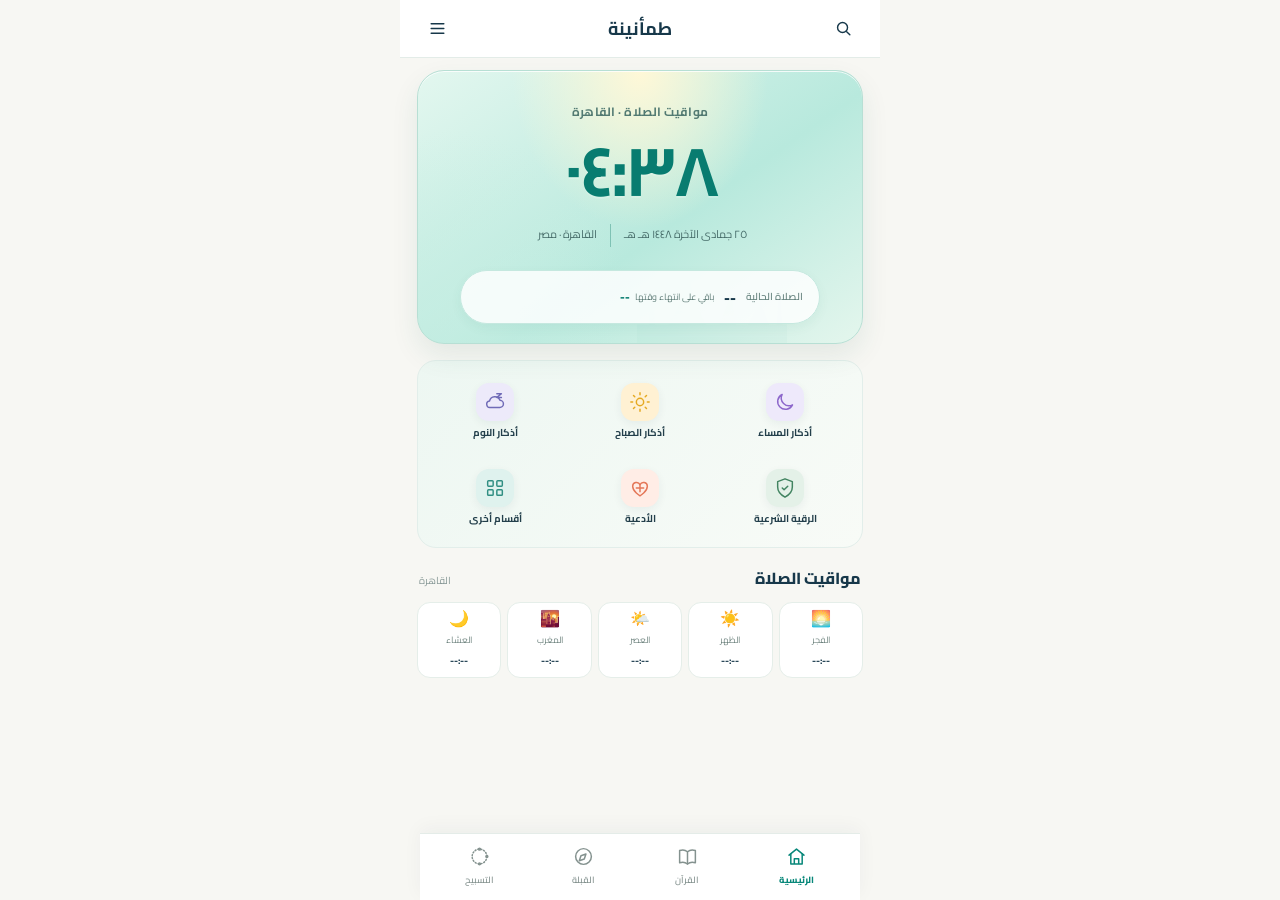
<file: index.html>
<!doctype html>
<html lang="ar" dir="rtl">
<head>
<meta charset="utf-8">
<meta name="viewport" content="width=device-width,initial-scale=1,viewport-fit=cover">
<meta name="theme-color" content="#f7f7f3">
<title>طمأنينة | الرئيسية</title>
<link rel="stylesheet" href="style.css?v=45">
<link rel="manifest" href="manifest.webmanifest">
<link rel="icon" href="app-icon.svg">
</head>
<body class="app-body home-screen">
<header class="app-top home-app-header">
  <a class="top-action app-menu" href="more.html" aria-label="القائمة"><svg viewBox="0 0 24 24" aria-hidden="true"><path d="M4 6h16M4 12h16M4 18h16"/></svg></a>
  <a class="app-brand" href="index.html" aria-label="الرئيسية"><b>طمأنينة</b></a>
  <a class="top-action app-search" href="duas.html" aria-label="بحث"><svg viewBox="0 0 24 24" aria-hidden="true"><circle cx="10.8" cy="10.8" r="6.3"/><path d="m16 16 4 4"/></svg></a>
</header>
<main class="app-main">
  <div class="home-kicker"><span>◆</span> رفيقك اليومي في الطاعة والذكر <span>◆</span></div>
  <section class="prayer-hero">
    <svg class="hero-mosque-art" style="position:absolute;left:0;right:0;bottom:0;display:block;width:100%;height:132px;color:#b4935a;opacity:.22;pointer-events:none;z-index:0" viewBox="0 0 440 150" preserveAspectRatio="xMidYMax slice" aria-hidden="true"><g fill="#b4935a"><path d="M0 137h440v13H0z"/><path d="M23 137V74h8V55h3V40h3v15h4v19h8v63zm-3-63h33v6H20zM29 54h17v5H29zM32 39h10v4H32zM35 17h4v22h-4zM34 17l3-10 3 10z"/><path d="M383 137V74h8V55h3V40h3v15h4v19h8v63zm-3-63h33v6h-33zM389 54h17v5h-17zM392 39h10v4h-10zM395 17h4v22h-4zM394 17l3-10 3 10z"/><path d="M116 137V108h10V93h4v-8h4v8h4v15h9v29zM106 108h46v6h-46zM116 93h26v5h-26z"/><path d="M163 137v-25c0-26 19-43 57-58 38 15 57 32 57 58v25z"/><path d="M207 69V44h5V31h4V15h4v16h4v13h5v25z"/><path d="M266 137v-24c0-18 13-31 37-42 24 11 37 24 37 42v24z"/><path d="M286 85V67h4V56h3V43h4v13h3v11h4v18z"/></g><path d="M216 14c5 3 8 8 8 14-4-4-9-5-14-4 1-5 3-8 6-10Z" fill="#d4b66d"/></svg>
    <div class="hero-label">مواقيت الصلاة · القاهرة</div>
    <div class="hero-clock" id="live-clock">--:--</div>
    <div class="hero-meta"><span id="hijri-date">التاريخ الهجري</span><span class="meta-divider"></span><span>القاهرة · مصر</span></div>
    <div class="next-prayer-card"><span class="next-prayer-pill" id="prayer-state-label">الصلاة الحالية</span><div class="next-prayer-copy"><b id="next-name">--</b><span class="countdown-text"><span id="prayer-remaining-label">باقي على انتهاء وقتها</span><strong id="countdown">--</strong></span></div><span class="next-prayer-mark">۞</span></div>
    </section>
  <div class="section-heading"><h2>الأذكار والأدعية</h2><span>اختر ما يناسب وقتك</span></div>
  <section class="home-categories" aria-label="الأقسام الرئيسية">
    <a class="home-category evening-category" href="adhkar.html?type=evening"><span class="category-icon"><svg fill="none" stroke="#7859a8" stroke-width="1.75" stroke-linecap="round" stroke-linejoin="round" viewBox="0 0 24 24" aria-hidden="true"><path d="M20.2 15.1A8.4 8.4 0 0 1 8.9 3.8 8.5 8.5 0 1 0 20.2 15.1Z"/></svg></span><b>أذكار المساء</b></a>
    <a class="home-category morning-category" href="adhkar.html?type=morning"><span class="category-icon"><svg fill="none" stroke="#df9a1a" stroke-width="1.75" stroke-linecap="round" stroke-linejoin="round" viewBox="0 0 24 24" aria-hidden="true"><circle cx="12" cy="12" r="4"/><path d="M12 2v2m0 16v2M4.9 4.9l1.4 1.4m11.4 11.4 1.4 1.4M2 12h2m16 0h2M4.9 19.1l1.4-1.4M17.7 6.3l1.4-1.4"/></svg></span><b>أذكار الصباح</b></a>
    <a class="home-category sleep-category" href="adhkar.html?type=sleep"><span class="category-icon"><svg fill="none" stroke="#71669b" stroke-width="1.75" stroke-linecap="round" stroke-linejoin="round" viewBox="0 0 24 24" aria-hidden="true"><path d="M7 18h10a4 4 0 0 0 .4-8A6 6 0 0 0 6 11a3.5 3.5 0 0 0 1 7Z"/><path d="M14 3h5l-5 4h5"/></svg></span><b>أذكار النوم</b></a>
    <a class="home-category ruqyah-category" href="ruqyah.html"><span class="category-icon"><svg fill="none" stroke="#43805e" stroke-width="1.75" stroke-linecap="round" stroke-linejoin="round" viewBox="0 0 24 24" aria-hidden="true"><path d="M12 2 20 5v6c0 5-3.4 8.6-8 11-4.6-2.4-8-6-8-11V5l8-3Z"/><path d="m9 12 2 2 4-4"/></svg></span><b>الرقية الشرعية</b></a>
    <a class="home-category dua-category" href="duas.html"><span class="category-icon"><svg fill="none" stroke="#bf7730" stroke-width="1.75" stroke-linecap="round" stroke-linejoin="round" viewBox="0 0 24 24" aria-hidden="true"><path d="M12 20.5S4 16 4 10.2A4.2 4.2 0 0 1 12 8.4a4.2 4.2 0 0 1 8 1.8c0 5.8-8 10.3-8 10.3Z"/><path d="M8 12h8m-4-4v8"/></svg></span><b>الأدعية</b></a>
    <a class="home-category other-category" href="more.html"><span class="category-icon"><svg fill="none" stroke="#148176" stroke-width="1.75" stroke-linecap="round" stroke-linejoin="round" viewBox="0 0 24 24" aria-hidden="true"><rect x="4" y="4" width="6" height="6" rx="1"/><rect x="14" y="4" width="6" height="6" rx="1"/><rect x="4" y="14" width="6" height="6" rx="1"/><rect x="14" y="14" width="6" height="6" rx="1"/></svg></span><b>أقسام أخرى</b></a>
  </section>

  <section class="prayer-schedule" aria-label="مواقيت الصلاة">
    <div class="section-heading schedule-heading"><h2>مواقيت الصلاة</h2><span>القاهرة</span></div>
    <div class="prayer-times" id="prayer-times">
      <div class="prayer-time"><i>🌅</i><span>الفجر</span><b>--:--</b></div><div class="prayer-time"><i>☀️</i><span>الظهر</span><b>--:--</b></div><div class="prayer-time"><i>🌤️</i><span>العصر</span><b>--:--</b></div><div class="prayer-time"><i>🌇</i><span>المغرب</span><b>--:--</b></div><div class="prayer-time"><i>🌙</i><span>العشاء</span><b>--:--</b></div>
    </div>
  </section>
</main>
<nav class="bottom-nav" aria-label="التنقل الرئيسي">
  <a class="active" href="index.html"><span><svg viewBox="0 0 24 24" aria-hidden="true"><path d="m3.5 10.5 8.5-7 8.5 7"/><path d="M5.5 9.5v11h13v-11M9.5 20.5v-6h5v6"/></svg></span>الرئيسية</a>
  <a href="quran.html"><span><svg viewBox="0 0 24 24" aria-hidden="true"><path d="M3 5.2c3.5-1.3 6.6-.7 9 1.4 2.4-2.1 5.5-2.7 9-1.4v14c-3.5-1.3-6.6-.7-9 1.4-2.4-2.1-5.5-2.7-9-1.4z"/><path d="M12 6.6v14"/></svg></span>القرآن</a>
  <a href="qibla.html"><span><svg viewBox="0 0 24 24" aria-hidden="true"><circle cx="12" cy="12" r="9"/><path d="m14.8 9.2-1.9 5.7-5.7 1.9 1.9-5.7z"/></svg></span>القبلة</a>
  <a href="tasbeeh.html"><span><svg viewBox="0 0 24 24" aria-hidden="true"><circle cx="12" cy="12" r="8.4" stroke-dasharray="1.2 2.2"/><circle cx="12" cy="3.6" r="1.1"/><circle cx="20.4" cy="12" r="1.1"/><circle cx="12" cy="20.4" r="1.1"/></svg></span>التسبيح</a>
</nav>
<script>
(()=>{const $=id=>document.getElementById(id),fmt=n=>Number(n).toLocaleString('ar-EG'),names={Fajr:'الفجر',Dhuhr:'الظهر',Asr:'العصر',Maghrib:'المغرب',Isha:'العشاء'},keys=Object.keys(names);
const parts=()=>Object.fromEntries(new Intl.DateTimeFormat('en-GB',{timeZone:'Africa/Cairo',hour:'2-digit',minute:'2-digit',hourCycle:'h23'}).formatToParts(new Date()).map(p=>[p.type,p.value]));
function cairoMinutes(){const p=parts();return Number(p.hour)*60+Number(p.minute)}
function clock(){const p=parts();$('live-clock').textContent=Number(p.hour).toLocaleString('ar-EG',{minimumIntegerDigits:2,useGrouping:false})+':'+Number(p.minute).toLocaleString('ar-EG',{minimumIntegerDigits:2,useGrouping:false})}
function minutes(value){const m=String(value||'').match(/(\d{1,2}):(\d{2})/);return m?Number(m[1])*60+Number(m[2]):null}
function tick(){const t=window.prayerData;if(!t)return;const now=cairoMinutes(),times=Object.fromEntries([...keys,'Sunrise','Midnight'].map(k=>[k,minutes(t[k])]));if(keys.some(k=>times[k]===null)||times.Sunrise===null)return;
let active=null,upcoming=null,target=null;
if(now<times.Fajr){upcoming='Fajr';target=times.Fajr}
else if(now<times.Sunrise){active='Fajr';target=times.Sunrise}
else if(now<times.Dhuhr){upcoming='Dhuhr';target=times.Dhuhr}
else if(now<times.Asr){active='Dhuhr';target=times.Asr}
else if(now<times.Maghrib){active='Asr';target=times.Maghrib}
else if(now<times.Isha){active='Maghrib';target=times.Isha}
else {let islamicMidnight=times.Midnight;if(islamicMidnight===null)islamicMidnight=times.Maghrib+((times.Fajr+1440-times.Maghrib)/2);if(now<islamicMidnight){active='Isha';target=islamicMidnight}else{upcoming='Fajr';target=times.Fajr+1440}}
let left=target-now;if(left<0)left+=1440;const h=Math.floor(left/60),m=left%60;
$('prayer-state-label').textContent=active?'الصلاة الحالية':'الصلاة القادمة';
$('prayer-remaining-label').textContent=active?'باقي على انتهاء وقتها':'متبقي على دخولها';
$('next-name').textContent=names[active||upcoming];
$('countdown').textContent=(h?fmt(h)+' س ':'')+fmt(m)+' د';
document.querySelectorAll('#prayer-times .prayer-time').forEach((el,i)=>{el.classList.remove('current','next');const k=keys[i];if(k===active)el.classList.add('current');else if(!active&&k===upcoming)el.classList.add('next')})
}
clock();setInterval(clock,1000);
const now=new Date(),dateParts=new Intl.DateTimeFormat('en-GB',{timeZone:'Africa/Cairo',day:'2-digit',month:'2-digit',year:'numeric'}).formatToParts(now),date=[dateParts.find(p=>p.type==='day').value,dateParts.find(p=>p.type==='month').value,dateParts.find(p=>p.type==='year').value].join('-');
fetch('https://api.aladhan.com/v1/timingsByCity/'+date+'?city=Cairo&country=Egypt&method=5').then(r=>r.json()).then(j=>{const data=j.data;if(!data?.timings)throw 0;window.prayerData=data.timings;document.querySelectorAll('#prayer-times .prayer-time').forEach((el,i)=>{const v=minutes(data.timings[keys[i]]);el.querySelector('b').textContent=v===null?'--':Math.floor(v/60).toLocaleString('ar-EG',{minimumIntegerDigits:2,useGrouping:false})+':'+(v%60).toLocaleString('ar-EG',{minimumIntegerDigits:2,useGrouping:false})});const h=data.date.hijri;$('hijri-date').textContent=h.weekday.ar+'، '+h.day+' '+h.month.ar+' '+h.year+' هـ';tick();setInterval(tick,15000)}).catch(()=>{$('hijri-date').textContent=new Intl.DateTimeFormat('ar-EG-u-ca-islamic-umalqura',{timeZone:'Africa/Cairo',day:'numeric',month:'long',year:'numeric'}).format(new Date())+' هـ'});
})();
if('serviceWorker'in navigator)addEventListener('load',()=>navigator.serviceWorker.register('./sw.js',{updateViaCache:'none'}).catch(()=>{}));
</script>
</body>
</html>
</file>
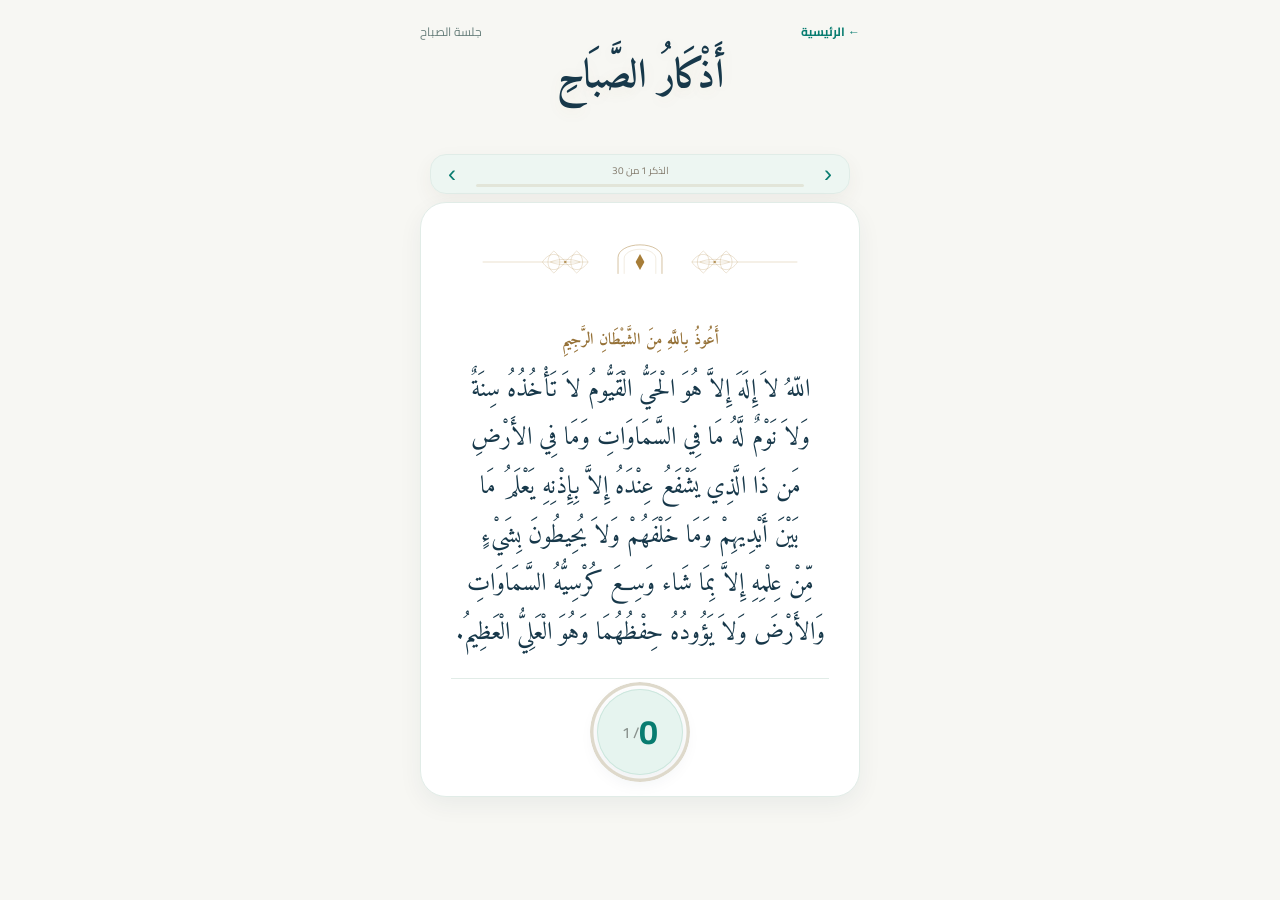
<file: adhkar.html>
<!doctype html>
<html lang="ar" dir="rtl">
<head>
<meta charset="utf-8">
<meta name="viewport" content="width=device-width,initial-scale=1">
<title>الأذكار</title>
<link rel="stylesheet" href="style.css?v=44">
<style>
.adhkar-page{min-height:100svh;padding:12px 14px 20px;background:#e9e1cf;color:#173c31;position:relative;overflow:hidden;display:flex;align-items:flex-start}
.adhkar-page::before{content:"";position:absolute;inset:0;opacity:.22;background-image:radial-gradient(circle at center,transparent 0 42px,rgba(151,113,48,.18) 43px 44px,transparent 45px),radial-gradient(circle at center,transparent 0 20px,rgba(151,113,48,.12) 21px 22px,transparent 23px);background-size:84px 84px;transform:rotate(45deg);pointer-events:none}
.reader{width:min(720px,100%);margin:8px auto 0;position:relative;z-index:1}
.top{display:flex;justify-content:space-between;align-items:center;color:#74817a;font-size:12px;margin-bottom:13px}.back{color:#9d7939;font-weight:700}
.header{text-align:center;margin-bottom:10px;min-height:88px;display:flex;flex-direction:column;justify-content:flex-start;align-items:center}.header .icon{display:block;width:58px;height:58px;border-radius:18px;overflow:hidden;margin:2px auto 6px;box-shadow:0 6px 16px rgba(60,57,42,.08);background-size:190px 199px!important;background-repeat:no-repeat}.header .icon.icon-evening{background-position:-25px 5px!important}.header .icon.icon-morning{background-position:-110px 5px!important}.header .icon.icon-sleep{background-position:-26px -59px!important}.mosque-icon{display:none}.header h1{font-family:Amiri,serif;font-size:40px;line-height:1.05;margin:0;color:#173c31;font-weight:700}
.adhkar-nav{display:flex;align-items:center;gap:7px;margin:0 auto 8px;padding:4px 6px;background:rgba(247,241,226,.38);border:1px solid rgba(151,113,48,.12);border-radius:14px;max-width:420px}.nav-center{flex:1;min-width:0}.counter{text-align:center;color:#7c8781;font-size:10px;margin:0 0 4px}.progress-wrap{background:rgba(23,60,49,.10);border-radius:99px;height:3px;overflow:hidden;margin:0 2px}.progress{height:100%;width:0;background:#92703a;transition:.35s ease}.nav-arrow{width:30px;height:30px;border:0;border-radius:50%;background:transparent;color:#967238;font-size:24px;line-height:1;display:grid;place-items:center;cursor:pointer;transition:.15s ease}.nav-arrow:active{transform:scale(.92)}.nav-arrow:disabled{opacity:.25;cursor:default}.nav-arrow:focus{outline:none}
.card{position:relative;background:#f7f1e2;border:2px solid rgba(151,113,48,.42);border-radius:120px 120px 24px 24px;padding:42px 30px 24px;box-shadow:0 18px 45px rgba(60,57,42,.13);text-align:center;overflow:hidden;height:calc(100svh - 305px);min-height:560px;display:grid;grid-template-rows:minmax(0,1fr) 108px;align-items:center}
.card .zikr{position:absolute;top:120px;left:30px;right:30px;width:auto;height:calc(100% - 250px);min-height:0;display:flex;align-items:flex-start;justify-content:center;overflow:auto;padding:0}
.card .zikr:not(.quran){top:100px}.fadhl-note{z-index:3;position:absolute;left:38px;right:38px;bottom:130px;height:42px;display:flex;align-items:center;justify-content:center;text-align:center;font-family:Cairo,Arial,sans-serif;font-size:10px;line-height:1.7;color:#8a918c;font-weight:400;opacity:.9;pointer-events:none}.counter-area{position:absolute;left:30px;right:30px;bottom:36px;height:82px;border-top:1px solid rgba(151,113,48,.18);padding-top:10px;display:flex;justify-content:center;align-items:flex-start}
.counter-area .count-number{flex:none;order:unset;margin:0}
@media(max-width:650px){.fadhl-note{left:20px;right:20px;bottom:122px;height:40px;font-size:9px}}
.card::before,.card::after{display:none}
.upper-ornament{position:absolute;top:27px;left:52px;right:52px;height:64px;display:flex;align-items:center;justify-content:center;pointer-events:none;z-index:0}
.top-ornament-svg{display:block;width:100%;height:64px}
.orn-line{fill:none;stroke:rgba(167,125,56,.55);stroke-width:1}
.orn-knot path{fill:none;stroke:rgba(167,125,56,.42);stroke-width:1.15}
.orn-knot circle{fill:#a77d38;opacity:.72}
.orn-arch{fill:none;stroke:rgba(167,125,56,.72);stroke-width:1.45}
.orn-arch-soft{fill:none;stroke:rgba(167,125,56,.35);stroke-width:1}
.orn-diamond{fill:#a77d38;stroke:none}
@media(max-width:650px){.upper-ornament{top:27px;left:30px;right:30px;height:58px}.top-ornament-svg{height:58px}}
.card.fade-out{opacity:0;transform:translateY(8px)}.card.fade-in{animation:cardIn .3s ease}
@keyframes cardIn{from{opacity:0;transform:translateY(-8px)}to{opacity:1;transform:translateY(0)}}
.zikr{font-family:Amiri,serif;font-size:clamp(24px,3.6vw,34px);line-height:1.85;color:#173c31;max-width:680px;margin:0 auto;text-wrap:balance;overflow-wrap:normal;word-break:normal}.zikr.quran{flex-direction:column;justify-content:flex-start;padding-top:6px}.zikr.quran .istiadhah{font-size:.62em;color:#967238;margin-bottom:14px;font-weight:700;display:block;width:100%;text-align:center}.zikr.quran .quran-text{font-size:.96em;line-height:1.95;text-wrap:balance}.zikr.quran{max-width:690px}.zikr.long{font-size:clamp(21px,3.1vw,29px);line-height:1.8;text-wrap:balance}.zikr.very-long{font-size:clamp(19px,2.8vw,26px);line-height:1.75;text-wrap:balance}
.progress-label{font-size:11px;color:#7e8983;margin-top:14px}.count-number{position:relative;border:0;background:#f7f1e2;font:700 34px Cairo;color:#173c31;cursor:pointer;display:flex;align-items:center;justify-content:center;width:86px;height:86px;padding:5px;margin:18px auto 8px;line-height:1;border-radius:50%;box-shadow:0 8px 20px rgba(60,57,42,.09),inset 0 0 0 1px rgba(151,113,48,.3);transition:transform .12s ease,box-shadow .12s ease}.count-number::before{content:"";position:absolute;inset:-7px;border-radius:50%;background:conic-gradient(#a77d38 var(--progress,0%),#dfe3d9 0);-webkit-mask:radial-gradient(farthest-side,transparent calc(100% - 4px),#000 calc(100% - 3px));mask:radial-gradient(farthest-side,transparent calc(100% - 4px),#000 calc(100% - 3px));transition:background .2s ease}.count-number:active,.count-number.is-pressed{transform:scale(.94);outline:none;-webkit-tap-highlight-color:transparent}.count-number:focus{outline:none}.count-number:focus-visible{outline:none}.count-number span{font-size:15px;color:#89918d;font-weight:600}.count-number .counter-value{font-size:34px;color:#173c31;font-weight:700}

.fadhl{margin:18px auto 0;padding-top:13px;border-top:1px solid rgba(151,113,48,.18);max-width:620px}.fadhl-title{font-size:12px;color:#967238;font-weight:700;margin-bottom:4px}.fadhl-text{font-size:11px;line-height:1.8;color:#7a857f}

.done{display:none;text-align:center;padding:30px 20px}.done.show{display:block}.done h2{font-family:Amiri;font-size:38px;color:#173c31;margin:8px}.done p{color:#738079}.restart{display:inline-block;margin-top:8px;color:#967238;font-weight:700}
@media(prefers-reduced-motion:reduce){.card{transition:none}.card.fade-in,.count-number.is-pressed{animation:none}}
@media(max-width:650px){.adhkar-page{padding:10px 11px 18px}.top{margin-bottom:11px}.header{margin-bottom:8px}.header h1{font-size:36px}.card{padding:38px 17px 21px;border-radius:90px 90px 20px 20px;height:calc(100svh - 265px);min-height:500px}.card .zikr{top:105px;left:17px;right:17px;height:calc(100% - 220px)}.counter-area{left:17px;right:17px;bottom:42px;height:78px}.zikr{font-size:25px;line-height:1.85}.count-number{font-size:34px}.adhkar-nav{margin-bottom:7px;padding:3px 5px}.nav-arrow{width:28px;height:28px;font-size:22px}}
</style>
<style id="readerDarkFix">body.dark .adhkar-page,body.dark .duas-page,body.dark .ruqyah-page,body.dark .tasbeeh-page{background:#101914!important;color:#e9eee9!important}body.dark .adhkar-page .card,body.dark .ruqyah-page .card,body.dark .duas-page .dua-card,body.dark .tasbeeh-page .tasbeeh-card{background:#1b2923!important;color:#edf1eb!important}body.dark .adhkar-page .zikr,body.dark .ruqyah-page .zikr,body.dark .duas-page .dua-text,body.dark .tasbeeh-page .zikr-name{color:#edf1eb!important}body.dark .adhkar-page .header h1,body.dark .ruqyah-page .header h1,body.dark .duas-page .duas-header h1,body.dark .tasbeeh-page .tasbeeh-header h1{color:#eef1eb!important}body.dark .adhkar-page .fadhl-note,body.dark .ruqyah-page .fadhl-text,body.dark .tasbeeh-page .fadhl-text{color:#aebbb4!important}</style>
<style id="morning-polish-v1">
/* Morning reader visual polish */
.adhkar-page:has(.reader.theme-morning){
  background:
    radial-gradient(circle at 50% -5%,rgba(255,250,232,.98) 0%,rgba(247,237,211,.9) 28%,transparent 55%),
    radial-gradient(circle at 8% 100%,rgba(205,220,207,.28),transparent 34%),
    linear-gradient(180deg,#f8f0df 0%,#eee3cb 58%,#e5d8bd 100%)!important;
}
.adhkar-page:has(.reader.theme-morning)::before{opacity:.11}
.adhkar-page:has(.reader.theme-morning) .top{color:#7d867e}
.adhkar-page:has(.reader.theme-morning) .back{color:#997334}
.adhkar-page:has(.reader.theme-morning) .header{margin-bottom:13px}
.adhkar-page:has(.reader.theme-morning) .header .icon{
  width:64px;height:64px;border-radius:20px;margin-bottom:8px;
  box-shadow:0 9px 22px rgba(105,83,42,.13),0 0 0 1px rgba(167,125,56,.12);
}
.adhkar-page:has(.reader.theme-morning) .header h1{
  font-size:42px;color:#6e542c!important;
  text-shadow:0 3px 16px rgba(151,113,48,.08);
}
.adhkar-page:has(.reader.theme-morning) .adhkar-nav{
  background:rgba(255,250,238,.66);
  border-color:rgba(151,113,48,.16);
  box-shadow:0 7px 20px rgba(82,69,43,.06);
  backdrop-filter:blur(7px);
  border-radius:16px;
}
.adhkar-page:has(.reader.theme-morning) .counter{color:#837b6d}
.adhkar-page:has(.reader.theme-morning) .progress-wrap{background:rgba(151,113,48,.13)}
.adhkar-page:has(.reader.theme-morning) .progress{background:linear-gradient(90deg,#a17b38,#c49b53)!important}
.adhkar-page:has(.reader.theme-morning) .nav-arrow{color:#9a7437}
.adhkar-page:has(.reader.theme-morning) .card{
  background:rgba(250,245,232,.94)!important;
  border:1px solid rgba(151,113,48,.27);
  border-radius:82px 82px 26px 26px;
  box-shadow:0 22px 52px rgba(77,67,46,.13),0 3px 10px rgba(151,113,48,.05);
}
.adhkar-page:has(.reader.theme-morning) .card::before{border-color:rgba(151,113,48,.42)}
.adhkar-page:has(.reader.theme-morning) .card::after{background:#faf5e8;color:#a77d38}
.adhkar-page:has(.reader.theme-morning) .zikr{color:#23483c}
.adhkar-page:has(.reader.theme-morning) .fadhl-note{color:#8b877e}
.adhkar-page:has(.reader.theme-morning) .counter-area{border-top-color:rgba(151,113,48,.15)}
.adhkar-page:has(.reader.theme-morning) .count-number{
  background:#faf5e8;color:#23483c;
  box-shadow:0 9px 22px rgba(77,67,46,.09),inset 0 0 0 1px rgba(151,113,48,.26);
}
.adhkar-page:has(.reader.theme-morning) .count-number::before{background:conic-gradient(#a77d38 var(--progress,0%),#ded9cb 0)}
@media(max-width:650px){
  .adhkar-page:has(.reader.theme-morning) .header h1{font-size:38px}
  .adhkar-page:has(.reader.theme-morning) .header .icon{width:58px;height:58px;border-radius:18px}
  .adhkar-page:has(.reader.theme-morning) .card{border-radius:66px 66px 20px 20px}
}
</style>
<style id="morning-icon-fix-v2">
/* Restore a visible morning icon and pull the title back up */
.adhkar-page:has(.reader.theme-morning) .header{
  margin-bottom:9px!important;
}
.adhkar-page:has(.reader.theme-morning) .header .icon.icon-morning{
  width:56px!important;
  height:56px!important;
  margin:0 auto 3px!important;
  border-radius:18px;
  position:relative;
  overflow:hidden;
  background:
    radial-gradient(circle at 50% 47%,#f7d98a 0 11px,transparent 12px),
    linear-gradient(180deg,#fff4d5 0%,#f4e5bf 100%)!important;
  box-shadow:0 8px 20px rgba(105,83,42,.12),0 0 0 1px rgba(167,125,56,.14);
}
.adhkar-page:has(.reader.theme-morning) .header .icon.icon-morning::before{
  content:"";
  position:absolute;
  left:10px;
  right:10px;
  bottom:11px;
  height:2px;
  border-radius:99px;
  background:linear-gradient(90deg,transparent,#a77d38 18%,#a77d38 82%,transparent);
  opacity:.7;
}
.adhkar-page:has(.reader.theme-morning) .header .icon.icon-morning::after{
  content:"☀";
  position:absolute;
  inset:0;
  display:grid;
  place-items:center;
  padding-bottom:1px;
  font-size:25px;
  line-height:1;
  color:#b7832d;
  text-shadow:0 2px 7px rgba(167,125,56,.16);
}
.adhkar-page:has(.reader.theme-morning) .header h1{
  margin-top:0!important;
}
@media(max-width:650px){
  .adhkar-page:has(.reader.theme-morning) .header .icon.icon-morning{
    width:52px!important;
    height:52px!important;
    border-radius:16px;
  }
  .adhkar-page:has(.reader.theme-morning) .header .icon.icon-morning::after{font-size:23px}
}
</style>
<style id="morning-icon-fix-v3">
/* Remove the added morning icon and move the title upward */
.adhkar-page:has(.reader.theme-morning) .header .icon.icon-morning{
  display:none!important;
}
.adhkar-page:has(.reader.theme-morning) .header{
  min-height:0!important;
  margin-bottom:7px!important;
}
.adhkar-page:has(.reader.theme-morning) .header h1{
  margin-top:0!important;
  transform:translateY(-9px);
}
</style>
<style id="morning-match-evening-v1">
/* Keep morning content geometry identical to evening */
.adhkar-page:has(.reader.theme-morning) .header{
  margin-bottom:10px!important;
  min-height:88px!important;
}
.adhkar-page:has(.reader.theme-morning) .header h1{
  font-size:40px!important;
  line-height:1.05!important;
  transform:none!important;
  margin:0!important;
}
.adhkar-page:has(.reader.theme-morning) .card{
  border-radius:120px 120px 24px 24px!important;
}
@media(max-width:650px){
  .adhkar-page:has(.reader.theme-morning) .header{
    margin-bottom:8px!important;
    min-height:88px!important;
  }
  .adhkar-page:has(.reader.theme-morning) .header h1{
    font-size:36px!important;
  }
  .adhkar-page:has(.reader.theme-morning) .card{
    border-radius:90px 90px 20px 20px!important;
  }
}
.zikr.quran .bismillah{font-size:.62em;color:#967238;margin-bottom:14px;font-weight:700;display:block;width:100%;text-align:center;line-height:1.4}.zikr.quran .istiadhah{font-size:.62em;color:#967238;margin-bottom:14px;font-weight:700;display:block;width:100%;text-align:center;line-height:1.4}
</style><style>

.adhkar-page:not(#ui-root){background:#f7f7f3!important;background-image:none!important;color:#17384a!important}
.adhkar-page:not(#ui-root)::before{display:none!important}
.adhkar-page:not(#ui-root) .reader{width:min(100%,440px)!important;margin:8px auto 0!important}
.adhkar-page:not(#ui-root) .top{color:#687f7b!important}
.adhkar-page:not(#ui-root) .back{color:#087c70!important}
.adhkar-page:not(#ui-root) .header h1{color:#17384a!important}
.adhkar-page:not(#ui-root) .adhkar-nav{background:#edf6f2!important;border:1px solid #e0ece7!important;border-radius:16px!important}
.adhkar-page:not(#ui-root) .nav-arrow{color:#087c70!important}
.adhkar-page:not(#ui-root) .card,
.adhkar-page:not(#ui-root):has(.reader) .card{background:#fff!important;border:1px solid #e1ece7!important;border-radius:26px!important;box-shadow:0 8px 24px rgba(23,56,74,.06)!important}
.adhkar-page:not(#ui-root) .card::before,.adhkar-page:not(#ui-root) .card::after{display:none!important}
.adhkar-page:not(#ui-root) .zikr{color:#17384a!important}
.adhkar-page:not(#ui-root) .counter-area{border-color:#e1ece7!important}
.adhkar-page:not(#ui-root) .count-number{background:#e6f4ef!important;color:#087c70!important;box-shadow:0 6px 18px rgba(23,56,74,.08),inset 0 0 0 1px #cde7de!important}
.adhkar-page:not(#ui-root) .count-number .counter-value{color:#087c70!important}
.adhkar-page:not(#ui-root) .progress{background:#0a8b7d!important}
.adhkar-page:not(#ui-root) .fadhl-title{color:#087c70!important}

</style></head>
<body>
<main class="adhkar-page"><div class="reader theme-morning">
<div class="top"><a class="back" href="index.html">← الرئيسية</a><span id="session"></span></div>
<div class="header"><h1 id="title">أذكار الصباح</h1></div>
<div class="adhkar-nav" aria-label="التنقل بين الأذكار">
<button class="nav-arrow" id="prevBtn" type="button" aria-label="الذكر السابق">‹</button>
<div class="nav-center">
<div class="counter" id="counter"></div>
<div class="progress-wrap"><div class="progress" id="progress"></div></div>
</div>
<button class="nav-arrow" id="nextBtn" type="button" aria-label="الذكر التالي">›</button>
</div>
<article class="card" id="card">
<div class="upper-ornament" aria-hidden="true">
<svg class="top-ornament-svg" viewBox="0 0 760 90" preserveAspectRatio="xMidYMid meet">
<path class="orn-line" d="M22 45 H158" />
<path class="orn-line" d="M602 45 H738" />
<g class="orn-knot" transform="translate(158 15)">
<path d="M0 30 C15 7 36 7 52 30 C36 53 15 53 0 30Z"/>
<path d="M52 30 C68 7 89 7 104 30 C89 53 68 53 52 30Z"/>
<path d="M26 5 C44 18 44 42 26 55 C8 42 8 18 26 5Z"/>
<path d="M78 5 C96 18 96 42 78 55 C60 42 60 18 78 5Z"/>
<path d="M0 30 H104"/>
<path d="M18 30 C35 22 69 22 86 30 C69 38 35 38 18 30Z"/>
<circle cx="52" cy="30" r="3"/>
</g>
<g class="orn-knot" transform="translate(498 15)">
<path d="M0 30 C15 7 36 7 52 30 C36 53 15 53 0 30Z"/>
<path d="M52 30 C68 7 89 7 104 30 C89 53 68 53 52 30Z"/>
<path d="M26 5 C44 18 44 42 26 55 C8 42 8 18 26 5Z"/>
<path d="M78 5 C96 18 96 42 78 55 C60 42 60 18 78 5Z"/>
<path d="M0 30 H104"/>
<path d="M18 30 C35 22 69 22 86 30 C69 38 35 38 18 30Z"/>
<circle cx="52" cy="30" r="3"/>
</g>
<path class="orn-arch" d="M330 72 V35 C330 19 351 6 380 6 C409 6 430 19 430 35 V72"/>
<path class="orn-arch-soft" d="M344 72 V37 C344 26 359 16 380 16 C401 16 416 26 416 37 V72"/>
<path class="orn-diamond" d="M380 27 L390 45 L380 63 L370 45 Z"/>
</svg></div>
<div class="zikr" id="zikr"></div>
<div class="fadhl-note" id="fadhlNote"></div>
<div class="counter-area"><button class="count-number" id="countNumber" type="button" aria-label="تسجيل الذكر"><span class="counter-value">0</span> <span>/ 3</span></button></div>
</article>
<section class="done" id="done"><div style="font-size:48px">🤍</div><h2>أحسنت</h2><p>أتممت أذكارك. تقبّل الله منك، وجعل يومك مليئًا بالسكينة.</p><a class="restart" href="index.html">العودة للرئيسية</a></section>
</div></main>
<script>
const morning=[
["اللّهُ لاَ إِلَهَ إِلاَّ هُوَ الْحَيُّ الْقَيُّومُ لاَ تَأْخُذُهُ سِنَةٌ وَلاَ نَوْمٌ لَّهُ مَا فِي السَّمَاوَاتِ وَمَا فِي الأَرْضِ مَن ذَا الَّذِي يَشْفَعُ عِنْدَهُ إِلاَّ بِإِذْنِهِ يَعْلَمُ مَا بَيْنَ أَيْدِيهِمْ وَمَا خَلْفَهُمْ وَلاَ يُحِيطُونَ بِشَيْءٍ مِّنْ عِلْمِهِ إِلاَّ بِمَا شَاء وَسِعَ كُرْسِيُّهُ السَّمَاوَاتِ وَالأَرْضَ وَلاَ يَؤُودُهُ حِفْظُهُمَا وَهُوَ الْعَلِيُّ الْعَظِيمُ.",1],
["بِسْمِ اللهِ الرَّحْمنِ الرَّحِيم\nقُلۡ هُوَ ٱللَّهُ أَحَدٌ ﴿١﴾ ٱللَّهُ ٱلصَّمَدُ ﴿٢﴾ لَمۡ يَلِدۡ وَلَمۡ يُولَدۡ ﴿٣﴾ وَلَمۡ يَكُن لَّهُۥ كُفُوًا أَحَدُۢ ﴿٤﴾",3],
["بِسْمِ اللهِ الرَّحْمنِ الرَّحِيم\nقُلۡ أَعُوذُ بِرَبِّ ٱلۡفَلَقِ ﴿١﴾ مِن شَرِّ مَا خَلَقَ ﴿٢﴾ وَمِن شَرِّ غَاسِقٍ إِذَا وَقَبَ ﴿٣﴾ وَمِن شَرِّ ٱلنَّفَّٰثَٰتِ فِي ٱلۡعُقَدِ ﴿٤﴾ وَمِن شَرِّ حَاسِدٍ إِذَا حَسَدَ ﴿٥﴾",3],
["بِسْمِ اللهِ الرَّحْمنِ الرَّحِيم\nقُلۡ أَعُوذُ بِرَبِّ ٱلنَّاسِ ﴿١﴾ مَلِكِ ٱلنَّاسِ ﴿٢﴾ إِلَٰهِ ٱلنَّاسِ ﴿٣﴾ مِن شَرِّ ٱلۡوَسۡوَاسِ ٱلۡخَنَّاسِ ﴿٤﴾ ٱلَّذِي يُوَسۡوِسُ فِي صُدُورِ ٱلنَّاسِ ﴿٥﴾ مِنَ ٱلۡجِنَّةِ وَٱلنَّاسِ ﴿٦﴾",3],
["أَصْبَحْنا وَأَصْبَحَ المُلْكُ لله وَالحَمدُ لله ، لا إلهَ إلاّ اللّهُ وَحدَهُ لا شَريكَ لهُ، لهُ المُلكُ ولهُ الحَمْد، وهُوَ على كلّ شَيءٍ قدير ، رَبِّ أسْأَلُكَ خَيرَ ما في هذا اليوم وَخَيرَ ما بَعْدَه ، وَأَعوذُ بِكَ مِنْ شَرِّ ما في هذا اليوم وَشَرِّ ما بَعْدَه، رَبِّ أَعوذُبِكَ مِنَ الْكَسَلِ وَسوءِ الْكِبَر ، رَبِّ أَعوذُ بِكَ مِنْ عَذابٍ في النّارِ وَعَذابٍ في القَبْر.",1],
["اللّهمَّ أَنْتَ رَبِّي لا إلهَ إلاّ أَنْتَ ، خَلَقْتَني وَأَنا عَبْدُك ، وَأَنا عَلى عَهْدِكَ وَوَعْدِكَ ما اسْتَطَعْت ، أَعوذُبِكَ مِنْ شَرِّ ما صَنَعْت ، أَبوءُ لَكَ بِنِعْمَتِكَ عَلَيَّ وَأَبوءُ بِذَنْبي فَاغْفِرْ لي فَإِنَّهُ لا يَغْفِرُ الذُّنوبَ إِلاّ أَنْتَ.",1],
["اللّهُمَّ إِنِّي أَصْبَحْتُ أُشْهِدُك ، وَأُشْهِدُ حَمَلَةَ عَرْشِك ، وَمَلَائِكَتَكَ ، وَجَميعَ خَلْقِك ، أَنَّكَ أَنْتَ اللهُ لا إلهَ إلاّ أَنْتَ وَحْدَكَ لا شَريكَ لَك ، وَأَنَّ ُ مُحَمّداً عَبْدُكَ وَرَسولُك.",1],
["اللّهُمَّ ما أَصْبََحَ بي مِنْ نِعْمَةٍ أَو بِأَحَدٍ مِنْ خَلْقِك ، فَمِنْكَ وَحْدَكَ لا شريكَ لَك ، فَلَكَ الْحَمْدُ وَلَكَ الشُّكْر.",1],
["حَسْبِيَ اللّهُ لا إلهَ إلاّ هُوَ عَلَيهِ تَوَكَّلتُ وَهُوَ رَبُّ العَرْشِ العَظيم.",7],
["بِسمِ اللهِ الذي لا يَضُرُّ مَعَ اسمِهِ شَيءٌ في الأرْضِ وَلا في السّماءِ وَهوَ السّميعُ العَليم.",3],
["اللّهُمَّ بِكَ أَصْبَحْنا وَبِكَ أَمْسَينا ، وَبِكَ نَحْيا وَبِكَ نَمُوتُ وَإِلَيْكَ النُّشُور.",1],
["أَصْبَحْنا عَلَى فِطْرَةِ الإسْلاَمِ، وَعَلَى كَلِمَةِ الإِخْلاَصِ، وَعَلَى دِينِ نَبِيِّنَا مُحَمَّدٍ صَلَّى اللهُ عَلَيْهِ وَسَلَّمَ، وَعَلَى مِلَّةِ أَبِينَا إبْرَاهِيمَ حَنِيفاً مُسْلِماً وَمَا كَانَ مِنَ المُشْرِكِينَ.",1],
["سُبْحانَ اللهِ وَبِحَمْدِهِ عَدَدَ خَلْقِه ، وَرِضا نَفْسِه ، وَزِنَةَ عَرْشِه ، وَمِدادَ كَلِماتِه.",3],
["اللّهُمَّ عافِني في بَدَني ، اللّهُمَّ عافِني في سَمْعي ، اللّهُمَّ عافِني في بَصَري ، لا إلهَ إلاّ أَنْتَ.",3],
["اللّهُمَّ إِنّي أَعوذُ بِكَ مِنَ الْكُفر ، وَالفَقْر ، وَأَعوذُ بِكَ مِنْ عَذابِ القَبْر ، لا إلهَ إلاّ أَنْتَ.",3],
["اللّهُمَّ إِنِّي أسْأَلُكَ العَفْوَ وَالعافِيةَ في الدُّنْيا وَالآخِرَة ، اللّهُمَّ إِنِّي أسْأَلُكَ العَفْوَ وَالعافِيةَ في ديني وَدُنْيايَ وَأهْلي وَمالي ، اللّهُمَّ اسْتُرْ عوْراتي وَآمِنْ رَوْعاتي ، اللّهُمَّ احْفَظْني مِن بَينِ يَدَيَّ وَمِن خَلْفي وَعَن يَميني وَعَن شِمالي ، وَمِن فَوْقي ، وَأَعوذُ بِعَظَمَتِكَ أَن أُغْتالَ مِن تَحْتي.",1],
["يَا حَيُّ يَا قيُّومُ بِرَحْمَتِكَ أسْتَغِيثُ أصْلِحْ لِي شَأنِي كُلَّهُ وَلاَ تَكِلْنِي إلَى نَفْسِي طَرْفَةَ عَيْنٍ.",3],
["أَصْبَحْنا وَأَصْبَحْ المُلكُ للهِ رَبِّ العالَمين ، اللّهُمَّ إِنِّي أسْأَلُكَ خَيْرَ هذا اليَوْم ، فَتْحَهُ ، وَنَصْرَهُ ، وَنورَهُ وَبَرَكَتَهُ ، وَهُداهُ ، وَأَعوذُ بِكَ مِنْ شَرِّ ما فيهِ وَشَرِّ ما بَعْدَه.",1],
["اللّهُمَّ عالِمَ الغَيْبِ وَالشّهادَةِ فاطِرَ السّماواتِ وَالأرْضِ رَبَّ كلِّ شَيءٍ وَمَليكَه ، أَشْهَدُ أَنْ لا إِلهَ إِلاّ أَنْت ، أَعوذُ بِكَ مِن شَرِّ نَفْسي وَمِن شَرِّ الشَّيْطانِ وَشِرْكِهِ ، وَأَنْ أَقْتَرِفَ عَلى نَفْسي سوءاً أَوْ أَجُرَّهُ إِلى مُسْلِم.",1],
["أَعوذُ بِكَلِماتِ اللّهِ التّامّاتِ مِنْ شَرِّ ما خَلَق.",3],
["اللَّهُمَّ صَلِّ وَسَلِّمْ وَبَارِكْ على نَبِيِّنَا مُحمَّد.",10],
["اللَّهُمَّ إِنَّا نَعُوذُ بِكَ مِنْ أَنْ نُشْرِكَ بِكَ شَيْئًا نَعْلَمُهُ ، وَنَسْتَغْفِرُكَ لِمَا لَا نَعْلَمُهُ.",3],
["اللَّهُمَّ إِنِّي أَعُوذُ بِكَ مِنْ الْهَمِّ وَالْحَزَنِ، وَأَعُوذُ بِكَ مِنْ الْعَجْزِ وَالْكَسَلِ، وَأَعُوذُ بِكَ مِنْ الْجُبْنِ وَالْبُخْلِ، وَأَعُوذُ بِكَ مِنْ غَلَبَةِ الدَّيْنِ، وَقَهْرِ الرِّجَالِ.",3],
["أسْتَغْفِرُ اللهَ العَظِيمَ الَّذِي لاَ إلَهَ إلاَّ هُوَ، الحَيُّ القَيُّومُ، وَأتُوبُ إلَيهِ.",3],
["يَا رَبِّ , لَكَ الْحَمْدُ كَمَا يَنْبَغِي لِجَلَالِ وَجْهِكَ , وَلِعَظِيمِ سُلْطَانِكَ.",3],
["اللَّهُمَّ إِنِّي أَسْأَلُكَ عِلْمًا نَافِعًا، وَرِزْقًا طَيِّبًا، وَعَمَلًا مُتَقَبَّلًا.",1],
["اللَّهُمَّ أَنْتَ رَبِّي لا إِلَهَ إِلا أَنْتَ ، عَلَيْكَ تَوَكَّلْتُ ، وَأَنْتَ رَبُّ الْعَرْشِ الْعَظِيمِ , مَا شَاءَ اللَّهُ كَانَ ، وَمَا لَمْ يَشَأْ لَمْ يَكُنْ ، وَلا حَوْلَ وَلا قُوَّةَ إِلا بِاللَّهِ الْعَلِيِّ الْعَظِيمِ , أَعْلَمُ أَنَّ اللَّهَ عَلَى كُلِّ شَيْءٍ قَدِيرٌ ، وَأَنَّ اللَّهَ قَدْ أَحَاطَ بِكُلِّ شَيْءٍ عِلْمًا , اللَّهُمَّ إِنِّي أَعُوذُ بِكَ مِنْ شَرِّ نَفْسِي ، وَمِنْ شَرِّ كُلِّ دَابَّةٍ أَنْتَ آخِذٌ بِنَاصِيَتِهَا ، إِنَّ رَبِّي عَلَى صِرَاطٍ مُسْتَقِيمٍ.",1],
["لَا إلَه إلّا اللهُ وَحْدَهُ لَا شَرِيكَ لَهُ، لَهُ الْمُلْكُ وَلَهُ الْحَمْدُ وَهُوَ عَلَى كُلِّ شَيْءِ قَدِيرِ.",100],
["سُبْحانَ اللهِ وَبِحَمْدِهِ.",100],
["أسْتَغْفِرُ اللهَ وَأتُوبُ إلَيْهِ",100],
];
const evening=[
["بِسْمِ اللهِ الرَّحْمنِ الرَّحِيم\nاللّهُ لاَ إِلَهَ إِلاَّ هُوَ الْحَيُّ الْقَيُّومُ لاَ تَأْخُذُهُ سِنَةٌ وَلاَ نَوْمٌ لَّهُ مَا فِي السَّمَاوَاتِ وَمَا فِي الأَرْضِ مَن ذَا الَّذِي يَشْفَعُ عِنْدَهُ إِلاَّ بِإِذْنِهِ يَعْلَمُ مَا بَيْنَ أَيْدِيهِمْ وَمَا خَلْفَهُمْ وَلاَ يُحِيطُونَ بِشَيْءٍ مِّنْ عِلْمِهِ إِلاَّ بِمَا شَاء وَسِعَ كُرْسِيُّهُ السَّمَاوَاتِ وَالأَرْضَ وَلاَ يَؤُودُهُ حِفْظُهُمَا وَهُوَ الْعَلِيُّ الْعَظِيمُ",1],
["بِسْمِ اللهِ الرَّحْمنِ الرَّحِيم\nقُلۡ هُوَ ٱللَّهُ أَحَدٌ ﴿١﴾ ٱللَّهُ ٱلصَّمَدُ ﴿٢﴾ لَمۡ يَلِدۡ وَلَمۡ يُولَدۡ ﴿٣﴾ وَلَمۡ يَكُن لَّهُۥ كُفُوًا أَحَدُۢ ﴿٤﴾",3],
["بِسْمِ اللهِ الرَّحْمنِ الرَّحِيم\nقُلۡ أَعُوذُ بِرَبِّ ٱلۡفَلَقِ ﴿١﴾ مِن شَرِّ مَا خَلَقَ ﴿٢﴾ وَمِن شَرِّ غَاسِقٍ إِذَا وَقَبَ ﴿٣﴾ وَمِن شَرِّ ٱلنَّفَّٰثَٰتِ فِي ٱلۡعُقَدِ ﴿٤﴾ وَمِن شَرِّ حَاسِدٍ إِذَا حَسَدَ ﴿٥﴾",3],
["بِسْمِ اللهِ الرَّحْمنِ الرَّحِيم\nقُلۡ أَعُوذُ بِرَبِّ ٱلنَّاسِ ﴿١﴾ مَلِكِ ٱلنَّاسِ ﴿٢﴾ إِلَٰهِ ٱلنَّاسِ ﴿٣﴾ مِن شَرِّ ٱلۡوَسۡوَاسِ ٱلۡخَنَّاسِ ﴿٤﴾ ٱلَّذِي يُوَسۡوِسُ فِي صُدُورِ ٱلنَّاسِ ﴿٥﴾ مِنَ ٱلۡجِنَّةِ وَٱلنَّاسِ ﴿٦﴾",3],
["أَمْسَيْنا وَأَمْسى الملكُ لله وَالحَمدُ لله ، لا إلهَ إلاّ اللّهُ وَحدَهُ لا شَريكَ لهُ، لهُ المُلكُ ولهُ الحَمْد، وهُوَ على كلّ شَيءٍ قدير ، رَبِّ أسْأَلُكَ خَيرَ ما في هذهِ اللَّيْلَةِ وَخَيرَ ما بَعْدَها ، وَأَعوذُ بِكَ مِنْ شَرِّ ما في هذهِ اللَّيْلةِ وَشَرِّ ما بَعْدَها ، رَبِّ أَعوذُبِكَ مِنَ الْكَسَلِ وَسوءِ الْكِبَر ، رَبِّ أَعوذُ بِكَ مِنْ عَذابٍ في النّارِ وَعَذابٍ في القَبْر.",3],
["اللّهمَّ أَنْتَ رَبِّي لا إلهَ إلاّ أَنْتَ ، خَلَقْتَني وَأَنا عَبْدُك ، وَأَنا عَلى عَهْدِكَ وَوَعْدِكَ ما اسْتَطَعْت ، أَعوذُبِكَ مِنْ شَرِّ ما صَنَعْت ، أَبوءُ لَكَ بِنِعْمَتِكَ عَلَيَّ وَأَبوءُ بِذَنْبي فَاغْفِرْ لي فَإِنَّهُ لا يَغْفِرُ الذُّنوبَ إِلاّ أَنْتَ .",1],
["اللّهُمَّ إِنِّي أَمسيتُ أُشْهِدُك ، وَأُشْهِدُ حَمَلَةَ عَرْشِك ، وَمَلَائِكَتَكَ ، وَجَميعَ خَلْقِك ، أَنَّكَ أَنْتَ اللهُ لا إلهَ إلاّ أَنْتَ وَحْدَكَ لا شَريكَ لَك ، وَأَنَّ ُ مُحَمّداً عَبْدُكَ وَرَسولُك.",4],
["اللّهُمَّ ما أَمسى بي مِنْ نِعْمَةٍ أَو بِأَحَدٍ مِنْ خَلْقِك ، فَمِنْكَ وَحْدَكَ لا شريكَ لَك ، فَلَكَ الْحَمْدُ وَلَكَ الشُّكْر.",1],
["حَسْبِيَ اللّهُ لا إلهَ إلاّ هُوَ عَلَيهِ تَوَكَّلتُ وَهُوَ رَبُّ العَرْشِ العَظيم.",7],
["بِسمِ اللهِ الذي لا يَضُرُّ مَعَ اسمِهِ شَيءٌ في الأرْضِ وَلا في السّماءِ وَهوَ السّميعُ العَليم.",3],
["اللّهُمَّ بِكَ أَمْسَينا وَبِكَ أَصْبَحْنا، وَبِكَ نَحْيا وَبِكَ نَمُوتُ وَإِلَيْكَ الْمَصِيرُ.",1],
["أَمْسَيْنَا عَلَى فِطْرَةِ الإسْلاَمِ، وَعَلَى كَلِمَةِ الإِخْلاَصِ، وَعَلَى دِينِ نَبِيِّنَا مُحَمَّدٍ صَلَّى اللهُ عَلَيْهِ وَسَلَّمَ، وَعَلَى مِلَّةِ أَبِينَا إبْرَاهِيمَ حَنِيفاً مُسْلماً وَمَا كَانَ مِنَ المُشْرِكِينَ.",1],
["سُبْحانَ اللهِ وَبِحَمْدِهِ عَدَدَ خَلْقِه ، وَرِضا نَفْسِه ، وَزِنَةَ عَرْشِه ، وَمِدادَ كَلِماتِه.",3],
["اللّهُمَّ عافِني في بَدَني ، اللّهُمَّ عافِني في سَمْعي ، اللّهُمَّ عافِني في بَصَري ، لا إلهَ إلاّ أَنْتَ.",3],
["اللّهُمَّ إِنّي أَعوذُ بِكَ مِنَ الْكُفر ، وَالفَقْر ، وَأَعوذُ بِكَ مِنْ عَذابِ القَبْر ، لا إلهَ إلاّ أَنْتَ.",3],
["اللّهُمَّ إِنِّي أسْأَلُكَ العَفْوَ وَالعافِيةَ في الدُّنْيا وَالآخِرَة ، اللّهُمَّ إِنِّي أَسْأَلُكَ العَفْوَ وَالعَافِيَةَ في ديني وَدُنْيايَ وَأهْلي وَمالي ، اللّهُمَّ اسْتُرْ عوْراتي وَآمِنْ رَوْعاتي ، اللّهُمَّ احْفَظْني مِن بَينِ يَدَيَّ وَمِن خَلْفي وَعَن يَميني وَعَن شِمالي ، وَمِن فَوْقي ، وَأَعوذُ بِعَظَمَتِكَ أَن أُغْتالَ مِن تَحْتي.",1],
["يَا حَيُّ يَا قيُّومُ بِرَحْمَتِكَ أسْتَغِيثُ أصْلِحْ لِي شَأنِي كُلَّهُ وَلاَ تَكِلْنِي إلَى نَفْسِي طَرْفَةَ عَيْنٍ.",3],
["اللّهُمَّ عالِمَ الغَيْبِ وَالشّهادَةِ فاطِرَ السّماواتِ وَالأرْضِ رَبَّ كلِّ شَيءٍ وَمَليكَه ، أَشْهَدُ أَنْ لا إِلهَ إِلاّ أَنْت ، أَعوذُ بِكَ مِن شَرِّ نَفْسي وَمِن شَرِّ الشَّيْطانِ وَشِرْكِهِ ، وَأَنْ أَقْتَرِفَ عَلى نَفْسي سوءاً أَوْ أَجُرَّهُ إِلى مُسْلِم.",1],
["أَعوذُ بِكَلِماتِ اللّهِ التّامّاتِ مِنْ شَرِّ ما خَلَق.",3],
["اللَّهُمَّ صَلِّ وَسَلِّمْ وَبَارِكْ على نَبِيِّنَا مُحمَّد.",10],
["اللَّهُمَّ إِنَّا نَعُوذُ بِكَ مِنْ أَنْ نُشْرِكَ بِكَ شَيْئًا نَعْلَمُهُ ، وَنَسْتَغْفِرُكَ لِمَا لَا نَعْلَمُهُ.",3],
["اللَّهُمَّ إِنِّي أَعُوذُ بِكَ مِنْ الْهَمِّ وَالْحَزَنِ، وَأَعُوذُ بِكَ مِنْ الْعَجْزِ وَالْكَسَلِ، وَأَعُوذُ بِكَ مِنْ الْجُبْنِ وَالْبُخْلِ، وَأَعُوذُ بِكَ مِنْ غَلَبَةِ الدَّيْنِ، وَقَهْرِ الرِّجَالِ.",3],
["أسْتَغْفِرُ اللهَ العَظِيمَ الَّذِي لاَ إلَهَ إلاَّ هُوَ، الحَيُّ القَيُّومُ، وَأتُوبُ إلَيهِ.",3],
["يَا رَبِّ , لَكَ الْحَمْدُ كَمَا يَنْبَغِي لِجَلَالِ وَجْهِكَ , وَلِعَظِيمِ سُلْطَانِكَ.",3],
["لَا إلَه إلّا اللهُ وَحْدَهُ لَا شَرِيكَ لَهُ، لَهُ الْمُلْكُ وَلَهُ الْحَمْدُ وَهُوَ عَلَى كُلِّ شَيْءِ قَدِيرِ.",100],
["اللَّهُمَّ أَنْتَ رَبِّي لا إِلَهَ إِلا أَنْتَ ، عَلَيْكَ تَوَكَّلْتُ ، وَأَنْتَ رَبُّ الْعَرْشِ الْعَظِيمِ , مَا شَاءَ اللَّهُ كَانَ ، وَمَا لَمْ يَشَأْ لَمْ يَكُنْ ، وَلا حَوْلَ وَلا قُوَّةَ إِلا بِاللَّهِ الْعَلِيِّ الْعَظِيمِ , أَعْلَمُ أَنَّ اللَّهَ عَلَى كُلِّ شَيْءٍ قَدِيرٌ ، وَأَنَّ اللَّهَ قَدْ أَحَاطَ بِكُلِّ شَيْءٍ عِلْمًا , اللَّهُمَّ إِنِّي أَعُوذُ بِكَ مِنْ شَرِّ نَفْسِي ، وَمِنْ شَرِّ كُلِّ دَابَّةٍ أَنْتَ آخِذٌ بِنَاصِيَتِهَا ، إِنَّ رَبِّي عَلَى صِرَاطٍ مُسْتَقِيمٍ.",1],
["سُبْحانَ اللهِ وَبِحَمْدِهِ.",100]
];
const sleep=[
["اللَّهُ لَا إِلَهَ إِلَّا هُوَ الْحَيُّ الْقَيُّومُ، لَا تَأْخُذُهُ سِنَةٌ وَلَا نَوْمٌ، لَهُ مَا فِي السَّمَاوَاتِ وَمَا فِي الْأَرْضِ، مَنْ ذَا الَّذِي يَشْفَعُ عِنْدَهُ إِلَّا بِإِذْنِهِ، يَعْلَمُ مَا بَيْنَ أَيْدِيهِمْ وَمَا خَلْفَهُمْ، وَلَا يُحِيطُونَ بِشَيْءٍ مِنْ عِلْمِهِ إِلَّا بِمَا شَاءَ، وَسِعَ كُرْسِيُّهُ السَّمَاوَاتِ وَالْأَرْضَ، وَلَا يَئُودُهُ حِفْظُهُمَا، وَهُوَ الْعَلِيُّ الْعَظِيمُ.",1],
["آمَنَ الرَّسُولُ بِمَا أُنْزِلَ إِلَيْهِ مِنْ رَبِّهِ وَالْمُؤْمِنُونَ، كُلٌّ آمَنَ بِاللَّهِ وَمَلَائِكَتِهِ وَكُتُبِهِ وَرُسُلِهِ لَا نُفَرِّقُ بَيْنَ أَحَدٍ مِنْ رُسُلِهِ، وَقَالُوا سَمِعْنَا وَأَطَعْنَا غُفْرَانَكَ رَبَّنَا وَإِلَيْكَ الْمَصِيرُ. لَا يُكَلِّفُ اللَّهُ نَفْسًا إِلَّا وُسْعَهَا، لَهَا مَا كَسَبَتْ وَعَلَيْهَا مَا اكْتَسَبَتْ، رَبَّنَا لَا تُؤَاخِذْنَا إِنْ نَسِينَا أَوْ أَخْطَأْنَا، رَبَّنَا وَلَا تَحْمِلْ عَلَيْنَا إِصْرًا كَمَا حَمَلْتَهُ عَلَى الَّذِينَ مِنْ قَبْلِنَا، رَبَّنَا وَلَا تُحَمِّلْنَا مَا لَا طَاقَةَ لَنَا بِهِ، وَاعْفُ عَنَّا وَاغْفِرْ لَنَا وَارْحَمْنَا، أَنْتَ مَوْلَانَا فَانْصُرْنَا عَلَى الْقَوْمِ الْكَافِرِينَ.",1],
["قُلْ هُوَ اللَّهُ أَحَدٌ، اللَّهُ الصَّمَدُ، لَمْ يَلِدْ وَلَمْ يُولَدْ، وَلَمْ يَكُنْ لَهُ كُفُوًا أَحَدٌ.",3],
["قُلْ أَعُوذُ بِرَبِّ الْفَلَقِ، مِنْ شَرِّ مَا خَلَقَ، وَمِنْ شَرِّ غَاسِقٍ إِذَا وَقَبَ، وَمِنْ شَرِّ النَّفَّاثَاتِ فِي الْعُقَدِ، وَمِنْ شَرِّ حَاسِدٍ إِذَا حَسَدَ.",3],
["قُلْ أَعُوذُ بِرَبِّ النَّاسِ، مَلِكِ النَّاسِ، إِلَهِ النَّاسِ، مِنْ شَرِّ الْوَسْوَاسِ الْخَنَّاسِ، الَّذِي يُوَسْوِسُ فِي صُدُورِ النَّاسِ، مِنَ الْجِنَّةِ وَالنَّاسِ.",3],
["بِاسْمِكَ اللَّهُمَّ أَمُوتُ وَأَحْيَا.",1],
["اللَّهُمَّ بِاسْمِكَ وَضَعْتُ جَنْبِي، وَبِكَ أَرْفَعُهُ، فَإِنْ أَمْسَكْتَ نَفْسِي فَارْحَمْهَا، وَإِنْ أَرْسَلْتَهَا فَاحْفَظْهَا بِمَا تَحْفَظُ بِهِ عِبَادَكَ الصَّالِحِينَ.",1],
["اللَّهُمَّ قِنِي عَذَابَكَ يَوْمَ تَبْعَثُ عِبَادَكَ.",3],
["سُبْحَانَ اللَّهِ.",33],
["الْحَمْدُ لِلَّهِ.",33],
["اللَّهُ أَكْبَرُ.",34],
["الْحَمْدُ لِلَّهِ الَّذِي أَطْعَمَنِي هَذَا، وَرَزَقَنِيهِ، مِنْ غَيْرِ حَوْلٍ مِنِّي وَلَا قُوَّةٍ.",1],
["آمَنْتُ بِكِتَابِكَ الَّذِي أَنْزَلْتَ، وَبِنَبِيِّكَ الَّذِي أَرْسَلْتَ.",1],
["اللَّهُمَّ رَبَّ السَّمَاوَاتِ وَرَبَّ الْأَرْضِ، وَرَبَّ الْعَرْشِ الْعَظِيمِ، رَبَّنَا وَرَبَّ كُلِّ شَيْءٍ، فَالِقَ الْحَبِّ وَالنَّوَى، وَمُنْزِلَ التَّوْرَاةِ وَالْإِنْجِيلِ وَالْفُرْقَانِ، أَعُوذُ بِكَ مِنْ شَرِّ كُلِّ شَيْءٍ أَنْتَ آخِذٌ بِنَاصِيَتِهِ. اللَّهُمَّ أَنْتَ الْأَوَّلُ فَلَيْسَ قَبْلَكَ شَيْءٌ، وَأَنْتَ الْآخِرُ فَلَيْسَ بَعْدَكَ شَيْءٌ، وَأَنْتَ الظَّاهِرُ فَلَيْسَ فَوْقَكَ شَيْءٌ، وَأَنْتَ الْبَاطِنُ فَلَيْسَ دُونَكَ شَيْءٌ، اقْضِ عَنَّا الدَّيْنَ، وَأَغْنِنَا مِنَ الْفَقْرِ.",1],
["اللَّهُمَّ إِنِّي أَسْلَمْتُ نَفْسِي إِلَيْكَ، وَوَجَّهْتُ وَجْهِيَ إِلَيْكَ، وَفَوَّضْتُ أَمْرِي إِلَيْكَ، وَأَلْجَأْتُ ظَهْرِي إِلَيْكَ، رَغْبَةً وَرَهْبَةً إِلَيْكَ، لَا مَلْجَأَ وَلَا مَنْجَا مِنْكَ إِلَّا إِلَيْكَ. اللَّهُمَّ آمَنْتُ بِكِتَابِكَ الَّذِي أَنْزَلْتَ، وَبِنَبِيِّكَ الَّذِي أَرْسَلْتَ. اللَّهُمَّ اغْفِرْ لِي ذَنْبِي، وَاخْتِمْ لِي بِخَيْرٍ، وَتَوَفَّنِي وَأَنْتَ رَاضٍ عَنِّي. اللَّهُمَّ اجْعَلْ نَوْمِي رَاحَةً لِي، وَارْزُقْنِي فِيهِ رُؤْيَا صَالِحَةً تَكُونُ بُشْرَى وَخَيْرًا، وَاحْفَظْنِي مِنْ شَرِّ مَا يُكَيِّدُنِي، وَاحْفَظْنِي مِنْ شَرِّ مَا يَكُونُ فِي اللَّيْلِ، وَأَبْعِدْ عَنِّي وَسَاوِسَ الشَّيْطَانِ وَهَمَزَاتِهِ، وَارْزُقْنِي فِي غَدِي تَوْفِيقًا وَرِضًا وَسَعَادَةً، يَا أَرْحَمَ الرَّاحِمِينَ.",1],
["اللَّهُمَّ رَبِّي أَيْقِظْنِي عَلَى رِزْقٍ لَمْ أَتَوَقَّعْهُ، وَعَلَى خَيْرٍ لَمْ أُفَكِّرْ بِهِ، وَعَلَى تَحْقِيقِ أُمْنِيَاتٍ ظَنَنْتُ أَنَّهَا مُسْتَحِيلَةٌ، يَا رَبِّ.",1]
];
const sleepFadhl=[
"ورد في الحديث فضل قراءة آية الكرسي عند النوم، وأن من قرأها لا يزال عليه من الله حافظ حتى يصبح.",
"ورد فضل قراءة الآيتين من آخر سورة البقرة في الليل، وأنهما تكفيان من قرأهما.",
"من أذكار النوم: قراءة الإخلاص والمعوذتين ثلاث مرات، والنفث في الكفين ومسح ما استطاع من الجسد.",
"من أذكار النوم: قراءة الإخلاص والمعوذتين ثلاث مرات، والنفث في الكفين ومسح ما استطاع من الجسد.",
"من أذكار النوم: قراءة الإخلاص والمعوذتين ثلاث مرات، والنفث في الكفين ومسح ما استطاع من الجسد.",
"دعاء النوم الوارد عن النبي ﷺ.",
"دعاء عند وضع الجنب للنوم، وفيه تفويض الأمر إلى الله وطلب حفظ النفس.",
"من جوامع أدعية النوم، وفيه تسليم النفس والتوكل على الله.",
"دعاء يُقال عند النوم، وفي الحديث أنه كان يُقال ثلاث مرات.",
"التسبيح 33 مرة والتحميد 33 مرة والتكبير 34 مرة من الذكر الوارد قبل النوم.",
"التسبيح 33 مرة والتحميد 33 مرة والتكبير 34 مرة من الذكر الوارد قبل النوم.",
"التسبيح 33 مرة والتحميد 33 مرة والتكبير 34 مرة من الذكر الوارد قبل النوم.",
"دعاء بعد الأكل والشرب، وهو من الأذكار الواردة في السنة.",
"دعاء من أذكار النوم الواردة عن النبي ﷺ."
];
const requestedType=new URLSearchParams(location.search).get("type");const type=requestedType==="evening"||requestedType==="sleep"?requestedType:"morning";document.querySelector(".reader").classList.remove("theme-morning","theme-evening");document.querySelector(".reader").classList.add("theme-"+type);const data=type==="evening"?evening:type==="sleep"?sleep:morning;const storageKey="adhkar-progress-"+type;let savedState={};try{savedState=JSON.parse(localStorage.getItem(storageKey)||"{}")}catch(e){}let i=Number.isInteger(savedState.i)&&savedState.i>=0&&savedState.i<data.length?savedState.i:0,completed=Number.isInteger(savedState.completed)&&savedState.completed>=0?Math.min(savedState.completed,data[i][1]):0,total=0;function saveProgress(){if(i>=data.length){localStorage.removeItem(storageKey);return}localStorage.setItem(storageKey,JSON.stringify({i,completed}))}
document.getElementById("title").textContent=type==="evening"?"أَذْكَارُ الْمَسَاءِ":type==="sleep"?"أَذْكَارُ النَّوْمِ":"أَذْكَارُ الصَّبَاحِ";document.getElementById("session").textContent=type==="evening"?"جلسة المساء":type==="sleep"?"جلسة النوم":"جلسة الصباح";
const fadhlMorning=[
"من قالها حين يصبح أجير من الجن حتى يمسى ومن قالها حين يمسى أجير من الجن حتى يصبح.\nآية الكرسى - سورة البقرة 255",
"من قالها حين يصبح وحين يمسى كفته من كل شىء (الإخلاص والمعوذتين).\nسورة الإخلاص",
"من قالها حين يصبح وحين يمسى كفته من كل شىء (الإخلاص والمعوذتين).\nسورة الفلق",
"من قالها حين يصبح وحين يمسى كفته من كل شىء (الإخلاص والمعوذتين).\nسورة الناس",
"رواه مسلم",
"من قالها موقنا بها حين يمسى ومات من ليلته دخل الجنة وكذلك حين يصبح.\nرواه البخاري",
"من قالها أعتقه الله من النار.\nرواه أبو داود",
"من قالها حين يصبح أدى شكر يومه.\nرواه أبو داود",
"من قالها كفاه الله ما أهمه من أمر الدنيا والأخرة.\nرواه السني",
"لم يضره من الله شيء.\nرواه ابن ماجة",
"رواه الترمذي",
"رواه أحمد",
"رواه مسلم",
"رواه أحمد",
"",
"رواه أبو داود",
"رواه الترمذي",
"رواه أبو داود",
"رواه الترمذي",
"",
"من صلى على حين يصبح وحين يمسى ادركته شفاعتى يوم القيامة.\nرواه الطبراني",
"",
"رواه أبو داود",
"",
"",
"من قالها 100 مرة في يوم كانت له عدل عشر رقاب، وكتبت له مئة حسنة، ومحيت عنه مئة سيئة، وكانت له حرزا من الشيطان في يومه ذلك حتى يمسي ولم يأتي أحد بأفضل مما جاء به إلا احد عمل أكثر من ذلك.\nرواه الترمذي",
"من قال : سبحان اللهِ وبحمدِه مائةَ مرةٍ غُفرَتْ له ذنوبُه وإنْ كانتْ مثلَ زبَدِ البحرِ.\nرواه مسلم",
"رواه البخاري",
];
const fadhlEvening=[
"من قالها حين يصبح أجير من الجن حتى يمسى ومن قالها حين يمسى أجير من الجن حتى يصبح.\nآية الكرسى - سورة البقرة 255",
"من قالها حين يصبح وحين يمسى كفته من كل شىء (الإخلاص والمعوذتين).\nسورة الإخلاص",
"من قالها حين يصبح وحين يمسى كفته من كل شىء (الإخلاص والمعوذتين).\nسورة الفلق",
"من قالها حين يصبح وحين يمسى كفته من كل شىء (الإخلاص والمعوذتين).\nسورة الناس",
"رواه مسلم",
"من قالها موقنا بها حين يمسى ومات من ليلته دخل الجنة وكذلك حين يصبح.\nرواه البخاري",
"من قالها أعتقه الله من النار.\nرواه أبو داود",
"من قالها حين يمسى أدى شكر يومه.\nرواه أبو داود",
"من قالها كفاه الله ما أهمه من أمر الدنيا والأخرة.\nرواه السني",
"لم يضره من الله شيء.\nرواه ابن ماجة",
"رواه الترمذي",
"رواه أحمد",
"رواه مسلم",
"رواه أحمد",
"",
"رواه أبو داود",
"رواه الترمذي",
"رواه الترمذي",
"",
"من صلى على حين يصبح وحين يمسى ادركته شفاعتى يوم القيامة.\nرواه الطبراني",
"",
"رواه أبو داود",
"",
"",
"كانت له عدل عشر رقاب، وكتبت له مئة حسنة، ومحيت عنه مئة سيئة، وكانت له حرزا من الشيطان.\nرواه الترمذي",
"",
"من قال : سبحان اللهِ وبحمدِه مائةَ مرةٍ غُفرَتْ له ذنوبُه وإنْ كانتْ مثلَ زبَدِ البحرِ\nرواه مسلم",
];
function getFadhl(index,type){if(index===0&&type!=="sleep")return "";if(type==="sleep")return sleepFadhl[index]||"ورد هذا الذكر ضمن أذكار النوم والسنة.";if(type==="evening")return fadhlEvening[index]||"ورد هذا الذكر ضمن أذكار الكتاب والسنة وأذكار المساء.";return fadhlMorning[index]||"ورد هذا الذكر ضمن أذكار الكتاب والسنة وأذكار الصباح والمساء."}

function updateCard(){total=data[i][1];completed=Math.min(completed,total);const zikrEl=document.getElementById("zikr");const rawZikr=data[i][0];const isQuran=i<=3&&type!=="sleep";const isAyatKursi=i===0&&type!=="sleep";zikrEl.classList.remove("long","very-long","quran");if(isQuran){if(isAyatKursi){zikrEl.innerHTML="<div class=\"istiadhah\">أَعُوذُ بِاللَّهِ مِنَ الشَّيْطَانِ الرَّجِيمِ</div><div class=\"quran-text\">"+rawZikr+"</div>";}else{zikrEl.innerHTML="<div class=\"bismillah\">بِسْمِ اللَّهِ الرَّحْمَنِ الرَّحِيمِ</div><div class=\"quran-text\">"+rawZikr.replace(/^بِسْمِ اللهِ الرَّحْمنِ الرَّحِيم(?:\\n|\s)*/,"")+"</div>";}zikrEl.classList.add("quran");}else{zikrEl.textContent=rawZikr;}if(data[i][0].length>220)zikrEl.classList.add("very-long");else if(data[i][0].length>130)zikrEl.classList.add("long");document.getElementById("countNumber").innerHTML='<span class="counter-value">'+completed+'</span> <span>/ '+total+'</span>';document.getElementById("countNumber").style.setProperty("--progress",(completed/total*100)+"%");document.getElementById("counter").textContent="الذكر "+(i+1)+" من "+data.length;document.getElementById("fadhlNote").textContent=getFadhl(i,type);updateOverallProgress()}
function updateOverallProgress(){let all=data.length;document.getElementById("progress").style.width=(all<=1?100:(i/(all-1))*100)+"%"}function updateNavButtons(){document.getElementById("prevBtn").disabled=i<=0;document.getElementById("nextBtn").disabled=i>=data.length-1}
function render(){if(i>=data.length){document.getElementById("card").style.display="none";document.getElementById("counter").style.display="none";document.getElementById("progress").style.width="100%";document.getElementById("done").classList.add("show");return}document.getElementById("card").style.display="block";document.getElementById("done").classList.remove("show");updateCard();const card=document.getElementById("card");card.classList.remove("fade-in");void card.offsetWidth;card.classList.add("fade-in")}
let touchStartX=0,touchStartY=0,touchStartTime=0;
const swipeTarget=document.getElementById("card");
swipeTarget.addEventListener("touchstart",e=>{const t=e.changedTouches[0];touchStartX=t.clientX;touchStartY=t.clientY;touchStartTime=Date.now()},{passive:true});
swipeTarget.addEventListener("touchend",e=>{const t=e.changedTouches[0];const dx=t.clientX-touchStartX;const dy=t.clientY-touchStartY;const dt=Date.now()-touchStartTime;if(dt<600&&Math.abs(dx)>55&&Math.abs(dx)>Math.abs(dy)*1.25){if(dx<0&&i<data.length-1){i++;completed=0;saveProgress();render()}else if(dx>0&&i>0){i--;completed=0;saveProgress();render()}}},{passive:true});
const tap=document.getElementById("countNumber"),countNumber=document.getElementById("countNumber");const prevBtn=document.getElementById("prevBtn"),nextBtn=document.getElementById("nextBtn");prevBtn.onclick=()=>{if(i<=0)return;i--;completed=0;saveProgress();render()};nextBtn.onclick=()=>{if(i>=data.length-1)return;i++;completed=0;saveProgress();render()};
tap.onclick=()=>{if(completed>=total)return;completed++;saveProgress();countNumber.innerHTML='<span class="counter-value">'+completed+'</span> <span>/ '+total+'</span>';countNumber.style.setProperty("--progress",(completed/total*100)+"%");updateOverallProgress();tap.classList.remove("is-pressed");void tap.offsetWidth;tap.classList.add("is-pressed");setTimeout(()=>tap.classList.remove("is-pressed"),180);if(completed===total){if("vibrate" in navigator)navigator.vibrate([70,40,70]);i++;completed=0;saveProgress();tap.classList.remove("is-pressed");document.getElementById("card").classList.add("fade-out");setTimeout(()=>{document.getElementById("card").classList.remove("fade-out");render()},220)}};render();
</script>
</body>
</html>
</file>
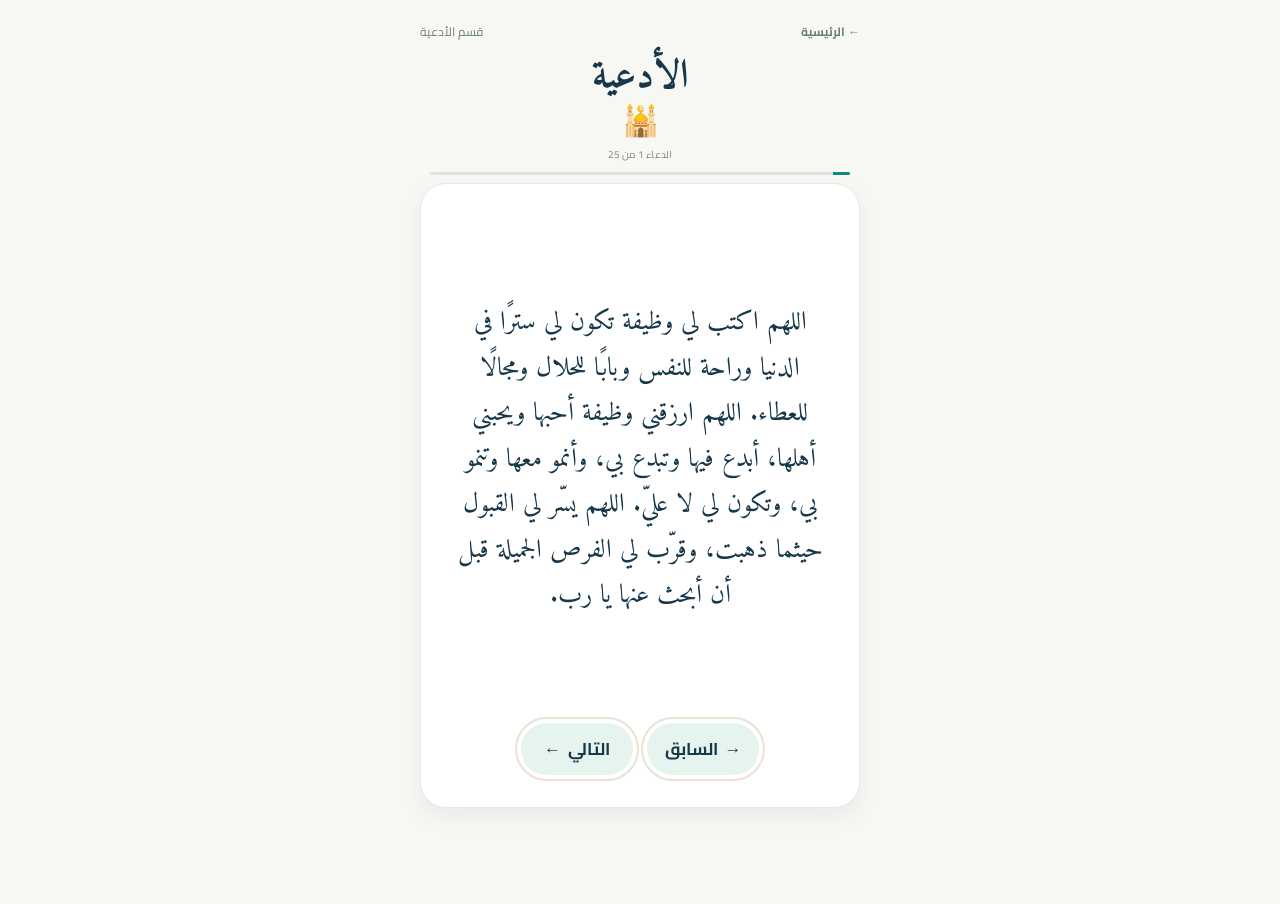
<file: duas.html>
<!doctype html>
<html lang="ar" dir="rtl">
<head>
<meta charset="utf-8">
<meta name="viewport" content="width=device-width,initial-scale=1">
<title>الأدعية</title>
<link rel="stylesheet" href="style.css?v=44">
<style>
.duas-page{min-height:100svh;padding:12px 14px 20px;background:#e9e1cf;color:#173c31;position:relative;overflow:hidden;display:flex;align-items:flex-start}
.duas-page::before{content:"";position:absolute;inset:0;opacity:.22;background-image:radial-gradient(circle at center,transparent 0 42px,rgba(151,113,48,.18) 43px 44px,transparent 45px),radial-gradient(circle at center,transparent 0 20px,rgba(151,113,48,.12) 21px 22px,transparent 23px);background-size:84px 84px;transform:rotate(45deg);pointer-events:none}
.duas-reader{width:min(720px,100%);margin:8px auto 0;position:relative;z-index:1}
.duas-top{display:flex;justify-content:space-between;align-items:center;color:#74817a;font-size:12px;margin-bottom:13px}
.duas-top .back{color:#9d7939;font-weight:700}
.duas-header{text-align:center;margin-bottom:10px;min-height:76px;display:flex;flex-direction:column;justify-content:flex-start;align-items:center}
.duas-header h1{font-family:Amiri,serif;font-size:40px;line-height:1.05;margin:0;color:#173c31;font-weight:700}
.duas-header .mosque-icon{font-size:30px;line-height:1;margin-top:7px;height:30px}
.dua-progress{text-align:center;color:#7c8781;font-size:10px;margin:0 auto 8px;letter-spacing:.02em}.dua-progress-bar{width:min(420px,100%);height:3px;margin:0 auto 8px;background:rgba(23,60,49,.10);border-radius:99px;overflow:hidden}.dua-progress-fill{height:100%;width:0;background:#92703a;transition:.35s ease}
.dua-nav-area{position:static;width:100%;height:86px;margin-top:16px;display:flex;justify-content:center;align-items:center;gap:14px;z-index:50;pointer-events:auto}
.dua-nav{position:relative;border:0;background:#f7f1e2;font:700 17px Cairo;color:#173c31;cursor:pointer;display:flex;align-items:center;justify-content:center;gap:7px;min-width:112px;height:56px;padding:5px 14px;line-height:1;border-radius:30px;box-shadow:0 8px 20px rgba(60,57,42,.09),inset 0 0 0 1px rgba(151,113,48,.3);transition:transform .12s ease,box-shadow .12s ease}
.dua-nav::before{pointer-events:none;content:"";position:absolute;inset:-6px;border-radius:36px;border:2px solid rgba(167,125,56,.22);transition:.2s ease}
.dua-nav:active{transform:scale(.94)}
.dua-nav:disabled{opacity:.35;cursor:default;transform:none}
.dua-card{position:relative;background:#f7f1e2;border:2px solid rgba(151,113,48,.42);border-radius:120px 120px 24px 24px;padding:48px 34px 38px;box-shadow:0 18px 45px rgba(60,57,42,.13);text-align:center;overflow:hidden;height:calc(100svh - 275px);min-height:560px;display:flex;align-items:center;justify-content:center}
.dua-card::before{content:"";position:absolute;top:14px;left:50%;transform:translateX(-50%);width:72px;height:18px;border-top:1px solid rgba(151,113,48,.55);border-bottom:1px solid rgba(151,113,48,.25);border-radius:50%}
.dua-card::after{content:"✦";position:absolute;top:14px;left:50%;transform:translateX(-50%);color:#a77d38;font-size:12px;background:#f7f1e2;padding:0 7px}
.dua-text{font-family:Amiri,serif;font-size:clamp(24px,3.6vw,34px);line-height:1.9;color:#173c31;max-width:650px;margin:0 auto;text-wrap:balance;overflow-wrap:normal}
.dua-text.long{font-size:clamp(19px,2.8vw,26px);line-height:1.75}
.dua-text.very-long{font-size:clamp(15px,2.25vw,21px);line-height:1.65}
.dua-heading{display:block;font-size:.8em;color:#967238;margin-bottom:18px;font-weight:700}
.dua-fade-in{animation:duaIn .3s ease}
@keyframes duaIn{from{opacity:0;transform:translateY(-8px)}to{opacity:1;transform:translateY(0)}}
@media(max-width:650px){
.duas-page{padding:10px 11px 18px}.duas-top{margin-bottom:11px}.duas-header{margin-bottom:12px}.duas-header h1{font-size:36px}
.dua-next-area{left:17px;right:17px;bottom:20px;height:78px}
.dua-next{width:108px;height:54px;font-size:17px}
.dua-card{padding:42px 18px 100px;border-radius:90px 90px 20px 20px;height:calc(100svh - 250px);min-height:500px}
.dua-text{font-size:25px;line-height:1.85}.dua-text.long{font-size:19px;line-height:1.7}.dua-text.very-long{font-size:16px;line-height:1.6}
}
</style>
<style id="readerDarkFix">body.dark .adhkar-page,body.dark .duas-page,body.dark .ruqyah-page,body.dark .tasbeeh-page{background:#101914!important;color:#e9eee9!important}body.dark .adhkar-page .card,body.dark .ruqyah-page .card,body.dark .duas-page .dua-card,body.dark .tasbeeh-page .tasbeeh-card{background:#1b2923!important;color:#edf1eb!important}body.dark .adhkar-page .zikr,body.dark .ruqyah-page .zikr,body.dark .duas-page .dua-text,body.dark .tasbeeh-page .zikr-name{color:#edf1eb!important}body.dark .adhkar-page .header h1,body.dark .ruqyah-page .header h1,body.dark .duas-page .duas-header h1,body.dark .tasbeeh-page .tasbeeh-header h1{color:#eef1eb!important}body.dark .adhkar-page .fadhl-note,body.dark .ruqyah-page .fadhl-text,body.dark .tasbeeh-page .fadhl-text{color:#aebbb4!important}</style><style id="dua-nav-inside-card-v1">
.dua-card{padding-bottom:120px!important}
.dua-nav-area{
  position:relative!important;width:100%!important;height:86px!important;
  margin-top:-102px!important;margin-bottom:16px!important;
  display:flex!important;justify-content:center!important;align-items:center!important;
  gap:14px!important;z-index:10!important;pointer-events:auto!important;
}
.dua-nav{min-width:112px!important;height:52px!important}
@media(max-width:650px){
  .dua-card{padding-bottom:118px!important}
  .dua-nav-area{height:78px!important;margin-top:-94px!important;margin-bottom:16px!important;gap:10px!important}
  .dua-nav{width:108px!important;min-width:108px!important;height:50px!important;font-size:16px!important}
}
</style><style>

.duas-page:not(#ui-root){background:#f7f7f3!important;background-image:none!important;color:#17384a!important}
.duas-page:not(#ui-root)::before{display:none!important}
.duas-page:not(#ui-root) .duas-reader{width:min(100%,440px)!important;margin:8px auto 0!important}
.duas-page:not(#ui-root) .back,.duas-page:not(#ui-root) .duas-top{color:#687f7b!important}
.duas-page:not(#ui-root) .duas-header h1{color:#17384a!important}
.duas-page:not(#ui-root) .dua-card{background:#fff!important;border:1px solid #e1ece7!important;border-radius:26px!important;box-shadow:0 8px 24px rgba(23,56,74,.06)!important}
.duas-page:not(#ui-root) .dua-card::before,.duas-page:not(#ui-root) .dua-card::after{display:none!important}
.duas-page:not(#ui-root) .dua-text{color:#17384a!important}
.duas-page:not(#ui-root) .dua-heading{color:#087c70!important}
.duas-page:not(#ui-root) .dua-nav{background:#e6f4ef!important;color:#17384a!important;box-shadow:none!important}

</style>
</head>
<body>
<main class="duas-page">
<div class="duas-reader">
<div class="duas-top"><a class="back" href="index.html">← الرئيسية</a><span>قسم الأدعية</span></div>
<div class="duas-header"><h1>الأدعية</h1><div class="mosque-icon" aria-hidden="true">🕌</div></div>
<div class="dua-progress" id="duaProgress"></div><div class="dua-progress-bar"><div class="dua-progress-fill" id="duaProgressFill"></div></div>
<article class="dua-card" id="card"><div class="dua-text" id="duaText"></div></article><div class="dua-nav-area"><button class="dua-nav dua-prev" id="prevBtn" type="button"><span>→</span> السابق</button><button class="dua-nav dua-next" id="nextBtn" type="button">التالي <span>←</span></button></div>
</div>
</main>
<script>
const duas=[
`اللهم اكتب لي وظيفة تكون لي سترًا في الدنيا وراحة للنفس وبابًا للحلال ومجالًا للعطاء. اللهم ارزقني وظيفة أحبها ويحبني أهلها، أبدع فيها وتبدع بي، وأنمو معها وتنمو بي، وتكون لي لا عليّ. اللهم يسّر لي القبول حيثما ذهبت، وقرّب لي الفرص الجميلة قبل أن أبحث عنها يا رب.`,
`اللهم لا طاقة لي بالجهد ولا قوة لي على البلاء، فلا تحرمني العافية والرزق ولا تكلني إلى خلقك، بل تفرّد لي بحاجتي وتولّني برحمتك، فإنك إن وكلتني إلى نفسي عجزت عنها، وإن وكلتني إلى خلقك ظلموني وحرَموني وقهروني. ومنّ عليّ بفضلك يا الله، أغنني وابسط لي واكفني، وخلّصني من حسدهم وحقدهم، واجعل رضاي فيما يرد عليّ منك، وبارك لي فيما رزقتني وفيما خوّلتني، واجعلني في كل حالاتي محفوظًا مجارًا، واقضِ عني كل ما عليّ لك في وجه من وجوه طاعتك أو ببلائك، فأنت تعلم عظم ضعفي وكثرة ذنوبي وضعف بدني وقوتي وغفلتي، فأدِّ ما همّني عندي، يا عظيم، فإنك واسع كريم.`,
`بسم الله توكلت على الله. يا رب أحتسب يومي هذا لوجهك الكريم فتقبّله مني، ويسّر لي أمري وارزقني وبارك لي فيه. أستودع الله الذي لا تضيع ودائعه ديني ونفسي وأمانتي وخواتيم عملي وأهلي وأحبتي وبيتي ومالي وجميع ما أنعم الله به عليّ.`,
`اللهم كما وهبت عبد الرحمن بن عوف ثراءً واسعًا وإيمانًا صادقًا وسخّرته لإنفاق ماله في رضاك، افتح عليّ فتحًا واسعًا، وصبّ عليّ الرزق صبًّا، وعفوًا وعافية.`,
`اللهم يا رب مكّنّي في الأرض وسخّر لي الأسباب، واجعل المال الحلال يأتيني من أبواب كثيرة ومصادر دخل عديدة، وعلّمني كيف أستعمله وأنفقه بالشكل الذي يرضيك عني، وسخّرني لأنفع به نفسي وأعمر به أرضك، وأعين به من تشاء من عبادك، وضاعفه لي أضعافًا كثيرة، واجعله مالًا مباركًا لا ينقص ولا ينقطع، بكرمك وجودك وقدرتك التي وسعت كل شيء.`,
`اللهم إني أسألك بأنك أنت الله لا إله إلا أنت، الأحد الصمد، الذي لم يلد ولم يولد ولم يكن له كفوًا أحد، أن تريني عجائب قدرتك على تيسير أموري. اللهم سخّر لي الأرض ومن عليها، والسماء ومن فيها، وعبادك الصالحين، وكل من وليته أمري.`,
`لا إله إلا الله العظيم الحليم، لا إله إلا الله رب العرش الكريم، لا إله إلا الله رب السماوات والأرض ورب العرش العظيم. يا رب يا كريم يا عظيم، قد همّني أمر عظيم، وكل عظيم عند العظيم هيّن. يا رب يا رب، كل دعوة توارت في أفئدة تنتظر أن تصبّ عليها القبول صبًّا صبًّا يا كريم. يا جبار برحمتك أستغيث، يا حي يا قيوم.`,
`اللهم إني لا أصلح للفقر، ولا يصلح الفقر لي. اللهم أغنني من فضلك. اللهم ارزقني مالًا أغني به نفسي، وأعزّ به ديني، وأعين به ذريتي، وأعاون به عائلتي والمحتاجين. اللهم افتح لي أبواب الرزق فتحًا طيبًا، واكتب لي اليسر بعد العسر، والغنى بعد الحاجة، والفرج بعد الصبر. اللهم صلّ وسلم على نبينا محمد عدد ما رزقت، وعدد ما أعطيت، وعدد ما في خزائنك من فضل لا ينفد. اللهم تقبّل دعائي، ولا تردّني خائبًا، واكتب لي رزقًا يسعد قلبي، ويقرّ عيني، ويجعلني أراك في كل نعمة أنعمت بها.`,
`يارب كن معي حين لا يكون لي أحد، وكن لي حين أكون غريبًا، وارزقني الحنان حين لا أجده، والأمان حين أخاف، والطمأنينة حين يضيق صدري. اللهم اجعل هذا الدعاء لي نورًا وسلامًا وشفاءً، وسبيلًا إليك لا ينقطع ما دامت أرواحنا تهفو إليك.`,
`اللهم إني أسألك باسمك العظيم أن ترفع قدري وتشرح صدري، وأن تجعل الجنة داري ومستقري، وأن تجعلني من عبادك الشاكرين الذاكرين.`,
`اللهم إني أعوذ بك من الفشل، وقلة التوفيق، ومن التعلق بذنوب تجلب الفقر، وتسبب الضيق، وأعوذ بك من البعد عنك، وإهمال طاعتك، وأعوذ بك يا الله من فقدان الشغف، وسعي يستنزف الجهد والوقت بلا جدوى، وحياة بلا هدف، وأعوذ بك من طول النية، وحرمان الوصول، ومن العسر بعد اليسر، اللهم أصلح حالنا ويسر أمورنا ولا تمنع عنا رحمتك يا الله..`,
`اللهم إني أسألك باسمك العظيم أن ترفع قدري وتشرح صدري، وأن تجعل الجنة داري ومستقري.`,
`اللهم إني أسألك باسمك العظيم أن تُسعد قلبي سعادة لا تغادر تفاصيل أيامي أبدًا.`,
`اللهم إني أسألك باسمك العظيم أن تُغنيني من فضلك وتيسر لي كل عسير، وأن تفتح لي أبواب الخير والرزق.`,
`اللهم إني أسألك باسمك العظيم أن تنير بصيرتي وتهديني إلى الحق والصواب، وأن تجعلني من عبادك الشاكرين الذاكرين.`,
`اللهم إني أسألك باسمك العظيم أن تحفظني من فواجع الأقدار، ومن كل عين حاسدة، ومن كل شر مستتر.`,
`اللهم إني أسألك باسمك العظيم أن تجبر كسري وتبدل حزني فرحًا، وهمي فرجًا، وعسري يسرًا.`,
`اللهم ارزقني عملًا صالحًا يغنيني عن سؤال الخلق، ويكفيني في أمر الدنيا، ويصلحني في أمر الآخرة. اللهم يا رحمن يا رحيم، يا ذا الجلال والإكرام، أسألك وظيفة طيبة تدر عليّ مالًا حلالًا طيبًا مباركًا فيه. اللهم يا كريم يا مالك الملك يا عزيزًا لا يضام، اللهم إن كان رزقي في السماء فأقره، وإن كان في الأرض فأخرجه، وإن كان بعيدًا فقربه، وإن كان صعبًا فسَهِّله، وإن كان عسيرًا فيسره. اللهم ما أصبح بي من نعمة أو بأحد من خلقك فمنك وحدك لا شريك لك، لك الحمد ولك الشكر. اللهم اكتب لي التوفيق والنجاح في كل خطوة. اللهم يسر لي الحصول على وظيفة طيبة مريحة ترضيني وتهدي قلبي. اللهم إذا احترت فسددني، وإذا سددت (ضللت) فاختر لي يا رب، فإني لا أحسن الاختيار. اللهم لا تجعل عيشي في الدنيا كدًا، ولا تجعل حياتي فيها نكدًا.`,
`رب هب لي، اللهم هب لي ملكًا وجاهًا، هب لي مالًا وآخر وهب لي تسخيرًا، وهب لي عونًا وقوة، وهب لي سعادة وما تمنيت، وسخر لي الأسباب والأشخاص والأماكن ولا تجعلني ضائعًا لا أملك جهة ولا بوصلة. يارب دلني ووجهني، يارب ارحمني وقوني بك وأغفر لي زلاتي وهفواتي يا رب. سخر لي من في السماء ومن هم على الأرض... يارب يا منان يا واسع أنت الكريم الوهاب، ارزقني أيام طيبة أعيش فيها بقلب آمن وروح ونفس ساكنة لا يملأني القلق ولا يؤرقني الخوف. هادئة.`,
`اللهم امنحني ثباتًا لا تهزه المواقف، وبصيرة تجعلني أعرف متى أتكلم ومتى أصمت، وقوة تحفظ كرامتي دون ظلم، وشجاعة تواجه خوفي دون تهور، وحكمة تجعل حضوري هادئًا وواثقًا، ولا تجعلني أسيرًا لرأي الناس، بل عبدًا يعرف قدره، ويستمد قوته من رضاه عنك وثقته بك.`,
`اللهم سخر لي في عملي هذا من يخافك ويرحمني، واجعل لي فيه قبولًا وتوفيقًا. اللهم ابعد عني شر الحاسدين والمكرين، وسخر لي جوارحي لطاعتك وإتقان عملي، واجعل رزقي حلالًا طيبًا مباركًا، وافتح لي فيه أبواب الترقية والخير.`,
`اللهم يا أكرم الأكرمين ويا أرحم الراحمين، يا من تسجد له الجبال وتسبح بحمده الأفواه، أسألك بأسمائك الحسنى وبصفاتك العظمى الذي إذا سُئلت بها أجبت حاجتك.`,
`اللهم بارك في عملي وسعيي، وقرب إليّ زيادة في راتبي تكون خيرًا لي، ووسع بها رزقي، وبارك في مالي، وألهم من بيده أمري تقدير جهدي، واجعل الزيادة تأتي بيسر وكرامة، وتكون سببًا لسعة العيش وراحة البال، ونفعًا لي ولمن أحب.`,
`عَوِّد نفسك كل صباح أن تقول: بسم الله الكافي، بسم الله الشافي، بسم الله المعافي، بسم الله الذي لا يضر مع اسمه أذى، بسم الله على نفسي وديني، بسم الله على أهلي ومالي، بسم الله على كل شيء أعطاني ربي. الله أكبر، الله أكبر، الله أكبر. أعوذ بالله مما أخاف وأحذر، الله ربي ولا أشرك به أحدًا، عز جارك، وجل ثناؤك، وتقدست أسماؤك ولا إله غيرك يا الله. بسم الله الذي لا يضر مع اسمه شيء في الأرض ولا في السماء وهو السميع العليم. أعوذ بالله مما أخاف وأحذر، الله ربي ولا أشرك به أحدًا، عز جارك، وجل ثناؤك، وتقدست أسماؤك ولا إله غيرك يا الله.`,
`اللهم إني استودعتك يومي فأرني فيه ما يسعدني ويسرني، وابعد عني ما يضرني، إنك على كل شيء قدير.`
];
let i=0;
const textEl=document.getElementById("duaText");
const card=document.getElementById("card");
function render(){
 textEl.className="dua-text";
 if(duas[i].length>500)textEl.classList.add("very-long");
 else if(duas[i].length>260)textEl.classList.add("long");
 textEl.textContent=duas[i];
 document.getElementById("duaProgress").textContent=`الدعاء ${i+1} من ${duas.length}`;
 document.getElementById("duaProgressFill").style.width=`${((i+1)/duas.length)*100}%`;
 card.classList.remove("dua-fade-in");void card.offsetWidth;card.classList.add("dua-fade-in");
 document.getElementById("nextBtn").disabled=i===duas.length-1;
 document.getElementById("nextBtn").innerHTML=i===duas.length-1?'تمّ <span>✓</span>':'التالي <span>←</span>';
}
function goPrev(){if(i>0){i--;render()}} function goNext(){if(i<duas.length-1){i++;render()}} document.addEventListener("click",e=>{const b=e.target.closest("#prevBtn,#nextBtn");if(!b)return;if(b.id==="prevBtn")goPrev();else goNext()});let touchStartX=0,touchStartY=0,touchStartTime=0;
card.addEventListener("touchstart",e=>{const t=e.changedTouches[0];touchStartX=t.clientX;touchStartY=t.clientY;touchStartTime=Date.now()},{passive:true});
card.addEventListener("touchend",e=>{const t=e.changedTouches[0],dx=t.clientX-touchStartX,dy=t.clientY-touchStartY;if(Date.now()-touchStartTime<600&&Math.abs(dx)>55&&Math.abs(dx)>Math.abs(dy)*1.25){if(dx<0){goNext()}else if(dx>0){goPrev()}}},{passive:true});

render();
</script>
</body>
</html>
</file>
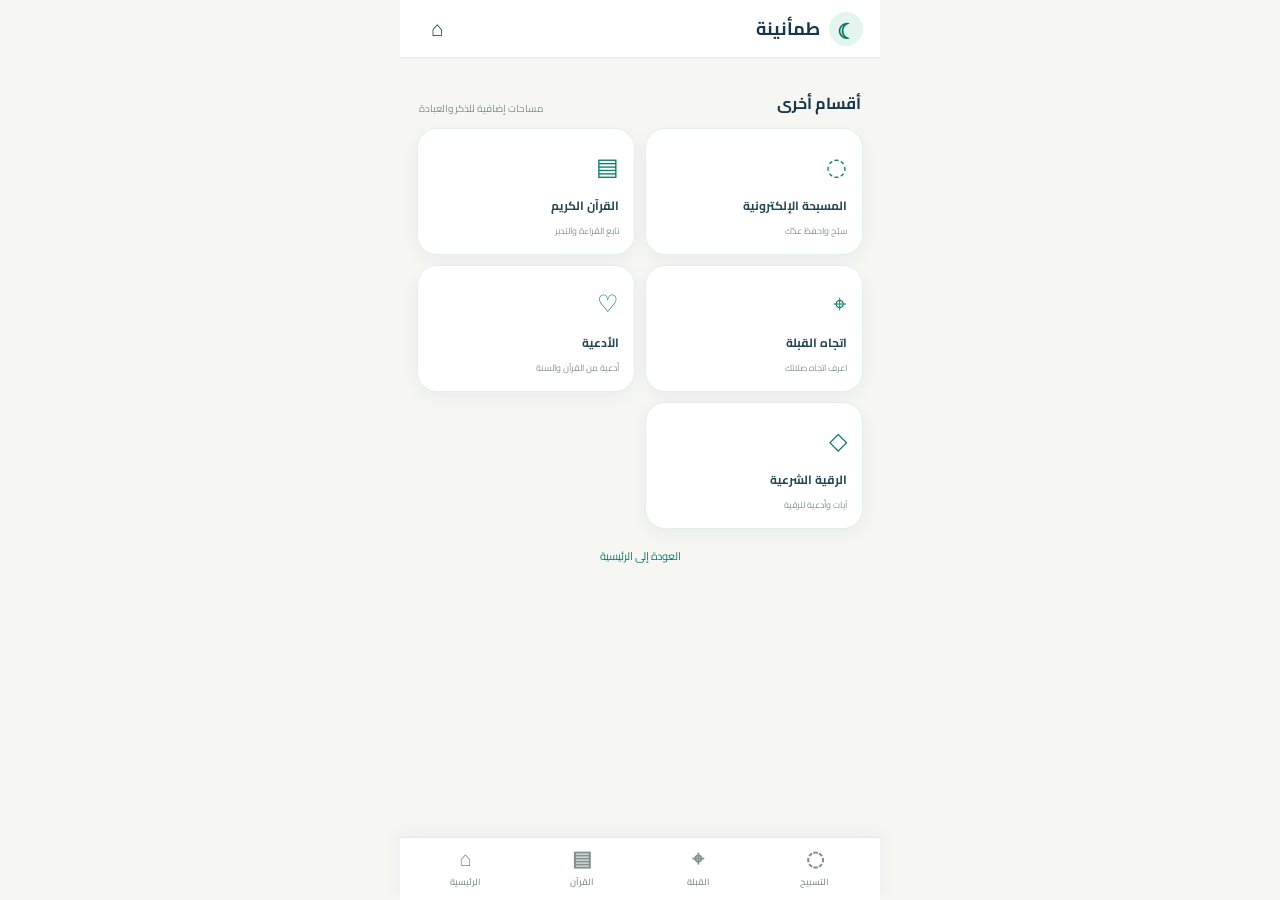
<file: more.html>
<!doctype html>
<html lang="ar" dir="rtl"><head><meta charset="utf-8"><meta name="viewport" content="width=device-width,initial-scale=1,viewport-fit=cover"><meta name="theme-color" content="#f7f8f5"><title>طمأنينة | أقسام أخرى</title><link rel="stylesheet" href="style.css?v=44"></head>
<body class="app-body"><header class="app-top"><a class="app-brand" href="index.html"><span class="brand-symbol">☾</span><b>طمأنينة</b></a><div class="top-actions"><a class="top-action" href="index.html">⌂</a></div></header><main class="app-main more-main"><div class="section-heading"><h2>أقسام أخرى</h2><span>مساحات إضافية للذكر والعبادة</span></div><section class="more-grid"><a href="tasbeeh.html"><span>◌</span><b>المسبحة الإلكترونية</b><small>سبّح واحفظ عدّك</small></a><a href="quran.html"><span>▤</span><b>القرآن الكريم</b><small>تابع القراءة والتدبر</small></a><a href="qibla.html"><span>⌖</span><b>اتجاه القبلة</b><small>اعرف اتجاه صلاتك</small></a><a href="duas.html"><span>♡</span><b>الأدعية</b><small>أدعية من القرآن والسنة</small></a><a href="ruqyah.html"><span>◇</span><b>الرقية الشرعية</b><small>آيات وأدعية للرقية</small></a></section><a class="back-home" href="index.html">العودة إلى الرئيسية</a></main><nav class="bottom-nav"><a href="tasbeeh.html"><span>◌</span>التسبيح</a><a href="qibla.html"><span>⌖</span>القبلة</a><a href="quran.html"><span>▤</span>القرآن</a><a href="index.html"><span>⌂</span>الرئيسية</a></nav><script>if('serviceWorker'in navigator)addEventListener('load',()=>navigator.serviceWorker.register('./sw.js',{updateViaCache:'none'}).catch(()=>{}));</script></body></html>
</file>
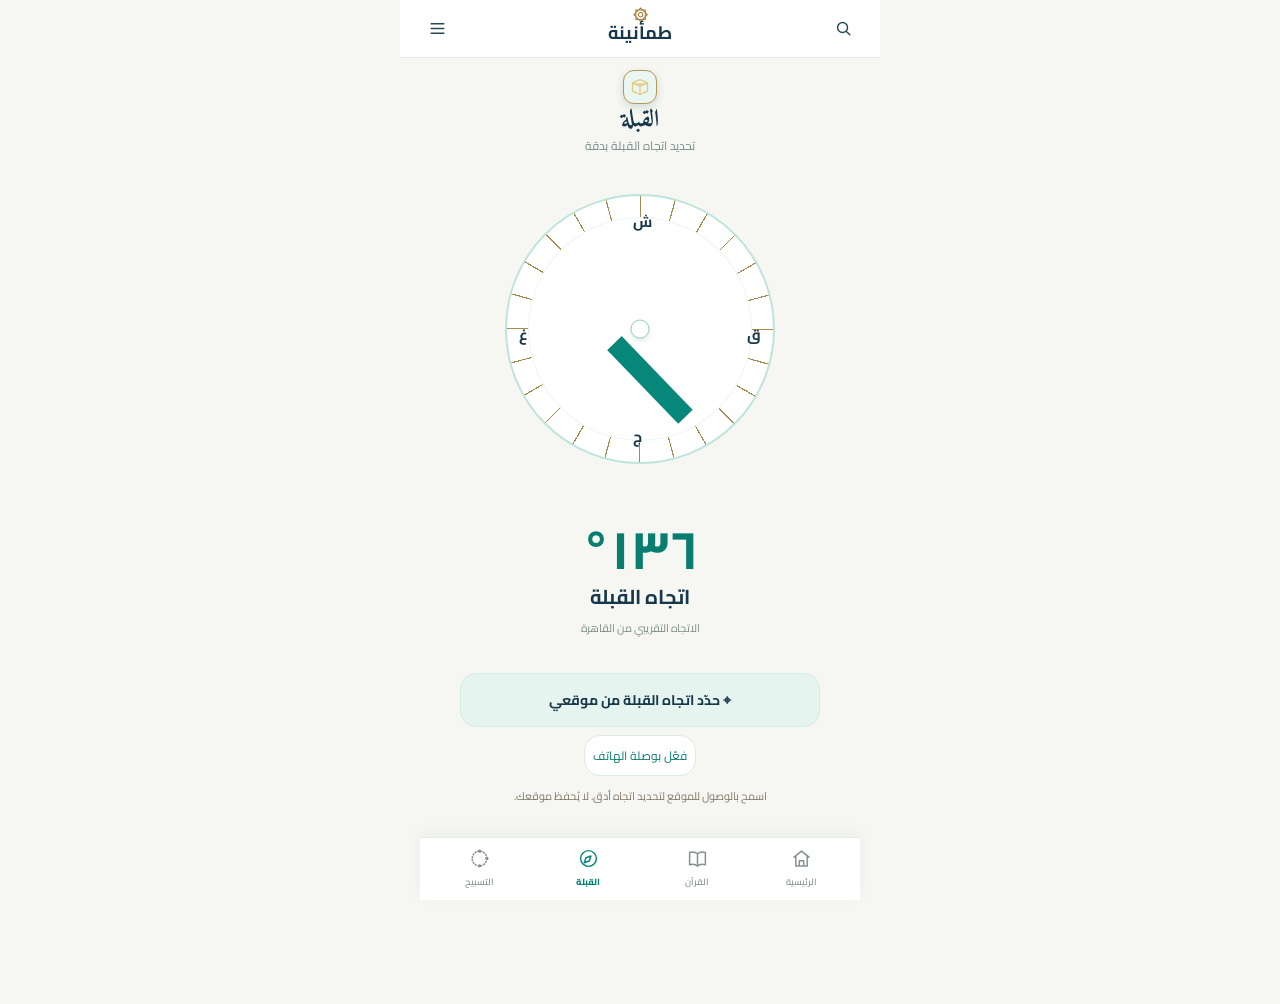
<file: qibla.html>
<!doctype html>
<html lang="ar" dir="rtl"><head><meta charset="utf-8"><meta name="viewport" content="width=device-width,initial-scale=1,viewport-fit=cover"><meta name="theme-color" content="#f7f7f3"><title>طمأنينة | القبلة</title><link rel="stylesheet" href="style.css?v=44"></head>
<body class="app-body qibla-screen"><header class="app-top app-center-header"><a class="top-action app-menu" href="more.html" aria-label="القائمة"><svg viewBox="0 0 24 24" aria-hidden="true"><path d="M4 6h16M4 12h16M4 18h16"/></svg></a><a class="app-brand" href="index.html"><b>طمأنينة</b></a><a class="top-action app-search" href="duas.html" aria-label="بحث"><svg viewBox="0 0 24 24" aria-hidden="true"><circle cx="10.8" cy="10.8" r="6.3"/><path d="m16 16 4 4"/></svg></a></header>
<main class="app-main qibla-main"><div class="qibla-intro"><span class="kaaba-mark"><svg viewBox="0 0 24 24" aria-hidden="true"><path d="m3 7 9-4 9 4v10l-9 4-9-4z"/><path d="m3 7 9 4 9-4M12 11v10"/><path d="M6 8.4h12"/></svg></span><h1>القبلة</h1><p>تحديد اتجاه القبلة بدقة</p></div><div class="qibla-compass" id="compass"><span class="cardinal north">ش</span><span class="cardinal east">ق</span><span class="cardinal south">ج</span><span class="cardinal west">غ</span><div class="needle" id="needle"></div><span class="compass-center"></span></div><div class="qibla-degree"><b id="bearing">١٣٦°</b><h1>اتجاه القبلة</h1><p id="qibla-caption">الاتجاه التقريبي من القاهرة</p></div><button class="qibla-locate" id="locate">⌖ حدّد اتجاه القبلة من موقعي</button><button class="qibla-sensor" id="sensor">فعّل بوصلة الهاتف</button><p class="page-note" id="qibla-note">اسمح بالوصول للموقع لتحديد اتجاه أدق. لا يُحفظ موقعك.</p></main>
<nav class="bottom-nav"><a href="index.html"><span><svg viewBox="0 0 24 24" aria-hidden="true"><path d="m3.5 10.5 8.5-7 8.5 7"/><path d="M5.5 9.5v11h13v-11M9.5 20.5v-6h5v6"/></svg></span>الرئيسية</a><a href="quran.html"><span><svg viewBox="0 0 24 24" aria-hidden="true"><path d="M3 5.2c3.5-1.3 6.6-.7 9 1.4 2.4-2.1 5.5-2.7 9-1.4v14c-3.5-1.3-6.6-.7-9 1.4-2.4-2.1-5.5-2.7-9-1.4z"/><path d="M12 6.6v14"/></svg></span>القرآن</a><a class="active" href="qibla.html"><span><svg viewBox="0 0 24 24" aria-hidden="true"><circle cx="12" cy="12" r="9"/><path d="m14.8 9.2-1.9 5.7-5.7 1.9 1.9-5.7z"/></svg></span>القبلة</a><a href="tasbeeh.html"><span><svg viewBox="0 0 24 24" aria-hidden="true"><circle cx="12" cy="12" r="8.4" stroke-dasharray="1.2 2.2"/><circle cx="12" cy="3.6" r="1.1"/><circle cx="20.4" cy="12" r="1.1"/><circle cx="12" cy="20.4" r="1.1"/></svg></span>التسبيح</a></nav>
<script>
let qibla=136,heading=0,located=false;const bearingEl=document.getElementById('bearing'),needle=document.getElementById('needle'),caption=document.getElementById('qibla-caption');const kaaba={lat:21.4225,lon:39.8262};function calc(lat,lon){const p1=lat*Math.PI/180,p2=kaaba.lat*Math.PI/180,dl=(kaaba.lon-lon)*Math.PI/180,y=Math.sin(dl),x=Math.cos(p1)*Math.tan(p2)-Math.sin(p1)*Math.cos(dl);return (Math.atan2(y,x)*180/Math.PI+360)%360}function paint(){bearingEl.textContent=Math.round(qibla).toLocaleString('ar-EG')+'°';needle.style.transform='rotate('+qibla+'deg)'}paint();document.getElementById('locate').onclick=()=>{if(!navigator.geolocation){document.getElementById('qibla-note').textContent='المتصفح لا يدعم تحديد الموقع.';return}navigator.geolocation.getCurrentPosition(pos=>{qibla=calc(pos.coords.latitude,pos.coords.longitude);located=true;caption.textContent='اتجاه القبلة من موقعك الحالي';document.getElementById('qibla-note').textContent='تم تحديد الاتجاه. موقعك لا يُحفظ.';paint()},()=>document.getElementById('qibla-note').textContent='لم يتم السماح بالموقع. يمكنك استخدام الاتجاه التقريبي للقاهرة.',{enableHighAccuracy:true,timeout:12000})};document.getElementById('sensor').onclick=async()=>{try{if(typeof DeviceOrientationEvent!=='undefined'&&typeof DeviceOrientationEvent.requestPermission==='function'){const ok=await DeviceOrientationEvent.requestPermission();if(ok!=='granted')throw 0}window.addEventListener('deviceorientationabsolute'in window?'deviceorientationabsolute':'deviceorientation',e=>{if(e.alpha==null)return;heading=e.webkitCompassHeading??360-e.alpha;needle.style.transform='rotate('+(qibla-heading)+'deg)'}) ;document.getElementById('qibla-note').textContent='حرّك الهاتف ببطء لتحديد الاتجاه.'}catch(e){document.getElementById('qibla-note').textContent='البوصلة غير متاحة على هذا الجهاز. يمكنك الاسترشاد بالاتجاه المعروض.'}};if('serviceWorker'in navigator)addEventListener('load',()=>navigator.serviceWorker.register('./sw.js',{updateViaCache:'none'}).catch(()=>{}));
</script></body></html>
</file>
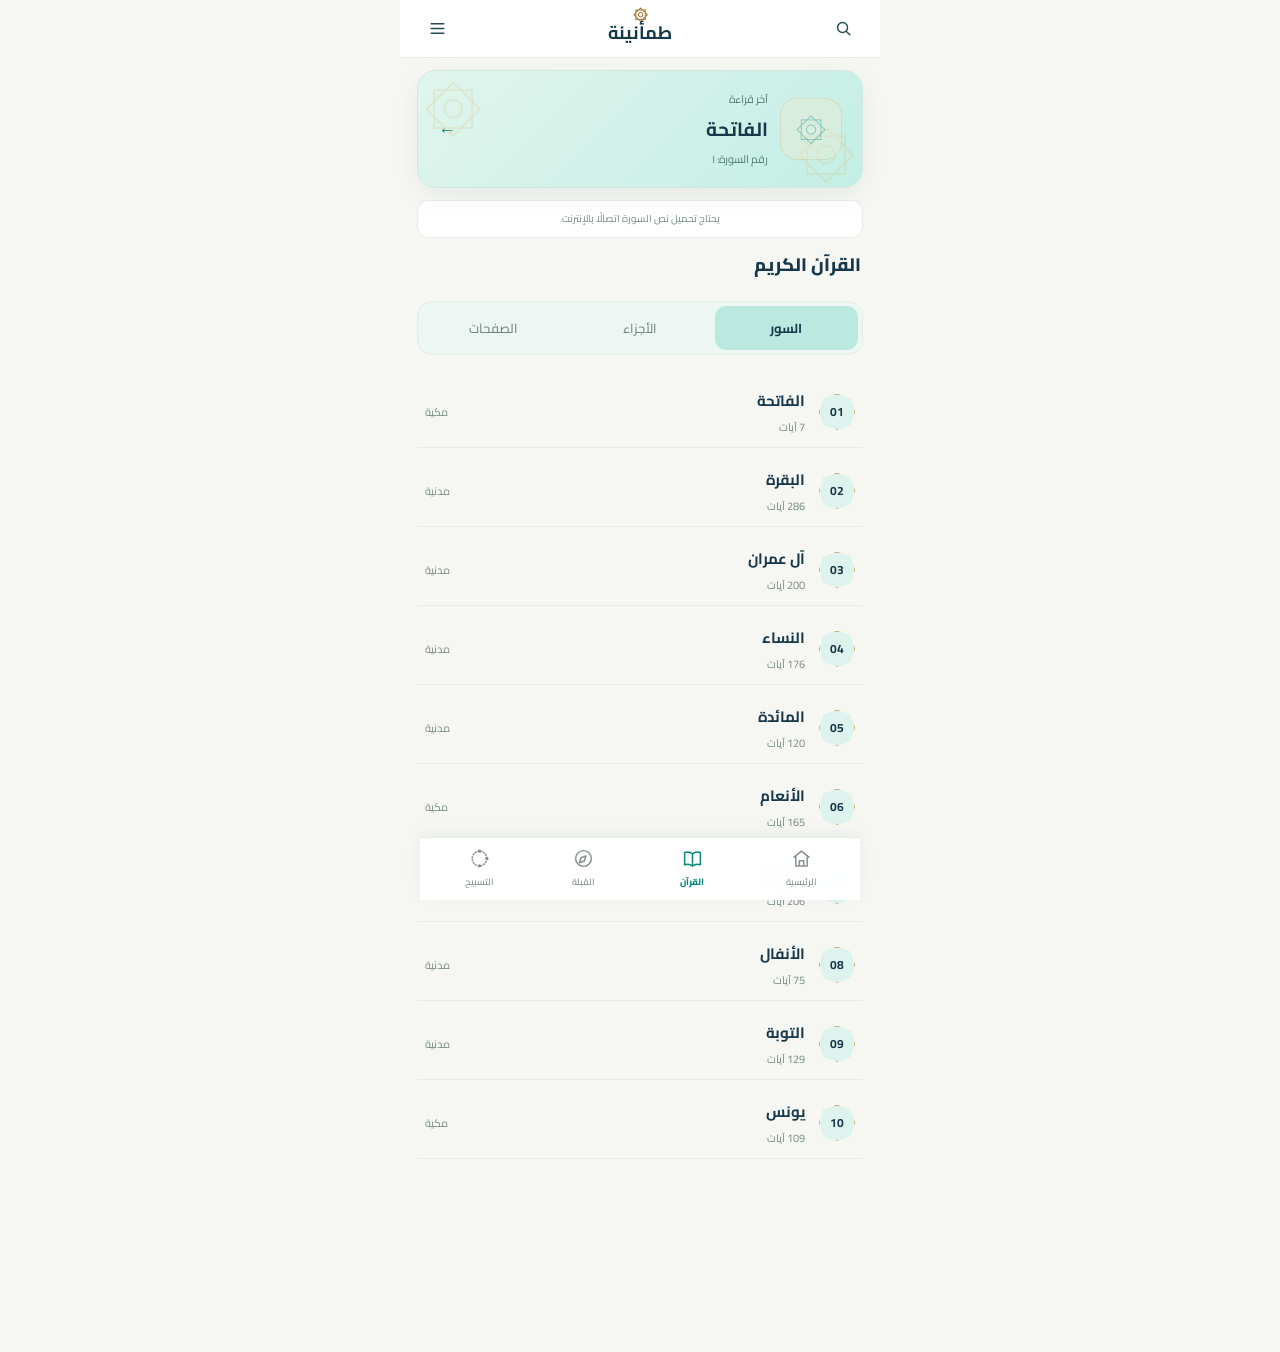
<file: quran.html>
<!doctype html>
<html lang="ar" dir="rtl"><head><meta charset="utf-8"><meta name="viewport" content="width=device-width,initial-scale=1,viewport-fit=cover"><meta name="theme-color" content="#f7f7f3"><title>طمأنينة | القرآن</title><link rel="stylesheet" href="style.css?v=44"></head>
<body class="app-body quran-screen"><header class="app-top app-center-header"><a class="top-action app-menu" href="more.html" aria-label="القائمة"><svg viewBox="0 0 24 24" aria-hidden="true"><path d="M4 6h16M4 12h16M4 18h16"/></svg></a><a class="app-brand" href="index.html"><b>طمأنينة</b></a><a class="top-action app-search" href="duas.html" aria-label="بحث"><svg viewBox="0 0 24 24" aria-hidden="true"><circle cx="10.8" cy="10.8" r="6.3"/><path d="m16 16 4 4"/></svg></a></header>
<main class="app-main quran-main"><div class="quran-intro"><svg viewBox="0 0 32 32" aria-hidden="true"><path d="M4 6c4-2 8-1 12 2 4-3 8-4 12-2v20c-4-2-8-1-12 2-4-3-8-4-12-2z"/><path d="M16 8v20"/></svg><h1>القرآن الكريم</h1><p>تلاوة · قراءة · حفظ</p></div><a class="quran-resume" href="quran.html?surah=1"><span class="quran-motif">۞</span><span><small>آخر قراءة</small><b>الفاتحة</b><em>رقم السورة: ١</em></span><span class="resume-arrow">←</span></a><div class="quran-tabs"><button class="selected">السور</button><button type="button">الأجزاء</button><button type="button">الصفحات</button></div><div class="surah-list" id="surah-list"></div><div class="quran-reading" id="quran-reading" hidden><button class="back-to-surahs" id="back-to-surahs">→ السور</button><h2 id="surah-title"></h2><div id="surah-text" class="surah-text">جاري تحميل السورة…</div></div><p class="page-note">يحتاج تحميل نص السورة اتصالًا بالإنترنت.</p></main>
<nav class="bottom-nav"><a href="index.html"><span><svg viewBox="0 0 24 24" aria-hidden="true"><path d="m3.5 10.5 8.5-7 8.5 7"/><path d="M5.5 9.5v11h13v-11M9.5 20.5v-6h5v6"/></svg></span>الرئيسية</a><a class="active" href="quran.html"><span><svg viewBox="0 0 24 24" aria-hidden="true"><path d="M3 5.2c3.5-1.3 6.6-.7 9 1.4 2.4-2.1 5.5-2.7 9-1.4v14c-3.5-1.3-6.6-.7-9 1.4-2.4-2.1-5.5-2.7-9-1.4z"/><path d="M12 6.6v14"/></svg></span>القرآن</a><a href="qibla.html"><span><svg viewBox="0 0 24 24" aria-hidden="true"><circle cx="12" cy="12" r="9"/><path d="m14.8 9.2-1.9 5.7-5.7 1.9 1.9-5.7z"/></svg></span>القبلة</a><a href="tasbeeh.html"><span><svg viewBox="0 0 24 24" aria-hidden="true"><circle cx="12" cy="12" r="8.4" stroke-dasharray="1.2 2.2"/><circle cx="12" cy="3.6" r="1.1"/><circle cx="20.4" cy="12" r="1.1"/><circle cx="12" cy="20.4" r="1.1"/></svg></span>التسبيح</a></nav>
<script>
const surahs=[[1,'الفاتحة',7,'مكية'],[2,'البقرة',286,'مدنية'],[3,'آل عمران',200,'مدنية'],[4,'النساء',176,'مدنية'],[5,'المائدة',120,'مدنية'],[6,'الأنعام',165,'مكية'],[7,'الأعراف',206,'مكية'],[8,'الأنفال',75,'مدنية'],[9,'التوبة',129,'مدنية'],[10,'يونس',109,'مكية']];
const root=document.getElementById('surah-list');root.innerHTML=surahs.map(([n,name,ayah,type])=>'<a class="surah-row" href="quran.html?surah='+n+'"><span class="surah-number">'+String(n).padStart(2,'0')+'</span><span class="surah-name"><b>'+name+'</b><small>'+ayah+' آيات</small></span><span class="surah-type">'+type+'</span></a>').join('');
const params=new URLSearchParams(location.search),num=Number(params.get('surah'));if(num){const row=surahs.find(x=>x[0]===num)||surahs[0];document.getElementById('surah-list').hidden=true;document.querySelector('.quran-resume').hidden=true;document.querySelector('.quran-intro').hidden=true;document.querySelector('.quran-tabs').hidden=true;document.getElementById('quran-reading').hidden=false;document.getElementById('surah-title').textContent='سورة '+row[1];const box=document.getElementById('surah-text');const cache=localStorage.getItem('quran-surah-'+num);if(cache)box.textContent=cache;fetch('https://api.alquran.cloud/v1/surah/'+num).then(r=>r.json()).then(j=>{const text=j.data.ayahs.map(a=>a.text+' ۝'+a.numberInSurah).join(' ');box.textContent=text;localStorage.setItem('quran-surah-'+num,text)}).catch(()=>{if(!cache)box.textContent='تعذّر تحميل السورة. تحقق من اتصال الإنترنت ثم أعد المحاولة.'});document.getElementById('back-to-surahs').onclick=()=>location.href='quran.html';}
if('serviceWorker'in navigator)addEventListener('load',()=>navigator.serviceWorker.register('./sw.js',{updateViaCache:'none'}).catch(()=>{}));
</script></body></html>
</file>
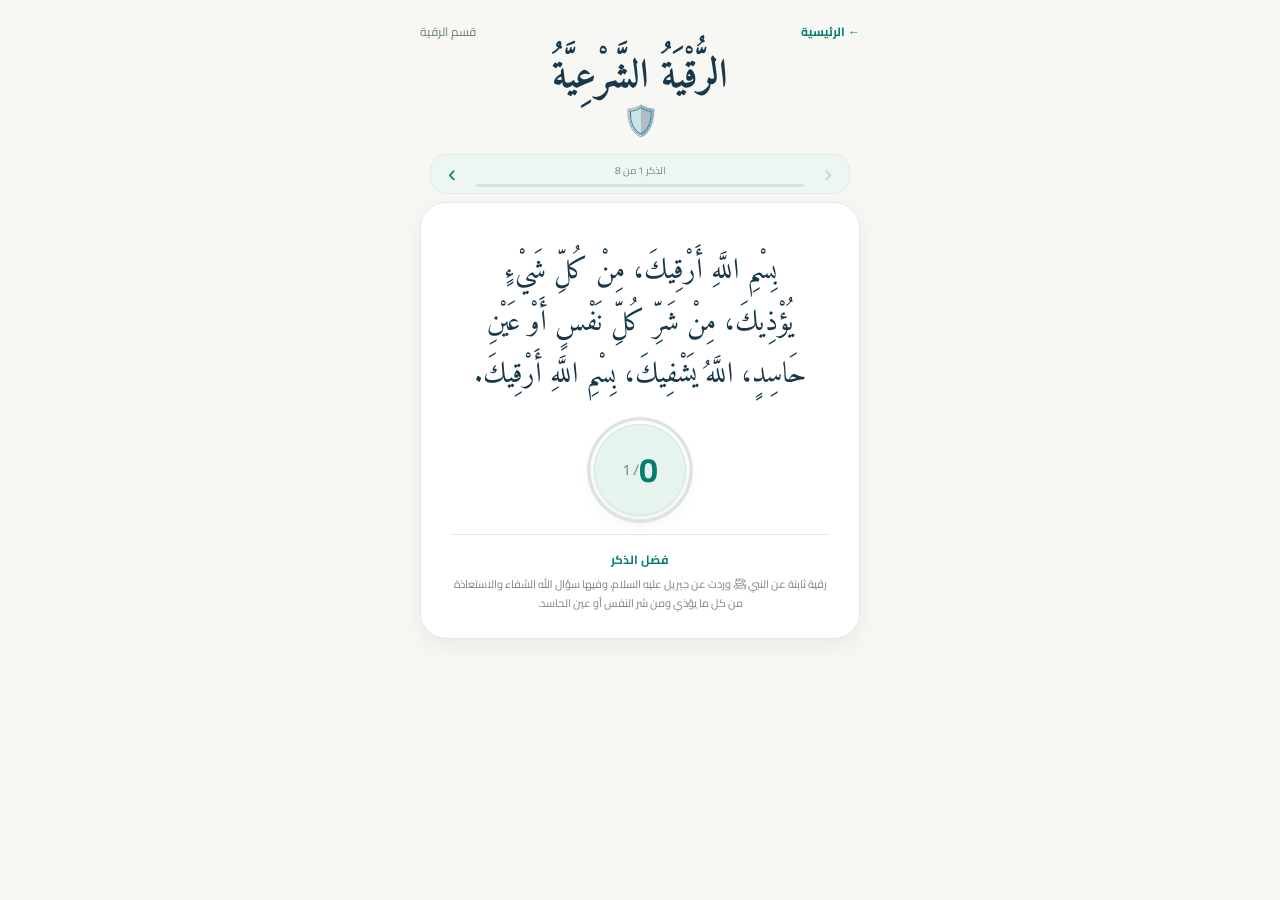
<file: ruqyah.html>
<!doctype html>
<html lang="ar" dir="rtl">
<head>
<meta charset="utf-8">
<meta name="viewport" content="width=device-width,initial-scale=1">
<title>الرُّقْيَةُ الشَّرْعِيَّةُ</title>
<link rel="stylesheet" href="style.css?v=44">
<style>
.ruqyah-page{min-height:100svh;padding:12px 14px 20px;background:#e9e1cf;color:#173c31;position:relative;overflow:hidden;display:flex;align-items:flex-start}
.ruqyah-page::before{content:"";position:absolute;inset:0;opacity:.22;background-image:radial-gradient(circle at center,transparent 0 42px,rgba(151,113,48,.18) 43px 44px,transparent 45px),radial-gradient(circle at center,transparent 0 20px,rgba(151,113,48,.12) 21px 22px,transparent 23px);background-size:84px 84px;transform:rotate(45deg);pointer-events:none}
.reader{width:min(720px,100%);margin:8px auto 0;position:relative;z-index:1}
.top{display:flex;justify-content:space-between;align-items:center;color:#74817a;font-size:12px;margin-bottom:13px}.back{color:#9d7939;font-weight:700}
.header{text-align:center;margin-bottom:10px;min-height:88px;display:flex;flex-direction:column;justify-content:flex-start;align-items:center}.header h1{font-family:Amiri,serif;font-size:40px;line-height:1.05;margin:0;color:#173c31;font-weight:700}.shield-icon{font-size:30px;line-height:1;margin-top:7px;height:30px}
.nav{display:flex;align-items:center;gap:7px;margin:0 auto 8px;padding:4px 6px;background:rgba(247,241,226,.38);border:1px solid rgba(151,113,48,.12);border-radius:14px;max-width:420px}.nav-center{flex:1;min-width:0}.counter{text-align:center;color:#7c8781;font-size:10px;margin:0 0 4px}.progress-wrap{background:rgba(23,60,49,.10);border-radius:99px;height:3px;overflow:hidden;margin:0 2px}.progress{height:100%;width:0;background:#92703a;transition:.35s ease}.nav-arrow{width:30px;height:30px;border:0;border-radius:50%;background:transparent;color:#967238;font-size:24px;line-height:1;display:grid;place-items:center;cursor:pointer;transition:.15s ease}.nav-arrow:active{transform:scale(.92)}.nav-arrow:disabled{opacity:.25;cursor:default}.nav-arrow:focus{outline:none}
.card{position:relative;background:#f7f1e2;border:2px solid rgba(151,113,48,.42);border-radius:120px 120px 24px 24px;padding:42px 30px 24px;box-shadow:0 18px 45px rgba(60,57,42,.13);text-align:center;overflow:hidden}
.card::before{content:"";position:absolute;top:14px;left:50%;transform:translateX(-50%);width:72px;height:18px;border-top:1px solid rgba(151,113,48,.55);border-bottom:1px solid rgba(151,113,48,.25);border-radius:50%}
.card::after{content:"✦";position:absolute;top:14px;left:50%;transform:translateX(-50%);color:#a77d38;font-size:12px;background:#f7f1e2;padding:0 7px}
.zikr{font-family:Amiri,serif;font-size:clamp(24px,3.6vw,34px);line-height:1.85;color:#173c31;max-width:680px;margin:0 auto;text-wrap:balance;overflow-wrap:normal;word-break:normal}.zikr.long{font-size:clamp(21px,3.1vw,29px);line-height:1.8}.zikr.very-long{font-size:clamp(19px,2.8vw,26px);line-height:1.75}
.count-number{position:relative;border:0;background:#f7f1e2;font:700 34px Cairo;color:#173c31;cursor:pointer;display:flex;align-items:center;justify-content:center;width:92px;height:92px;padding:6px;margin:22px auto 10px;line-height:1;border-radius:50%;box-shadow:0 8px 20px rgba(60,57,42,.09),inset 0 0 0 1px rgba(151,113,48,.3);transition:transform .12s ease,box-shadow .12s ease}.count-number::before{content:"";position:absolute;inset:-7px;border-radius:50%;background:conic-gradient(#a77d38 var(--progress,0%),#dfe3d9 0);-webkit-mask:radial-gradient(farthest-side,transparent calc(100% - 4px),#000 calc(100% - 3px));mask:radial-gradient(farthest-side,transparent calc(100% - 4px),#000 calc(100% - 3px));transition:background .2s ease}.count-number:active,.count-number.is-pressed{transform:scale(.94);outline:none;-webkit-tap-highlight-color:transparent}.count-number:focus{outline:none}.count-number span{font-size:15px;color:#89918d;font-weight:600}.count-number .counter-value{font-size:34px;color:#173c31;font-weight:700}
.fadhl{margin:18px auto 0;padding-top:13px;border-top:1px solid rgba(151,113,48,.18);max-width:620px}.fadhl-title{font-size:12px;color:#967238;font-weight:700;margin-bottom:4px}.fadhl-text{font-size:11px;line-height:1.8;color:#7a857f}
.done{display:none;text-align:center;padding:30px 20px}.done.show{display:block}.done h2{font-family:Amiri;font-size:38px;color:#173c31;margin:8px}.done p{color:#738079}.restart{display:inline-block;margin-top:8px;color:#967238;font-weight:700}
.card.fade-out{opacity:0;transform:translateY(8px)}.card.fade-in{animation:cardIn .3s ease}@keyframes cardIn{from{opacity:0;transform:translateY(-8px)}to{opacity:1;transform:translateY(0)}}
@media(prefers-reduced-motion:reduce){.card.fade-in,.count-number.is-pressed{animation:none}}
@media(max-width:650px){.ruqyah-page{padding:10px 11px 18px}.top{margin-bottom:11px}.header{margin-bottom:8px}.header h1{font-size:36px}.card{padding:38px 17px 21px;border-radius:90px 90px 20px 20px}.zikr{font-size:25px;line-height:1.85}.count-number{font-size:34px}.nav{margin-bottom:7px;padding:3px 5px}.nav-arrow{width:28px;height:28px;font-size:22px}}
</style>
<style id="readerDarkFix">body.dark .adhkar-page,body.dark .duas-page,body.dark .ruqyah-page,body.dark .tasbeeh-page{background:#101914!important;color:#e9eee9!important}body.dark .adhkar-page .card,body.dark .ruqyah-page .card,body.dark .duas-page .dua-card,body.dark .tasbeeh-page .tasbeeh-card{background:#1b2923!important;color:#edf1eb!important}body.dark .adhkar-page .zikr,body.dark .ruqyah-page .zikr,body.dark .duas-page .dua-text,body.dark .tasbeeh-page .zikr-name{color:#edf1eb!important}body.dark .adhkar-page .header h1,body.dark .ruqyah-page .header h1,body.dark .duas-page .duas-header h1,body.dark .tasbeeh-page .tasbeeh-header h1{color:#eef1eb!important}body.dark .adhkar-page .fadhl-note,body.dark .ruqyah-page .fadhl-text,body.dark .tasbeeh-page .fadhl-text{color:#aebbb4!important}</style><style>

.ruqyah-page:not(#ui-root){background:#f7f7f3!important;background-image:none!important;color:#17384a!important}
.ruqyah-page:not(#ui-root)::before{display:none!important}
.ruqyah-page:not(#ui-root) .reader{width:min(100%,440px)!important;margin:8px auto 0!important}
.ruqyah-page:not(#ui-root) .top{color:#687f7b!important}
.ruqyah-page:not(#ui-root) .back{color:#087c70!important}
.ruqyah-page:not(#ui-root) .header h1{color:#17384a!important}
.ruqyah-page:not(#ui-root) .nav{background:#edf6f2!important;border:1px solid #e0ece7!important;border-radius:16px!important}
.ruqyah-page:not(#ui-root) .nav-arrow{color:#087c70!important}
.ruqyah-page:not(#ui-root) .card{background:#fff!important;border:1px solid #e1ece7!important;border-radius:26px!important;box-shadow:0 8px 24px rgba(23,56,74,.06)!important}
.ruqyah-page:not(#ui-root) .card::before,.ruqyah-page:not(#ui-root) .card::after{display:none!important}
.ruqyah-page:not(#ui-root) .zikr{color:#17384a!important}
.ruqyah-page:not(#ui-root) .count-number{background:#e6f4ef!important;color:#087c70!important;box-shadow:0 6px 18px rgba(23,56,74,.08),inset 0 0 0 1px #cde7de!important}
.ruqyah-page:not(#ui-root) .count-number .counter-value{color:#087c70!important}
.ruqyah-page:not(#ui-root) .progress{background:#0a8b7d!important}
.ruqyah-page:not(#ui-root) .fadhl-title{color:#087c70!important}

</style></head>
<body>
<main class="ruqyah-page">
<div class="reader">
<div class="top"><a class="back" href="index.html">← الرئيسية</a><span>قسم الرقية</span></div>
<div class="header"><h1>الرُّقْيَةُ الشَّرْعِيَّةُ</h1><div class="shield-icon" aria-hidden="true">🛡️</div></div>
<div class="nav" aria-label="التنقل بين أذكار الرقية">
<button class="nav-arrow" id="prevBtn" type="button" aria-label="الذكر السابق">‹</button>
<div class="nav-center"><div class="counter" id="counter"></div><div class="progress-wrap"><div class="progress" id="progress"></div></div></div>
<button class="nav-arrow" id="nextBtn" type="button" aria-label="الذكر التالي">›</button>
</div>
<article class="card" id="card">
<div class="zikr" id="zikr"></div>
<button class="count-number" id="countNumber" type="button" aria-label="تسجيل الذكر"><span class="counter-value">0</span> <span>/ 1</span></button>
<div class="fadhl" id="fadhl"><div class="fadhl-title">فضل الذكر</div><div class="fadhl-text" id="fadhlText"></div></div>
</article>
<section class="done" id="done"><div style="font-size:48px">🤍</div><h2>أحسنت</h2><p>أتممت الرقية. تقبّل الله منك وجعلها سببًا للسكينة والعافية.</p><a class="restart" href="index.html">العودة للرئيسية</a></section>
</div>
</main>
<script>
const data=[
["بِسْمِ اللَّهِ أَرْقِيكَ، مِنْ كُلِّ شَيْءٍ يُؤْذِيكَ، مِنْ شَرِّ كُلِّ نَفْسٍ أَوْ عَيْنِ حَاسِدٍ، اللَّهُ يَشْفِيكَ، بِسْمِ اللَّهِ أَرْقِيكَ.",1],
["بِسْمِ اللَّهِ الَّذِي لَا يَضُرُّ مَعَ اسْمِهِ شَيْءٌ فِي الْأَرْضِ وَلَا فِي السَّمَاءِ وَهُوَ السَّمِيعُ الْعَلِيمُ.",3],
["بِسْمِ اللَّهِ يُبْرِئُنِي، وَمِنْ كُلِّ دَاءٍ يَشْفِينِي، وَمِنْ شَرِّ حَاسِدٍ إِذَا حَسَدَ، وَشَرِّ كُلِّ ذِي عَيْنٍ.",1],
["بِسْمِ اللَّهِ (ثَلَاثًا)، أَعُوذُ بِاللَّهِ وَقُدْرَتِهِ مِنْ شَرِّ مَا أَجِدُ وَأُحَاذِرُ.",7],
["أَذْهِبِ الْبَأْسَ رَبَّ النَّاسِ، وَاشْفِ أَنْتَ الشَّافِيَ، لَا شِفَاءَ إِلَّا شِفَاؤُكَ، شِفَاءً لَا يُغَادِرُ سَقَمًا.",1],
["أَعُوذُ بِكَلِمَاتِ اللَّهِ التَّامَّةِ مِنْ كُلِّ شَيْطَانٍ وَهَامَّةٍ وَمِنْ كُلِّ عَيْنٍ لَامَّةٍ.",1],
["أَعُوذُ بِكَلِمَاتِ اللَّهِ التَّامَّاتِ مِنْ شَرِّ مَا خَلَقَ.",1],
["أَسْأَلُ اللَّهَ الْعَظِيمَ رَبَّ الْعَرْشِ الْعَظِيمِ أَنْ يَشْفِيَنِي.",7]
];
let i=0,completed=0,total=0;
const zikr=document.getElementById("zikr"),countNumber=document.getElementById("countNumber"),counter=document.getElementById("counter"),progress=document.getElementById("progress"),card=document.getElementById("card"),done=document.getElementById("done"),prevBtn=document.getElementById("prevBtn"),nextBtn=document.getElementById("nextBtn"),fadhlText=document.getElementById("fadhlText");
const fadhl=[
"رقية ثابتة عن النبي ﷺ، وردت عن جبريل عليه السلام، وفيها سؤال الله الشفاء والاستعاذة من كل ما يؤذي ومن شر النفس أو عين الحاسد.",
"ذكر للتحصين، ورد فيه أن من قاله ثلاث مرات صباحًا ومساءً لم يضره شيء بإذن الله.",
"من ألفاظ الرقية، وفيه إسناد الشفاء إلى الله والاستعاذة به من أذى الحسد والعين.",
"ورد في الحديث أن النبي ﷺ أمر بقول «باسم الله» ثلاث مرات، ثم قول «أعوذ بالله وقدرته من شر ما أجد وأحاذر» سبع مرات عند وجود الألم.",
"دعاء نبوي في طلب الشفاء، وفيه سؤال الله وحده أن يذهب البأس وأن يمنح الشفاء الكامل.",
"دعاء للتحصين من الشيطان والهوام والعين، وهو من ألفاظ الرقية والاستعاذة بالله.",
"استعاذة بالله بكلماته التامات من شر ما خلق، وهي من ألفاظ التحصين.",
"دعاء بطلب الشفاء من الله، وفيه سؤال الله العظيم رب العرش العظيم أن يشفي المريض."
];

function updateCard(){total=data[i][1];completed=0;zikr.textContent=data[i][0];zikr.classList.remove("long","very-long");if(data[i][0].length>150)zikr.classList.add("very-long");else if(data[i][0].length>95)zikr.classList.add("long");countNumber.innerHTML='<span class="counter-value">0</span> <span>/ '+total+'</span>';countNumber.style.setProperty("--progress","0%");counter.textContent="الذكر "+(i+1)+" من "+data.length;fadhlText.textContent=fadhl[i]||"من أدعية الرقية والاستعاذة بالله.";progress.style.width=(data.length<=1?100:(i/(data.length-1))*100)+"%";prevBtn.disabled=i===0;nextBtn.disabled=i===data.length-1}
function render(){if(i>=data.length){card.style.display="none";document.querySelector(".nav").style.display="none";done.classList.add("show");return}card.style.display="block";document.querySelector(".nav").style.display="flex";done.classList.remove("show");updateCard();card.classList.remove("fade-in");void card.offsetWidth;card.classList.add("fade-in")}
prevBtn.onclick=()=>{if(i<=0)return;i--;render()};
nextBtn.onclick=()=>{if(i>=data.length-1)return;i++;render()};let touchStartX=0,touchStartY=0,touchStartTime=0;
card.addEventListener("touchstart",e=>{const t=e.changedTouches[0];touchStartX=t.clientX;touchStartY=t.clientY;touchStartTime=Date.now()},{passive:true});
card.addEventListener("touchend",e=>{const t=e.changedTouches[0],dx=t.clientX-touchStartX,dy=t.clientY-touchStartY;if(Date.now()-touchStartTime<600&&Math.abs(dx)>55&&Math.abs(dx)>Math.abs(dy)*1.25){if(dx<0&&i<data.length-1){i++;render()}else if(dx>0&&i>0){i--;render()}}},{passive:true});

countNumber.onclick=()=>{if(completed>=total)return;completed++;countNumber.innerHTML='<span class="counter-value">'+completed+'</span> <span>/ '+total+'</span>';countNumber.style.setProperty("--progress",(completed/total*100)+"%");countNumber.classList.remove("is-pressed");void countNumber.offsetWidth;countNumber.classList.add("is-pressed");setTimeout(()=>countNumber.classList.remove("is-pressed"),180);if(completed===total){i++;card.classList.add("fade-out");setTimeout(()=>{card.classList.remove("fade-out");render()},220)}};
render();
</script>
</body>
</html>
</file>
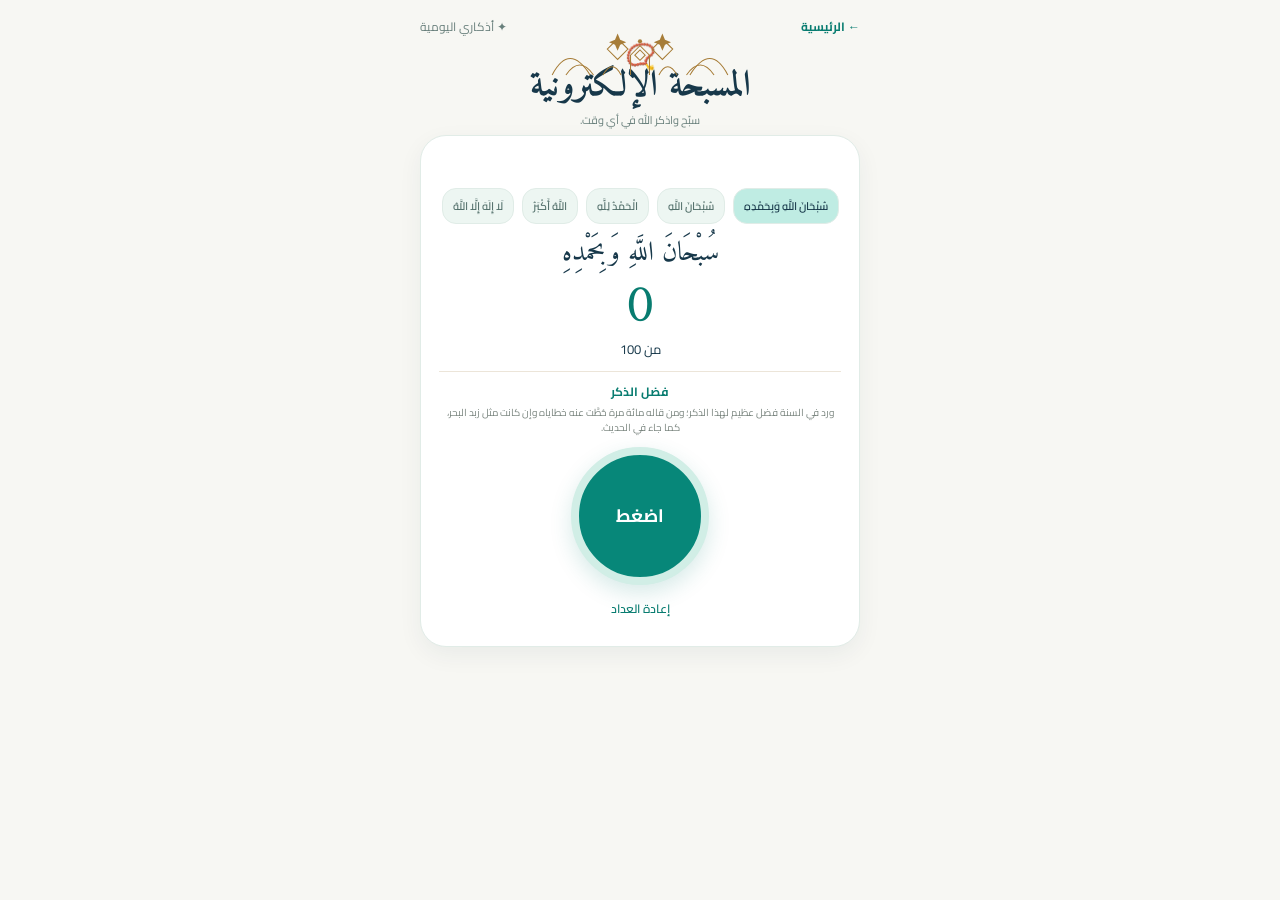
<file: tasbeeh.html>
<!doctype html>
<html lang="ar" dir="rtl">
<head>
<meta charset="utf-8">
<meta name="viewport" content="width=device-width,initial-scale=1">
<title>المسبحة الإلكترونية | أذكاري اليومية</title>
<link rel="stylesheet" href="style.css?v=44">
<style>
.tasbeeh-page{min-height:100svh;padding:12px 14px 20px;background:#e9e1cf;color:#173c31;position:relative;overflow:hidden;display:flex;align-items:flex-start}
.tasbeeh-page::before{content:"";position:absolute;inset:0;opacity:.22;background-image:radial-gradient(circle at center,transparent 0 42px,rgba(151,113,48,.18) 43px 44px,transparent 45px),radial-gradient(circle at center,transparent 0 20px,rgba(151,113,48,.12) 21px 22px,transparent 23px);background-size:84px 84px;transform:rotate(45deg);pointer-events:none}
.tasbeeh-wrap{width:min(720px,100%);margin:8px auto 0;position:relative;z-index:1}
.tasbeeh-top{display:flex;justify-content:space-between;align-items:center;color:#74817a;font-size:12px;margin-bottom:13px}
.tasbeeh-top a{color:#9d7939;font-weight:700}
.tasbeeh-header{text-align:center;margin-bottom:10px;min-height:88px;display:flex;flex-direction:column;justify-content:flex-start;align-items:center}
.tasbeeh-icon{font-size:30px;line-height:1;height:30px}
.tasbeeh-header h1{font-family:Amiri,serif;font-size:40px;line-height:1.05;margin:0;color:#173c31;font-weight:700}
.tasbeeh-header p{margin:7px 0 0;color:#77857f;font-size:12px}
.tasbeeh-card{position:relative;margin:0 auto;background:#f7f1e2;border:2px solid rgba(151,113,48,.42);border-radius:100px 100px 24px 24px;padding:24px 22px 26px;box-shadow:0 18px 45px rgba(60,57,42,.13);text-align:center;overflow:hidden}
.tasbeeh-card::before{content:"";position:absolute;top:14px;left:50%;transform:translateX(-50%);width:72px;height:18px;border-top:1px solid rgba(151,113,48,.55);border-bottom:1px solid rgba(151,113,48,.25);border-radius:50%}
.tasbeeh-card::after{content:"✦";position:absolute;top:14px;left:50%;transform:translateX(-50%);color:#a77d38;font-size:12px;background:#f7f1e2;padding:0 7px}
.dhikr-list{display:flex;gap:8px;overflow-x:auto;padding:2px 2px 8px;margin:6px 0 6px;scrollbar-width:thin}.dhikr-option{flex:0 0 auto;border:1px solid rgba(24,61,50,.12);background:#eee8d9;color:#5f7169;border-radius:14px;padding:8px 11px;font:600 11px Cairo;cursor:pointer}.dhikr-option.active{background:#e5ece7;color:#183d32;border-color:rgba(167,125,56,.38)}
.zikr-name{font-family:Amiri,serif;font-size:28px;color:#173c31;line-height:1.6;margin-top:8px}
.count{font-family:Amiri,serif;font-size:62px;line-height:1;color:#a77d38;margin:16px 0 4px}
.target{color:#7a867f;font-size:13px}.fadhl{margin:18px auto 0;padding-top:13px;border-top:1px solid rgba(151,113,48,.18);max-width:560px}.fadhl-title{font-size:12px;color:#967238;font-weight:700;margin-bottom:4px}.fadhl-text{font-size:11px;line-height:1.8;color:#7a857f}
.tap-circle{width:165px;height:165px;border-radius:50%;border:10px solid #dfe7e2;background:#183d32;color:#fff;font:700 21px Cairo;cursor:pointer;margin:25px auto 18px;display:grid;place-items:center;box-shadow:0 14px 30px rgba(24,61,50,.2);transition:.12s}
.tap-circle:active{transform:scale(.95)}
.reset{border:0;background:none;color:#a77d38;font:600 13px Cairo;cursor:pointer}
.done-message{display:none;color:#527d6c;font-weight:700;margin-top:8px}
.done-message.show{display:block}
@media(max-width:650px){
 .tasbeeh-page{padding:10px 11px 18px}
 .tasbeeh-header h1{font-size:36px}
 .tasbeeh-card{padding:38px 17px 30px;border-radius:90px 90px 20px 20px}
 .zikr-name{font-size:29px}
 .tap-circle{width:165px;height:165px}
}
</style>
<style id="readerDarkFix">body.dark .adhkar-page,body.dark .duas-page,body.dark .ruqyah-page,body.dark .tasbeeh-page{background:#101914!important;color:#e9eee9!important}body.dark .adhkar-page .card,body.dark .ruqyah-page .card,body.dark .duas-page .dua-card,body.dark .tasbeeh-page .tasbeeh-card{background:#1b2923!important;color:#edf1eb!important}body.dark .adhkar-page .zikr,body.dark .ruqyah-page .zikr,body.dark .duas-page .dua-text,body.dark .tasbeeh-page .zikr-name{color:#edf1eb!important}body.dark .adhkar-page .header h1,body.dark .ruqyah-page .header h1,body.dark .duas-page .duas-header h1,body.dark .tasbeeh-page .tasbeeh-header h1{color:#eef1eb!important}body.dark .adhkar-page .fadhl-note,body.dark .ruqyah-page .fadhl-text,body.dark .tasbeeh-page .fadhl-text{color:#aebbb4!important}</style>
<style id="tasbeeh-compact-v1">
/* Compact layout: keep the tasbeeh reader inside the viewport without page scrolling */
.tasbeeh-page{padding:8px 12px 10px!important;overflow:hidden!important}
.tasbeeh-wrap{margin:3px auto 0!important}
.tasbeeh-top{margin-bottom:6px!important}
.tasbeeh-header{min-height:62px!important;margin-bottom:6px!important}
.tasbeeh-icon{font-size:24px!important;height:24px!important}
.tasbeeh-header h1{font-size:34px!important}
.tasbeeh-header p{margin:3px 0 0!important;font-size:11px!important}
.tasbeeh-card{border-radius:78px 78px 18px 18px!important;padding:20px 18px 18px!important}
.dhikr-list{margin:3px 0 3px!important;padding:1px 2px 5px!important}
.dhikr-option{padding:6px 9px!important}
.zikr-name{font-size:24px!important;line-height:1.4!important;margin-top:4px!important}
.count{font-size:48px!important;margin:7px 0 2px!important}
.fadhl{margin:9px auto 0!important;padding-top:8px!important}
.fadhl-title{margin-bottom:2px!important}
.fadhl-text{font-size:10px!important;line-height:1.55!important}
.tap-circle{width:128px!important;height:128px!important;border-width:8px!important;font-size:18px!important;margin:12px auto 8px!important}
.reset{font-size:12px!important}
.done-message{font-size:11px!important;margin-top:4px!important}
@media(max-width:650px){
 .tasbeeh-page{padding:7px 9px 8px!important}
 .tasbeeh-top{margin-bottom:4px!important}
 .tasbeeh-header{min-height:58px!important;margin-bottom:4px!important}
 .tasbeeh-icon{font-size:22px!important;height:22px!important}
 .tasbeeh-header h1{font-size:31px!important}
 .tasbeeh-header p{font-size:10px!important;margin-top:2px!important}
 .tasbeeh-card{border-radius:68px 68px 16px 16px!important;padding:17px 13px 14px!important}
 .dhikr-list{margin:2px 0!important;padding-bottom:4px!important}
 .zikr-name{font-size:22px!important}
 .count{font-size:44px!important;margin:5px 0 1px!important}
 .fadhl{margin-top:7px!important;padding-top:6px!important}
 .fadhl-text{font-size:9px!important;line-height:1.45!important}
 .tap-circle{width:112px!important;height:112px!important;border-width:7px!important;font-size:16px!important;margin:9px auto 6px!important}
}
</style>

<style id="tasbeeh-balanced-v2">
/* Balanced desktop/mobile proportions without page scrolling */
.tasbeeh-page{padding:7px 12px 8px!important}
.tasbeeh-wrap{margin:2px auto 0!important}
.tasbeeh-top{margin-bottom:5px!important}
.tasbeeh-header{min-height:68px!important;margin-bottom:5px!important}
.tasbeeh-icon{font-size:25px!important;height:25px!important}
.tasbeeh-header h1{font-size:36px!important}
.tasbeeh-header p{margin:4px 0 0!important;font-size:11px!important}
.tasbeeh-card{border-radius:92px 92px 20px 20px!important;padding:21px 20px 17px!important}
.dhikr-list{margin:3px 0 4px!important;padding:1px 2px 5px!important}
.dhikr-option{padding:7px 10px!important;font-size:11px!important}
.zikr-name{font-size:27px!important;line-height:1.45!important;margin-top:5px!important}
.count{font-size:54px!important;margin:8px 0 2px!important}
.fadhl{margin:10px auto 0!important;padding-top:8px!important}
.fadhl-text{font-size:10px!important;line-height:1.55!important}
.tap-circle{width:138px!important;height:138px!important;border-width:8px!important;font-size:18px!important;margin:11px auto 7px!important}
.reset{font-size:12px!important}
.done-message{font-size:11px!important;margin-top:4px!important}
@media(max-width:650px){
 .tasbeeh-page{padding:6px 9px 7px!important}
 .tasbeeh-top{margin-bottom:3px!important}
 .tasbeeh-header{min-height:62px!important;margin-bottom:4px!important}
 .tasbeeh-icon{font-size:23px!important;height:23px!important}
 .tasbeeh-header h1{font-size:33px!important}
 .tasbeeh-header p{font-size:10px!important;margin-top:2px!important}
 .tasbeeh-card{border-radius:78px 78px 18px 18px!important;padding:18px 14px 13px!important}
 .dhikr-list{margin:2px 0 3px!important;padding-bottom:4px!important}
 .dhikr-option{padding:6px 9px!important}
 .zikr-name{font-size:24px!important;line-height:1.4!important;margin-top:3px!important}
 .count{font-size:47px!important;margin:5px 0 1px!important}
 .fadhl{margin-top:7px!important;padding-top:6px!important}
 .fadhl-text{font-size:9px!important;line-height:1.45!important}
 .tap-circle{width:120px!important;height:120px!important;border-width:7px!important;font-size:17px!important;margin:9px auto 5px!important}
}
</style>
<style id="tasbeeh-islamic-ornament-v2">
.tasbeeh-card{overflow:visible!important}
.mihrab-ornament{
 position:absolute;top:10px;left:50%;transform:translateX(-50%);
 width:190px;height:62px;color:#a77d38;z-index:4;pointer-events:none;
}
.mihrab-ornament svg{width:100%;height:100%;display:block}
.tasbeeh-card::before{content:""!important;top:10px!important;width:76px!important;height:24px!important;border-top:1px solid rgba(151,113,48,.24)!important;border-bottom:0!important;background:none!important;z-index:1!important}
.tasbeeh-card::after{content:""!important;top:18px!important;width:9px!important;height:9px!important;border:1px solid rgba(167,125,56,.65)!important;background:#f7f1e2!important;transform:translateX(-50%) rotate(45deg)!important;padding:0!important;z-index:2!important}
.mihrab-ornament + .tasbeeh-card{padding-top:48px!important}
@media(max-width:650px){
 .mihrab-ornament{width:168px;height:55px;top:8px}
 .mihrab-ornament + .tasbeeh-card{padding-top:44px!important}
}
</style><style>

.tasbeeh-page:not(#ui-root){background:#f7f7f3!important;background-image:none!important;color:#17384a!important}
.tasbeeh-page:not(#ui-root)::before{display:none!important}
.tasbeeh-page:not(#ui-root) .tasbeeh-wrap{width:min(100%,440px)!important;margin:8px auto 0!important}
.tasbeeh-page:not(#ui-root) .tasbeeh-top,.tasbeeh-page:not(#ui-root) .tasbeeh-header p{color:#687f7b!important}
.tasbeeh-page:not(#ui-root) .tasbeeh-top a,.tasbeeh-page:not(#ui-root) .reset{color:#087c70!important}
.tasbeeh-page:not(#ui-root) .tasbeeh-header h1{color:#17384a!important}
.tasbeeh-page:not(#ui-root) .tasbeeh-card{background:#fff!important;border:1px solid #e1ece7!important;border-radius:26px!important;box-shadow:0 8px 24px rgba(23,56,74,.06)!important}
.tasbeeh-page:not(#ui-root) .tasbeeh-card::before,.tasbeeh-page:not(#ui-root) .tasbeeh-card::after{display:none!important}
.tasbeeh-page:not(#ui-root) .dhikr-option{background:#edf6f2!important;border-color:#e0ece7!important;color:#526f6a!important}
.tasbeeh-page:not(#ui-root) .dhikr-option.active{background:#bfece3!important;color:#17384a!important}
.tasbeeh-page:not(#ui-root) .zikr-name,.tasbeeh-page:not(#ui-root) .target{color:#17384a!important}
.tasbeeh-page:not(#ui-root) .count{color:#087c70!important}
.tasbeeh-page:not(#ui-root) .tap-circle{background:#078779!important;border-color:#d1eee6!important;box-shadow:0 8px 22px rgba(8,124,112,.16)!important}
.tasbeeh-page:not(#ui-root) .fadhl-title{color:#087c70!important}

</style></head>
<body>
<main class="tasbeeh-page">
<section class="tasbeeh-wrap">
<div class="tasbeeh-top"><a href="index.html">← الرئيسية</a><span>✦ أذكاري اليومية</span></div>
<div class="tasbeeh-header">
<div class="tasbeeh-icon">📿</div>
<h1>المسبحة الإلكترونية</h1>
<p>سبّح واذكر الله في أي وقت.</p>
</div>
<div class="mihrab-ornament" aria-hidden="true">
<svg viewBox="0 0 220 72" xmlns="http://www.w3.org/2000/svg">
 <g fill="none" stroke="currentColor" stroke-width="1.2">
  <path d="M8 58 Q28 20 52 58 M168 58 Q192 20 212 58"/>
  <path d="M24 58 Q40 35 56 58 M164 58 Q180 35 196 58"/>
  <path d="M67 58 Q78 39 88 58 M132 58 Q142 39 153 58"/>
  <path d="M72 28 L84 16 L96 28 L84 40 Z M124 28 L136 16 L148 28 L136 40 Z"/>
  <path d="M99 58 L99 35 L110 24 L121 35 L121 58"/>
  <path d="M104 35 L110 29 L116 35 L110 41 Z"/>
 </g>
 <g fill="currentColor">
  <path d="M84 10l3 7 7 3-7 3-3 7-3-7-7-3 7-3z"/>
  <path d="M136 10l3 7 7 3-7 3-3 7-3-7-7-3 7-3z"/>
  <circle cx="110" cy="19" r="2.4"/>
 </g>
</svg>
</div><div class="tasbeeh-card">
<div class="dhikr-list" id="dhikrList"></div>
<div class="zikr-name" id="zikrName">سُبْحَانَ اللَّهِ وَبِحَمْدِهِ</div>
<div class="count" id="count">0</div>
<div class="target">من 100</div>
<div class="fadhl"><div class="fadhl-title">فضل الذكر</div><div class="fadhl-text" id="fadhlText"></div></div>
<button class="tap-circle" id="tap">اضغط</button>
<button class="reset" id="reset">إعادة العداد</button>
<div class="done-message" id="done">🤍 أحسنت، أتممت 100 تسبيحة</div>
</div>
</section>
</main>
<script>
const dhikrs=[
 {text:"سُبْحَانَ اللَّهِ وَبِحَمْدِهِ",target:100},
 {text:"سُبْحَانَ اللَّهِ",target:100},
 {text:"الْحَمْدُ لِلَّهِ",target:100},
 {text:"اللَّهُ أَكْبَرُ",target:100},
 {text:"لَا إِلَهَ إِلَّا اللَّهُ",target:100},
 {text:"سُبْحَانَ اللَّهِ، وَالْحَمْدُ لِلَّهِ، وَاللَّهُ أَكْبَرُ",target:33},
 {text:"لَا حَوْلَ وَلَا قُوَّةَ إِلَّا بِاللَّهِ",target:100},
 {text:"أَسْتَغْفِرُ اللَّهَ",target:100},
 {text:"اللَّهُمَّ صَلِّ وَسَلِّمْ عَلَى نَبِيِّنَا مُحَمَّدٍ",target:100}
];
const fadhl=[
"ورد في السنة فضل عظيم لهذا الذكر؛ ومن قاله مائة مرة حُطَّت عنه خطاياه وإن كانت مثل زبد البحر، كما جاء في الحديث.",
"التسبيح من الذكر الذي يُثنى فيه على الله وتنزيهه، وهو من أحب الكلام إلى الله.",
"الحمد لله كلمة تجمع الثناء والشكر لله، وقد ورد أنها تملأ الميزان.",
"الله أكبر تعظيم لله وإقرار بأن الله أعظم من كل شيء، وهي من أعظم ألفاظ الذكر.",
"لا إله إلا الله كلمة التوحيد، وهي أفضل الذكر كما ورد في الحديث.",
"اجتماع التسبيح والحمد والتكبير من جوامع الذكر، وهي كلمات عظيمة في الأجر والفضل.",
"لا حول ولا قوة إلا بالله من كنوز الجنة، وفيها تفويض القوة والقدرة لله تعالى.",
"الاستغفار من أسباب مغفرة الذنوب والرجوع إلى الله، وكان النبي ﷺ يكثر من الاستغفار.",
"الصلاة والسلام على النبي ﷺ من الأعمال التي رغب فيها النبي ﷺ، وجاء فيها أن من صلى عليه صلاة صلى الله عليه بها عشرًا."
];
let selected=0,count=0;
const countEl=document.getElementById("count"),done=document.getElementById("done"),list=document.getElementById("dhikrList"),nameEl=document.getElementById("zikrName"),targetEl=document.querySelector(".target"),fadhlText=document.getElementById("fadhlText");
function renderDhikr(){list.innerHTML=dhikrs.map((d,i)=>'<button class="dhikr-option '+(i===selected?"active":"")+'" data-i="'+i+'">'+d.text+'</button>').join("");nameEl.textContent=dhikrs[selected].text;targetEl.textContent="من "+dhikrs[selected].target;fadhlText.textContent=fadhl[selected];count=0;countEl.textContent=0;done.classList.remove("show");list.querySelectorAll(".dhikr-option").forEach(b=>b.onclick=()=>{selected=Number(b.dataset.i);renderDhikr()})}
document.getElementById("tap").onclick=()=>{const target=dhikrs[selected].target;if(count<target) count++;countEl.textContent=count;if(count===target) done.textContent="🤍 أحسنت، أتممت "+target+" تسبيحة";if(count===target) done.classList.add("show")};
document.getElementById("reset").onclick=()=>{count=0;countEl.textContent=0;done.classList.remove("show")};
renderDhikr();
</script>
</body>
</html>
</file>
<file: style.css>
@import url('https://fonts.googleapis.com/css2?family=Amiri:wght@400;700&family=Cairo:wght@400;600;700&display=swap');
*{box-sizing:border-box}html,body{margin:0;min-height:100%;font-family:Cairo,Arial,sans-serif}
body{background:#f4f0e6;color:#183d32}
a{text-decoration:none;color:inherit}
.home{min-height:100svh;position:relative;overflow:hidden;display:flex;align-items:center;justify-content:center;padding:32px 18px;background:radial-gradient(circle at 50% 18%,#fffdf6 0,#f5f0e5 48%,#e9e1cf 100%)}
.hero{width:min(720px,100%);text-align:center;position:relative;z-index:2}
.brand{font-size:11px;letter-spacing:.06em;color:#688478;margin-bottom:10px}
 .ornament{font-family:serif;font-size:18px;color:#b08b48;margin-bottom:2px}
h1{font-family:Amiri,serif;font-size:clamp(34px,5vw,46px);line-height:1.02;margin:0;color:#183d32;font-weight:700}
h1 span{color:#a77d38}
.hero>p{font-size:13px;line-height:1.8;color:#65756e;max-width:460px;margin:11px auto 18px}
.choices{display:grid;grid-template-columns:repeat(2,minmax(0,1fr));gap:12px;max-width:700px;margin:auto}
.choice{display:flex;align-items:center;gap:14px;text-align:right;padding:18px;border:1px solid rgba(24,61,50,.12);border-radius:22px;background:rgba(255,255,255,.66);box-shadow:0 14px 35px rgba(45,59,49,.08);transition:transform .28s cubic-bezier(.2,.8,.2,1),box-shadow .28s ease,border-color .28s ease;cursor:pointer;position:relative;overflow:hidden}
.choice::before{content:"";position:absolute;top:0;bottom:0;left:-80%;width:55%;background:linear-gradient(90deg,transparent,rgba(255,255,255,.55),transparent);transform:skewX(-18deg);transition:left .6s ease;pointer-events:none}.choice:hover{transform:translateY(-8px) scale(1.015);box-shadow:0 22px 48px rgba(45,59,49,.17);border-color:rgba(167,125,56,.5)}.choice:hover::before{left:130%}.choice:hover .choice-icon{transform:scale(1.12) rotate(-3deg)}.choice:hover .arrow{transform:translateX(-9px) scale(1.15)}.choice:active{transform:translateY(-2px) scale(.97);box-shadow:0 10px 25px rgba(45,59,49,.12)}.choice:focus-visible{outline:2px solid rgba(167,125,56,.65);outline-offset:3px}
.choice-icon{width:52px;height:52px;display:grid;place-items:center;border-radius:17px;flex:none;transition:transform .25s ease,box-shadow .25s ease;overflow:hidden;box-shadow:inset 0 1px 0 rgba(255,255,255,.72),0 7px 18px rgba(45,59,49,.08)}
.choice-icon .material-symbols-rounded{font-size:29px;line-height:1;font-variation-settings:'FILL' 1,'wght' 500,'GRAD' 0,'opsz' 32}
.choice:hover .choice-icon{transform:translateY(-2px) scale(1.08);box-shadow:inset 0 1px 0 rgba(255,255,255,.82),0 11px 24px rgba(45,59,49,.13)}.arrow{transition:transform .22s ease}
.morning .choice-icon{background:linear-gradient(145deg,#fff1c9,#f2d994);color:#a87521}
.evening .choice-icon{background:linear-gradient(145deg,#e7efeb,#cbded6);color:#466c61}
.sleep .choice-icon{background:linear-gradient(145deg,#eee9f5,#dcd3e9);color:#6d5b88}
.dua-choice .choice-icon{background:linear-gradient(145deg,#f5ead7,#e7d5b9);color:#8b6a39}
.tasbeeh-choice .choice-icon{background:linear-gradient(145deg,#f1e3e7,#e3cfd6);color:#95566b}
.ruqyah-choice .choice-icon{background:linear-gradient(145deg,#e8efe4,#d1ddca);color:#5e7259}
.choice strong{display:block;font-size:17px;color:#183d32}.choice small{display:block;color:#7b8983;font-size:12px;margin-top:3px}
.arrow{margin-right:auto;font-size:20px;color:#a77d38}
.section-title{font-size:11px;font-weight:700;letter-spacing:.08em;color:#6b8077;margin:20px 0 9px}.secondary-title{margin-top:16px}.extra-choices{margin-top:0}.choice{padding:15px 16px;border-radius:18px;min-height:92px}.choices{gap:12px;max-width:700px}.choice-icon{width:52px;height:52px;border-radius:17px}.choice strong{font-size:16px}.choice small{font-size:11px}.quote{font-size:16px;margin-top:22px}.home .choice:nth-child(4){animation-delay:.18s}.home .choice:nth-child(5){animation-delay:.24s}.home .choice:nth-child(6){animation-delay:.30s}\n.quote{font-family:Amiri,serif;font-size:17px;color:#728078;margin-top:24px;padding-top:14px;border-top:1px solid rgba(24,61,50,.08)}
.glow{position:absolute;border-radius:50%;filter:blur(2px);opacity:.45}.glow-one{width:260px;height:260px;background:#f1d99c;top:-120px;right:-100px}.glow-two{width:220px;height:220px;background:#c8ddd5;bottom:-120px;left:-90px}
@media(max-width:650px){.home{padding:22px 14px}.brand{margin-bottom:17px}.hero>p{font-size:14px;margin:18px auto 20px}.choices{grid-template-columns:repeat(2,minmax(0,1fr));gap:9px}.choice{min-height:126px;padding:12px 8px;border-radius:18px;gap:5px;flex-direction:column;justify-content:center;text-align:center}.choice-icon{width:46px;height:46px;border-radius:14px}.choice strong{font-size:14px;line-height:1.5;white-space:nowrap}.choice small{font-size:10px;line-height:1.6;margin-top:1px}.arrow{position:absolute;left:9px;bottom:7px;margin:0;font-size:15px}.quote{font-size:16px;margin-top:22px}}

.home .choice{animation:choiceIn .55s ease both}.home .choice:nth-child(2){animation-delay:.06s}.home .choice:nth-child(3){animation-delay:.12s}.home .choice:nth-child(4){animation-delay:.18s}.home .choice:nth-child(5){animation-delay:.24s}@keyframes choiceIn{from{opacity:0;transform:translateY(28px) scale(.97)}to{opacity:1;transform:translateY(0) scale(1)}}@media(prefers-reduced-motion:reduce){.home .choice{animation:none}.choice,.choice-icon,.arrow{transition:none}}

.theme-toggle{position:fixed;top:18px;left:18px;z-index:50;width:44px;height:44px;border:1px solid rgba(151,113,48,.28);border-radius:50%;background:rgba(247,241,226,.9);color:#a77d38;font-size:20px;cursor:pointer;box-shadow:0 8px 20px rgba(60,57,42,.1);transition:.25s}.theme-toggle:hover{transform:scale(1.08)}
body.dark{background:#101914;color:#e9e4d7}body.dark .home{background:radial-gradient(circle at 50% 18%,#24352e 0,#17251f 48%,#0d1512 100%)}body.dark .brand{color:#a8b9b0}body.dark h1{color:#eef0e9}body.dark h1 span{color:#c6a15a}body.dark .hero>p{color:#aeb9b3}body.dark .choice{background:rgba(31,47,40,.82);border-color:rgba(202,174,112,.16);box-shadow:0 14px 35px rgba(0,0,0,.22)}body.dark .choice strong{color:#eef0e9}body.dark .choice small{color:#aeb9b3}body.dark .choice:hover{border-color:rgba(202,174,112,.42);box-shadow:0 22px 48px rgba(0,0,0,.3)}body.dark .quote{color:#aeb9b3}body.dark .theme-toggle{background:#1f3029;color:#d2b56d;border-color:rgba(202,174,112,.3)}body.dark .glow-one{background:#6d592e;opacity:.18}body.dark .glow-two{background:#385a4d;opacity:.2}
body.dark .dua-card,body.dark .tasbeeh-card,body.dark .card{background:#1b2923!important;color:#edf0e9;border-color:rgba(202,174,112,.3)}body.dark .dua-text,body.dark .zikr-name,body.dark .count,body.dark .counter-value,body.dark .count-number{color:#edf0e9}body.dark .dua-nav,body.dark .tap-circle{background:#22352d;color:#edf0e9}body.dark .progress,.dark .progress{background:#c09a51}

/* Dark mode for reader pages */
body.dark .adhkar-page,body.dark .duas-page,body.dark .ruqyah-page,body.dark .tasbeeh-page{background:#101914;color:#e9eee9}body.dark .top,body.dark .duas-top,body.dark .tasbeeh-top{color:#aebbb4}body.dark .back,body.dark .tasbeeh-top a{color:#d0ad62}body.dark .header h1,body.dark .duas-header h1,body.dark .tasbeeh-header h1{color:#eef1eb}body.dark .tasbeeh-header p{color:#aebbb4}body.dark .adhkar-nav,body.dark .nav{background:rgba(31,47,40,.72);border-color:rgba(202,174,112,.2)}body.dark .counter,body.dark .dua-progress{color:#aebbb4}body.dark .progress-wrap,body.dark .dua-progress-bar{background:rgba(220,230,224,.12)}body.dark .card,body.dark .dua-card,body.dark .tasbeeh-card{background:#1b2923;color:#edf1eb;border-color:rgba(202,174,112,.32);box-shadow:0 18px 45px rgba(0,0,0,.28)}body.dark .card::after,body.dark .dua-card::after,body.dark .tasbeeh-card::after{background:#1b2923}body.dark .zikr,body.dark .dua-text,body.dark .zikr-name{color:#edf1eb}body.dark .fadhl-note,body.dark .fadhl-text,body.dark .target{color:#aebbb4}body.dark .count-number{background:#22352d;color:#edf1eb;box-shadow:0 8px 20px rgba(0,0,0,.25),inset 0 0 0 1px rgba(202,174,112,.28)}body.dark .count-number::before{background:conic-gradient(#c09a51 var(--progress,0%),#31443b 0)}body.dark .dua-nav{background:#22352d;color:#edf1eb;box-shadow:0 8px 20px rgba(0,0,0,.25),inset 0 0 0 1px rgba(202,174,112,.28)}body.dark .dua-nav::before{border-color:rgba(202,174,112,.2)}body.dark .dua-text.long,body.dark .dua-text.very-long{color:#edf1eb}body.dark .dhikr-option{background:#22352d;color:#aebbb4;border-color:rgba(202,174,112,.18)}body.dark .dhikr-option.active{background:#2b4237;color:#edf1eb;border-color:rgba(202,174,112,.4)}body.dark .count{color:#d0ad62}body.dark .fadhl{border-color:rgba(202,174,112,.18)}body.dark .tap-circle{background:#d0ad62;color:#142019;border-color:#40564b;box-shadow:0 14px 30px rgba(0,0,0,.3)}body.dark .reset{color:#d0ad62}body.dark .done-message{color:#8eb59f}body.dark .adhkar-page::before,body.dark .duas-page::before,body.dark .ruqyah-page::before,body.dark .tasbeeh-page::before{opacity:.1}

/* Strong overrides for page-local reader styles */
body.dark .adhkar-page,body.dark .duas-page,body.dark .ruqyah-page,body.dark .tasbeeh-page{background:#101914!important;color:#e9eee9!important}body.dark .adhkar-page .header h1,body.dark .duas-page .duas-header h1,body.dark .ruqyah-page .header h1,body.dark .tasbeeh-page .tasbeeh-header h1{color:#eef1eb!important}body.dark .adhkar-page .card,body.dark .ruqyah-page .card,body.dark .duas-page .dua-card,body.dark .tasbeeh-page .tasbeeh-card{background:#1b2923!important;color:#edf1eb!important;border-color:rgba(202,174,112,.32)!important;box-shadow:0 18px 45px rgba(0,0,0,.28)!important}body.dark .adhkar-page .card::after,body.dark .ruqyah-page .card::after,body.dark .duas-page .dua-card::after,body.dark .tasbeeh-page .tasbeeh-card::after{background:#1b2923!important}body.dark .adhkar-page .zikr,body.dark .ruqyah-page .zikr,body.dark .duas-page .dua-text,body.dark .tasbeeh-page .zikr-name{color:#edf1eb!important}body.dark .adhkar-page .fadhl-note,body.dark .ruqyah-page .fadhl-text,body.dark .tasbeeh-page .fadhl-text,body.dark .tasbeeh-page .target{color:#aebbb4!important}body.dark .adhkar-page .counter,body.dark .ruqyah-page .counter,body.dark .duas-page .dua-progress{color:#aebbb4!important}body.dark .adhkar-page .adhkar-nav,body.dark .ruqyah-page .nav{background:rgba(31,47,40,.72)!important;border-color:rgba(202,174,112,.2)!important}body.dark .adhkar-page .progress-wrap,body.dark .ruqyah-page .progress-wrap,body.dark .duas-page .dua-progress-bar{background:rgba(220,230,224,.12)!important}body.dark .adhkar-page .count-number{background:#22352d!important;color:#edf1eb!important}body.dark .tasbeeh-page .dhikr-option{background:#22352d!important;color:#aebbb4!important}body.dark .tasbeeh-page .dhikr-option.active{background:#2b4237!important;color:#edf1eb!important}body.dark .tasbeeh-page .count{color:#d0ad62!important}body.dark .tasbeeh-page .tap-circle{background:#d0ad62!important;color:#142019!important}

/* Morning / evening visual distinction */
.adhkar-page:has(.reader.theme-morning){background:radial-gradient(circle at 50% 10%,#fbf3df 0,#eee5d1 52%,#e4d8bd 100%)}.adhkar-page:has(.reader.theme-evening){background:radial-gradient(circle at 50% 10%,#e9eee9 0,#dce5df 52%,#ccd9d1 100%)}.reader.theme-morning .progress{background:#b08a43}.reader.theme-evening .progress{background:#5f8074}.reader.theme-morning .header h1{color:#71572d}.reader.theme-evening .header h1{color:#31584d}.reader.theme-morning .nav-arrow{color:#a17b38}.reader.theme-evening .nav-arrow{color:#52776a}body.dark .adhkar-page:has(.reader.theme-morning){background:radial-gradient(circle at 50% 10%,#28372d 0,#17241e 55%,#101914 100%)}body.dark .adhkar-page:has(.reader.theme-evening){background:radial-gradient(circle at 50% 10%,#263731 0,#15231e 55%,#101914 100%)}
.adhkar-page:has(.reader.theme-sleep){background:radial-gradient(circle at 50% 10%,#e3e9e6 0,#d4dfda 52%,#c3d0ca 100%)}
.reader.theme-sleep .progress{background:#6f8f84}
.reader.theme-sleep .header h1{color:#36584e}
.reader.theme-sleep .nav-arrow{color:#5d7e73}
body.dark .adhkar-page:has(.reader.theme-sleep){background:radial-gradient(circle at 50% 10%,#24352f 0,#14221d 55%,#0f1713 100%)}
body.dark .reader.theme-sleep .header h1{color:#aec7bc}body.dark .reader.theme-morning .header h1{color:#d7b66c}body.dark .reader.theme-evening .header h1{color:#a7c5b8}

/* Full-image home cards with text overlay */
.choices{grid-template-columns:repeat(2,minmax(0,1fr));gap:14px;max-width:760px}
.choice{position:relative;display:block;min-height:190px;padding:0;border-radius:22px;overflow:hidden;background:#eee;isolation:isolate}
.choice-art{position:absolute;inset:0;width:100%;height:100%;min-height:0;display:block;object-fit:cover;object-position:center;z-index:-2;transition:transform .45s cubic-bezier(.2,.8,.2,1),filter .45s ease}
.choice::after{content:"";position:absolute;inset:0;background:linear-gradient(180deg,rgba(20,35,29,.05) 15%,rgba(20,35,29,.12) 42%,rgba(15,28,23,.76) 100%);z-index:-1}
.choice-content{position:absolute;inset:auto 0 0 0;direction:rtl;text-align:center;padding:24px 14px 18px;z-index:2}
.choice strong{display:block;font-family:Amiri,serif;font-size:24px;line-height:1.35;color:#fff;text-shadow:0 2px 8px rgba(0,0,0,.28)}
.choice small{display:block;font-size:11px;line-height:1.7;color:rgba(255,255,255,.92);margin-top:4px;text-shadow:0 1px 5px rgba(0,0,0,.25)}
.choice .arrow{position:absolute;right:12px;bottom:12px;direction:rtl;margin:0;font-size:17px;color:#fff;z-index:3;text-shadow:0 1px 4px rgba(0,0,0,.35)}
.choice:hover .choice-art{transform:scale(1.045);filter:saturate(1.06) brightness(1.03)}
.choice:hover .arrow{transform:translateX(-4px) scale(1.1)}
body.dark .choice{background:#18241f;border-color:rgba(202,174,112,.2)}
@media(max-width:650px){
  .choices{grid-template-columns:repeat(2,minmax(0,1fr));gap:9px}
  .choice{min-height:170px;border-radius:18px}
  .choice-content{padding:22px 8px 17px}
  .choice strong{font-size:17px;line-height:1.4}
  .choice small{font-size:9px;line-height:1.55}
  .choice .arrow{right:8px;bottom:8px;font-size:14px}
}


/* Final card artwork: image contains the complete design and text */
.choice{position:relative;display:block;padding:0;overflow:hidden;border-radius:20px;background:transparent;border:0;min-height:0;aspect-ratio:711/301;box-shadow:0 8px 24px rgba(45,59,49,.08)}
.choice::after{display:none!important}
.choice-card-image{display:block;width:100%;height:100%;object-fit:cover;object-position:center;border-radius:inherit;transition:transform .35s ease,filter .35s ease}
.choice:hover .choice-card-image{transform:scale(1.018);filter:brightness(1.02)}
.choice-content,.choice .arrow{display:none!important}
@media(max-width:650px){.choice{aspect-ratio:711/301;border-radius:17px}.choices{gap:9px}}


/* Fix card sizing: keep the uploaded artwork at its native landscape ratio */
.choice{display:block!important;width:100%;height:auto!important;min-height:0!important;aspect-ratio:711/301!important;overflow:hidden}
.choice-card-image{display:block!important;width:100%!important;height:auto!important;aspect-ratio:711/301;object-fit:contain!important;object-position:center;max-width:100%;border-radius:inherit}
@media(max-width:650px){.choice{height:auto!important;min-height:0!important;aspect-ratio:711/301!important}.choice-card-image{height:auto!important;aspect-ratio:711/301}}


/* Slightly enlarge home cards on mobile for clearer embedded text */
@media(max-width:650px){
  .choices{width:calc(100% + 12px)!important;margin-inline:-6px!important}
}


/* Home premium background + refined header */
.home{
  background:
    radial-gradient(circle at 50% 0%,rgba(255,255,255,.96) 0%,rgba(249,245,235,.94) 34%,rgba(239,232,216,.98) 100%)!important;
  padding:24px 18px 30px!important;
}
.home::before{
  content:"";
  position:absolute;
  inset:0;
  pointer-events:none;
  opacity:.28;
  background:
    linear-gradient(30deg,transparent 46%,rgba(167,125,56,.11) 47%,rgba(167,125,56,.11) 48%,transparent 49%,transparent 51%,rgba(167,125,56,.07) 52%,rgba(167,125,56,.07) 53%,transparent 54%),
    linear-gradient(150deg,transparent 46%,rgba(24,61,50,.07) 47%,rgba(24,61,50,.07) 48%,transparent 49%,transparent 51%,rgba(24,61,50,.05) 52%,rgba(24,61,50,.05) 53%,transparent 54%);
  background-size:46px 46px;
  mask-image:linear-gradient(to bottom,rgba(0,0,0,.9),rgba(0,0,0,.35) 55%,transparent 100%);
}
.bg-pattern{
  position:absolute;
  inset:0;
  pointer-events:none;
  background:
    radial-gradient(circle at 50% 35%,transparent 0 16%,rgba(176,139,72,.035) 16.2% 16.5%,transparent 16.7%),
    radial-gradient(circle at 50% 35%,transparent 0 28%,rgba(24,61,50,.025) 28.2% 28.45%,transparent 28.7%);
}
.home-header{
  width:100%;
  display:flex;
  align-items:center;
  justify-content:space-between;
  direction:ltr;
  margin-bottom:18px;
  position:relative;
  z-index:5;
}
.brand{
  display:flex!important;
  align-items:center;
  gap:8px;
  direction:rtl;
  font-size:13px!important;
  font-weight:700;
  letter-spacing:0!important;
  color:#466c61!important;
  margin:0!important;
}
.brand-mark{
  display:grid;
  place-items:center;
  width:30px;
  height:30px;
  border:1px solid rgba(167,125,56,.28);
  border-radius:50%;
  color:#a77d38;
  background:rgba(255,251,240,.65);
  font-size:16px;
  box-shadow:0 5px 16px rgba(70,70,50,.06);
}
.home .theme-toggle{
  position:static!important;
  width:38px!important;
  height:38px!important;
  flex:none;
  margin:0;
  font-size:18px!important;
  background:rgba(255,252,244,.72)!important;
  backdrop-filter:blur(8px);
}
.hero-intro{
  position:relative;
  z-index:2;
  padding:4px 0 1px;
}
.ornament{
  font-size:19px!important;
  color:#aa8445!important;
  margin-bottom:3px!important;
}
.ornament-line{
  display:flex;
  align-items:center;
  justify-content:center;
  gap:9px;
  width:112px;
  margin:0 auto 9px;
  color:#b08b48;
  opacity:.72;
}
.ornament-line span{
  height:1px;
  flex:1;
  background:linear-gradient(90deg,transparent,rgba(176,139,72,.55));
}
.ornament-line span:last-child{
  transform:scaleX(-1);
}
.ornament-line b{
  font-size:9px;
  font-weight:400;
}
.hero h1{
  font-size:clamp(38px,5.5vw,50px)!important;
  line-height:1.12!important;
  letter-spacing:-.3px;
}
.hero>p{
  font-size:13px!important;
  margin:8px auto 19px!important;
  color:#708079!important;
}
.section-title{
  position:relative;
  z-index:2;
  font-size:12px!important;
  letter-spacing:.04em!important;
  color:#55766b!important;
  margin:20px 0 9px!important;
}
.secondary-title{
  margin-top:19px!important;
}
.quote{
  position:relative;
  z-index:2;
  border-top:0!important;
  padding-top:12px!important;
  margin-top:20px!important;
}
.quote::before{
  content:"";
  display:block;
  width:76px;
  height:1px;
  margin:0 auto 9px;
  background:linear-gradient(90deg,transparent,rgba(167,125,56,.45),transparent);
}
.glow-one{
  width:300px!important;
  height:300px!important;
  top:-160px!important;
  right:-125px!important;
  background:#ead29a!important;
  opacity:.28!important;
}
.glow-two{
  width:260px!important;
  height:260px!important;
  bottom:-150px!important;
  left:-115px!important;
  background:#bcd2c9!important;
  opacity:.3!important;
}
.glow-three{
  position:absolute;
  width:170px;
  height:170px;
  border-radius:50%;
  top:38%;
  left:-120px;
  background:#e5d9ba;
  opacity:.12;
  filter:blur(2px);
}
body.dark .home{
  background:
    radial-gradient(circle at 50% 0%,#263b32 0%,#192a23 38%,#0f1814 100%)!important;
}
body.dark .home::before{
  opacity:.12;
}
body.dark .bg-pattern{opacity:.5}
body.dark .brand{color:#b6c9c0!important}
body.dark .brand-mark{
  background:rgba(31,48,41,.7);
  border-color:rgba(202,174,112,.28);
}
body.dark .home .theme-toggle{
  background:rgba(31,48,41,.78)!important;
}
body.dark .ornament{color:#d0ad62!important}
body.dark .ornament-line{color:#c8a55f}
body.dark .ornament-line span{
  background:linear-gradient(90deg,transparent,rgba(202,174,112,.45));
}
body.dark .hero>p{color:#aebdb6!important}
body.dark .section-title{color:#a5bcb2!important}
body.dark .quote::before{
  background:linear-gradient(90deg,transparent,rgba(202,174,112,.4),transparent);
}
@media(max-width:650px){
  .home{
    padding:18px 14px 25px!important;
  }
  .home-header{
    margin-bottom:14px;
  }
  .brand{
    font-size:12px!important;
  }
  .brand-mark{
    width:28px;
    height:28px;
    font-size:15px;
  }
  .home .theme-toggle{
    width:36px!important;
    height:36px!important;
  }
  .hero-intro{
    padding-top:2px;
  }
  .ornament{
    font-size:18px!important;
  }
  .ornament-line{
    margin-bottom:7px;
  }
  .hero h1{
    font-size:40px!important;
  }
  .hero>p{
    font-size:13px!important;
    margin:7px auto 17px!important;
  }
  .section-title{
    margin:18px 0 8px!important;
  }
  .secondary-title{
    margin-top:17px!important;
  }
  .quote{
    margin-top:18px!important;
  }
}


/* Background refinement v1: soft Islamic atmosphere without a full-image background */
.home{
  background:
    radial-gradient(circle at 50% -8%,rgba(255,255,255,.98) 0%,rgba(255,250,239,.88) 27%,transparent 53%),
    radial-gradient(circle at 0% 100%,rgba(188,210,201,.20) 0%,transparent 34%),
    radial-gradient(circle at 100% 100%,rgba(232,205,153,.20) 0%,transparent 34%),
    linear-gradient(180deg,#f8f3e7 0%,#f2eadb 52%,#ece2cf 100%)!important;
}
.home::before{
  opacity:.22!important;
  background:
    linear-gradient(30deg,transparent 46%,rgba(167,125,56,.10) 47%,rgba(167,125,56,.10) 48%,transparent 49%,transparent 51%,rgba(24,61,50,.055) 52%,rgba(24,61,50,.055) 53%,transparent 54%),
    linear-gradient(150deg,transparent 46%,rgba(24,61,50,.055) 47%,rgba(24,61,50,.055) 48%,transparent 49%,transparent 51%,rgba(167,125,56,.075) 52%,rgba(167,125,56,.075) 53%,transparent 54%);
  background-size:52px 52px!important;
  mask-image:linear-gradient(to bottom,rgba(0,0,0,.85),rgba(0,0,0,.28) 48%,transparent 82%)!important;
}
.home::after{
  content:"";
  position:absolute;
  inset:10px;
  pointer-events:none;
  z-index:1;
  border:1px solid rgba(167,125,56,.08);
  border-radius:28px;
  background:
    radial-gradient(circle at 0 0,rgba(167,125,56,.12) 0 2px,transparent 2.5px),
    radial-gradient(circle at 100% 0,rgba(167,125,56,.12) 0 2px,transparent 2.5px),
    radial-gradient(circle at 0 100%,rgba(24,61,50,.09) 0 2px,transparent 2.5px),
    radial-gradient(circle at 100% 100%,rgba(24,61,50,.09) 0 2px,transparent 2.5px);
  background-size:18px 18px;
  background-position:0 0,100% 0,0 100%,100% 100%;
  background-repeat:no-repeat;
  border-radius:28px;
}
.home .hero{
  z-index:2;
}
.home .choices{
  position:relative;
  z-index:3;
}
@media(max-width:650px){
  .home{
    background:
      radial-gradient(circle at 50% -6%,rgba(255,255,255,.98) 0%,rgba(255,250,239,.86) 28%,transparent 58%),
      radial-gradient(circle at 0 100%,rgba(188,210,201,.18),transparent 36%),
      radial-gradient(circle at 100% 100%,rgba(232,205,153,.18),transparent 36%),
      linear-gradient(180deg,#f8f3e7 0%,#f2eadb 54%,#ece2cf 100%)!important;
  }
  .home::after{
    inset:7px;
    border-radius:22px;
  }
}


/* Home visual polish v2: header, hero, section labels and cards */
.home-header{
  margin-bottom:20px!important;
}
.brand{
  font-family:Cairo,Arial,sans-serif;
  color:#3f665b!important;
}
.brand-mark{
  width:32px!important;
  height:32px!important;
  border-color:rgba(167,125,56,.34)!important;
  background:rgba(255,251,240,.82)!important;
  box-shadow:0 6px 18px rgba(70,70,50,.07)!important;
}
.hero-intro{
  padding-top:5px!important;
}
.hero-intro::after{
  content:"";
  display:block;
  width:120px;
  height:46px;
  margin:-8px auto -18px;
  border-radius:50%;
  background:radial-gradient(ellipse,rgba(226,196,127,.16) 0%,rgba(226,196,127,.07) 42%,transparent 72%);
  pointer-events:none;
}
.ornament{
  color:#a77d38!important;
  text-shadow:0 3px 14px rgba(167,125,56,.14);
}
.ornament-line{
  width:128px!important;
  margin-bottom:8px!important;
  opacity:.8!important;
}
.hero h1{
  font-size:clamp(40px,5.7vw,52px)!important;
  text-shadow:0 4px 22px rgba(24,61,50,.06);
}
.hero h1 span{
  color:#9a7336!important;
}
.hero>p{
  max-width:390px!important;
  color:#6c7c75!important;
  margin-top:9px!important;
}
.section-title{
  display:flex!important;
  align-items:center;
  justify-content:center;
  gap:10px;
  font-size:11px!important;
  font-weight:700!important;
  letter-spacing:.03em!important;
  color:#55766b!important;
  margin:22px 0 10px!important;
}
.section-title::before,
.section-title::after{
  content:"";
  width:34px;
  height:1px;
  background:linear-gradient(90deg,transparent,rgba(167,125,56,.38));
}
.section-title::after{
  transform:scaleX(-1);
}
.secondary-title{
  margin-top:21px!important;
}
.choices{
  gap:11px!important;
}
.choice{
  border:1px solid rgba(167,125,56,.10)!important;
  border-radius:19px!important;
  box-shadow:
    0 10px 26px rgba(45,59,49,.09),
    0 2px 7px rgba(167,125,56,.035)!important;
  transition:transform .22s ease,box-shadow .22s ease,border-color .22s ease!important;
}
.choice:hover{
  transform:translateY(-4px) scale(1.008)!important;
  border-color:rgba(167,125,56,.24)!important;
  box-shadow:
    0 17px 34px rgba(45,59,49,.13),
    0 3px 10px rgba(167,125,56,.05)!important;
}
.choice:active{
  transform:translateY(-1px) scale(.985)!important;
}
.quote{
  margin-top:25px!important;
  padding-top:15px!important;
  color:#687a72!important;
}
.quote::before{
  content:"✦";
  display:block;
  width:auto;
  height:auto;
  margin:0 auto 5px;
  background:none!important;
  color:#b08b48;
  font-size:10px;
  opacity:.75;
}
@media(max-width:650px){
  .home-header{
    margin-bottom:15px!important;
  }
  .hero h1{
    font-size:40px!important;
  }
  .hero-intro::after{
    margin:-7px auto -15px;
  }
  .section-title{
    margin:19px 0 8px!important;
    gap:7px;
  }
  .section-title::before,
  .section-title::after{
    width:25px;
  }
  .choices{
    gap:9px!important;
  }
  .choice{
    border-radius:17px!important;
  }
  .quote{
    margin-top:21px!important;
  }
}



/* Tumanina app redesign */
body.app-body{margin:0;min-height:100vh;background:#f7f8f5;color:#18384a;font-family:Cairo,Arial,sans-serif;padding-bottom:88px}
.app-top{height:64px;max-width:560px;margin:0 auto;padding:0 18px;display:flex;align-items:center;justify-content:space-between;background:rgba(255,255,255,.86);border-bottom:1px solid #e9eeeb;position:sticky;top:0;z-index:20;backdrop-filter:blur(14px)}
.app-brand{display:flex;align-items:center;gap:9px;font-size:18px;color:#153b4b}
.app-brand b{font-weight:700}.brand-symbol{display:grid;place-items:center;width:34px;height:34px;border-radius:50%;background:#e4f5ef;color:#087662;font-size:21px}
.top-actions{display:flex;gap:8px}.top-action{display:grid;place-items:center;width:38px;height:38px;border-radius:12px;color:#285766;background:#f2f6f3;font-size:21px}
.app-main{max-width:560px;margin:0 auto;padding:14px 16px 28px}
.prayer-hero{position:relative;overflow:hidden;padding:18px 16px 14px;border-radius:23px;background:linear-gradient(145deg,#d9f5ee 0%,#b9ece2 53%,#e7f5ef 100%);box-shadow:0 10px 28px #245b4c15}
.prayer-hero:after{content:"";position:absolute;width:220px;height:120px;inset-inline-start:-28px;bottom:84px;opacity:.18;background:linear-gradient(180deg,transparent 5%,#fff 5%);clip-path:polygon(0 90%,12% 78%,15% 25%,19% 78%,27% 78%,38% 58%,48% 20%,56% 58%,67% 78%,76% 78%,82% 34%,87% 78%,100% 91%,100% 100%,0 100%);pointer-events:none}
.hero-label{position:relative;z-index:1;color:#47786e;font-size:11px;font-weight:700}
.hero-clock{position:relative;z-index:1;margin:5px 0 8px;text-align:center;color:#087566;font-weight:700;font-size:clamp(48px,14vw,70px);letter-spacing:1px;line-height:1.1;direction:ltr}
.hero-meta{position:relative;z-index:1;display:flex;align-items:center;justify-content:center;gap:12px;color:#315b57;font-size:10px;text-align:center;line-height:1.6}
.hero-meta span:nth-child(3){display:grid;grid-template-columns:auto auto;column-gap:5px;align-items:center}
.hero-meta strong{font-size:11px;color:#0c6f60;direction:ltr}
.meta-divider{height:28px;width:1px;background:#7bbdb0}
.prayer-times{position:relative;z-index:1;display:grid;grid-template-columns:repeat(5,minmax(0,1fr));gap:6px;margin-top:14px}
.prayer-time{min-width:0;display:flex;flex-direction:column;align-items:center;gap:2px;padding:8px 2px 7px;border-radius:12px;background:#ffffff9c;border:1px solid #fff;color:#436b64}
.prayer-time span{font-size:9px}.prayer-time b{font-size:10px;color:#173f4c;direction:ltr}.prayer-time i{font-style:normal;font-size:14px;line-height:1.2}
.prayer-time.next{outline:1px solid #07806a;background:#f7fffc}
.hero-link{position:relative;z-index:1;display:flex;align-items:center;justify-content:space-between;margin-top:10px;padding:8px 10px;border-radius:11px;color:#156256;background:#ffffff70;font-size:10px;font-weight:700}
.hero-link span{font-size:16px}
.section-heading{display:flex;align-items:end;justify-content:space-between;gap:10px;margin:18px 2px 10px}
.section-heading h2{margin:0;font-size:16px;color:#173b4b}.section-heading>span{font-size:10px;color:#82928e}
.home-categories{display:grid;grid-template-columns:repeat(3,minmax(0,1fr));gap:9px}
.home-category{min-height:96px;padding:11px 7px 10px;display:flex;flex-direction:column;align-items:center;justify-content:center;gap:6px;text-align:center;border:1px solid #e6eeea;border-radius:17px;background:#fff;box-shadow:0 5px 15px #173b4b0b;transition:transform .18s,box-shadow .18s}
.home-category:active{transform:scale(.97)}.home-category b{font-size:11px;color:#244756;font-weight:700;line-height:1.5}
.category-icon{display:grid;place-items:center;width:38px;height:38px;border-radius:13px;background:#eff8f4;color:#0a7a66;font-size:24px;font-family:Arial,sans-serif}
.evening-category .category-icon{color:#7859a8;background:#f1ecfa}.morning-category .category-icon{color:#df9a1a;background:#fff5d8}.sleep-category .category-icon{color:#71669b;background:#f1eff9}.ruqyah-category .category-icon{color:#43805e;background:#eaf5eb}.dua-category .category-icon{color:#bf7730;background:#fcf1e6}.other-category .category-icon{color:#148176;background:#e7f5f1}
.last-read-card{display:flex;align-items:center;gap:12px;margin-top:15px;padding:12px 14px;border:1px solid #dbeee7;border-radius:17px;background:linear-gradient(105deg,#e2f6ef,#f5fbf8);box-shadow:0 5px 16px #173b4b0a}
.last-read-art{display:grid;place-items:center;width:48px;height:48px;border-radius:14px;background:linear-gradient(145deg,#0a735d,#30a88b);color:#f6e8b3;font-size:29px}
.last-read-copy{display:flex;flex-direction:column;gap:2px;flex:1}.last-read-copy small{color:#6f8d82;font-size:9px}.last-read-copy b{color:#173f4d;font-size:13px}.last-read-copy span{color:#718680;font-size:9px}.last-read-arrow{color:#10826a;font-size:18px}
.home-quote{text-align:center;margin:17px 0 4px;color:#607a73;font-family:Amiri,serif;font-size:16px}
.bottom-nav{position:fixed;z-index:30;bottom:0;left:50%;transform:translateX(-50%);width:min(100%,560px);display:grid;grid-template-columns:repeat(4,1fr);padding:7px 5px max(8px,env(safe-area-inset-bottom));background:#ffffffef;border-top:1px solid #e8eeeb;box-shadow:0 -5px 18px #163b4b0c;backdrop-filter:blur(15px)}
.bottom-nav a{min-height:48px;display:flex;flex-direction:column;align-items:center;justify-content:center;gap:2px;color:#85928e;font-size:9px}
.bottom-nav a span{font-size:21px;line-height:1;color:#73847e}
.bottom-nav a.active{color:#087967;font-weight:700}.bottom-nav a.active span{color:#087967}
.quran-main,.qibla-main,.more-main{padding-top:16px}
.quran-resume{display:flex;align-items:center;gap:12px;padding:14px 15px;border-radius:18px;background:linear-gradient(100deg,#d8f4eb,#c5eee5);box-shadow:0 7px 18px #126b5614}
.quran-motif{display:grid;place-items:center;width:50px;height:50px;border-radius:15px;background:#0b7a63;color:#f7e7a8;font-size:27px}
.quran-resume>span:nth-child(2){display:flex;flex:1;flex-direction:column;gap:2px}.quran-resume small{font-size:9px;color:#60857a}.quran-resume b{font-size:16px;color:#164556}.quran-resume em{font-style:normal;font-size:9px;color:#718781}.resume-arrow{color:#107b66;font-size:18px}
.quran-tabs{display:grid;grid-template-columns:repeat(3,1fr);gap:3px;padding:4px;margin:13px 0 8px;background:#e5f2ed;border-radius:14px}
.quran-tabs button{border:0;border-radius:11px;padding:8px;background:transparent;color:#667d76;font:inherit;font-size:10px}.quran-tabs button.selected{background:#b9ece2;color:#125a54;font-weight:700}
.surah-list{overflow:hidden;border:1px solid #e8eeea;border-radius:17px;background:#fff}
.surah-row{display:grid;grid-template-columns:38px 1fr auto;align-items:center;gap:10px;min-height:58px;padding:8px 11px;border-bottom:1px solid #edf1ee}
.surah-row:last-child{border-bottom:0}.surah-number{display:grid;place-items:center;width:34px;height:34px;border-radius:50%;background:#e3f5ef;color:#285c5d;font-size:11px;font-weight:700;direction:ltr}
.surah-name b,.surah-name small{display:block}.surah-name b{font-size:12px;color:#1c4050}.surah-name small{margin-top:2px;color:#8a9792;font-size:9px}.surah-type{font-size:9px;color:#8a9792}
.quran-reading{padding:12px 4px 24px}.back-to-surahs{border:0;background:#e8f3ee;color:#287260;padding:8px 12px;border-radius:10px;font:inherit;font-size:11px}.quran-reading h2{text-align:center;margin:17px 0;color:#174655;font-family:Amiri,serif}.surah-text{padding:20px 16px;border:1px solid #dfede6;border-radius:17px;background:#fff;color:#244b4b;font-family:Amiri,serif;font-size:21px;line-height:2.2;text-align:justify}
.page-note{font-size:9px;line-height:1.8;color:#84928c;text-align:center}
.qibla-compass{position:relative;width:min(76vw,280px);height:min(76vw,280px);margin:20px auto 20px;border:2px solid #a8dace;border-radius:50%;background:radial-gradient(circle,#fff 0 68%,#f1fbf8 69%);box-shadow:inset 0 0 0 8px #f8fcfa,inset 0 0 0 9px #d6eee7}
.qibla-compass:before{content:"";position:absolute;inset:17px;border-radius:50%;background:repeating-conic-gradient(from 0deg,#78a99e 0 1deg,transparent 1deg 15deg);mask:radial-gradient(circle,transparent 0 72%,#000 73% 75%,transparent 76%)}
.cardinal{position:absolute;z-index:2;color:#203f4d;font-size:15px;font-weight:700}.north{top:11px;left:calc(50% - 7px)}.south{bottom:11px;left:calc(50% - 7px)}.east{right:12px;top:calc(50% - 9px)}.west{left:12px;top:calc(50% - 9px)}
.needle{position:absolute;left:50%;top:50%;width:0;height:0;border-left:10px solid transparent;border-right:10px solid transparent;border-bottom:102px solid #078878;transform-origin:50% 50%;transform:translate(-50%,-100%) rotate(136deg);filter:drop-shadow(0 3px 4px #0c473b36)}
.compass-center{position:absolute;z-index:4;left:50%;top:50%;width:19px;height:19px;border-radius:50%;transform:translate(-50%,-50%);background:#fff;border:1px solid #829b95;box-shadow:0 2px 5px #263b3425}
.qibla-degree{text-align:center}.qibla-degree b{display:block;color:#078878;font-size:48px;line-height:1.1}.qibla-degree h1{font-family:Cairo,Arial,sans-serif;font-size:17px;color:#214454;margin:4px}.qibla-degree p{font-size:10px;color:#83928c}
.qibla-locate{display:block;width:100%;margin:16px auto 8px;border:0;border-radius:14px;padding:13px;background:#e3f5ef;color:#176253;font:inherit;font-size:12px;font-weight:700}.qibla-sensor{display:block;margin:0 auto;padding:8px;border:0;background:transparent;color:#687f78;font:inherit;font-size:10px}
.more-grid{display:grid;grid-template-columns:repeat(2,1fr);gap:10px}.more-grid a{min-height:110px;display:flex;flex-direction:column;align-items:flex-start;justify-content:center;gap:5px;padding:15px;border:1px solid #e5ece7;border-radius:17px;background:#fff;box-shadow:0 5px 15px #173b4b0b}.more-grid a span{color:#07806a;font-size:24px}.more-grid b{font-size:12px;color:#244756}.more-grid small{font-size:9px;color:#87958f}.back-home{display:block;text-align:center;margin:17px auto;color:#0d7862;font-size:11px}
@media(max-width:380px){.app-main{padding-inline:12px}.prayer-hero{padding:15px 12px}.prayer-time{padding-inline:1px}.prayer-time span{font-size:8px}.prayer-time b{font-size:9px}.home-category{min-height:89px}.home-category b{font-size:10px}.category-icon{width:35px;height:35px}}
@media(min-width:700px){.app-body{padding-bottom:0}.bottom-nav{position:sticky;transform:none;left:auto;margin:0 auto;bottom:0;border:1px solid #e8eeeb;border-bottom:0;border-radius:18px 18px 0 0}}


/* Home refresh based on the selected prayer app reference */
.home-screen.app-body{
  background:#f6f8f5;
  color:#173b4b;
  padding-bottom:84px;
}
.home-screen .app-top{
  width:min(100%,440px);
  height:58px;
  padding:0 17px;
  background:#fff;
  border-color:#edf0ed;
}
.home-screen .app-brand{gap:9px;font-size:18px;color:#153b4b}
.home-screen .brand-symbol{
  width:30px;height:30px;border-radius:10px;
  background:#e4f5ef;color:#07806a;font-size:11px;font-weight:700;
}
.home-screen .top-actions{gap:7px}
.home-screen .top-action{
  width:34px;height:34px;border-radius:11px;
  background:#f4f7f5;color:#254f5a;font-size:19px;
}
.home-screen .app-main{width:min(100%,440px);padding:13px 16px 20px}
.home-screen .prayer-hero{
  min-height:342px;
  padding:18px 14px 13px;
  border:1px solid #cdebe2;
  border-radius:24px;
  background:
    radial-gradient(circle at 50% 30%,rgba(255,255,255,.72),transparent 48%),
    linear-gradient(155deg,#dff7f0 0%,#c8efe6 53%,#e8f7f2 100%);
  box-shadow:0 8px 22px rgba(29,106,88,.08);
}
.home-screen .prayer-hero:before{
  content:"";
  position:absolute;z-index:0;
  width:170px;height:170px;left:50%;top:28px;
  transform:translateX(-50%);
  border-radius:50%;
  border:1px solid rgba(9,123,103,.11);
  box-shadow:0 0 0 11px rgba(255,255,255,.14),0 0 0 24px rgba(255,255,255,.10);
  pointer-events:none;
}
.home-screen .prayer-hero:after{
  width:100%;height:104px;inset:auto 0 74px;
  opacity:.2;
  background:linear-gradient(180deg,transparent 5%,#fff 5%);
  clip-path:polygon(0 85%,8% 74%,11% 18%,14% 73%,23% 73%,31% 53%,40% 72%,48% 28%,55% 73%,66% 73%,75% 56%,82% 18%,86% 72%,94% 72%,100% 84%,100% 100%,0 100%);
}
.home-screen .hero-label{z-index:1;text-align:center;font-size:12px;color:#47786e}
.home-screen .hero-clock{
  margin:12px 0 8px;
  font-size:clamp(54px,15vw,72px);
  color:#087566;
  letter-spacing:1.5px;
}
.home-screen .hero-meta{font-size:10px;gap:10px;color:#355c58}
.home-screen .meta-divider{height:24px;background:#83bfb1}
.home-screen .hero-meta strong{font-size:11px}
.home-screen .prayer-times-title{
  position:relative;z-index:1;margin:16px 0 7px;
  color:#214e55;font-size:11px;font-weight:700;
}
.home-screen .prayer-times{gap:5px;margin-top:0}
.home-screen .prayer-time{
  gap:3px;min-height:68px;padding:6px 1px 5px;
  border-radius:12px;background:rgba(255,255,255,.72);
  border:1px solid rgba(255,255,255,.9);color:#58756d;
}
.home-screen .prayer-time i{order:0;font-size:15px;line-height:1.1}
.home-screen .prayer-time span{order:1;font-size:9px}
.home-screen .prayer-time b{order:2;font-size:10px;color:#173f4c}
.home-screen .prayer-time.next{outline:1px solid #07806a;background:#f7fffc}
.home-screen .section-heading{align-items:center;margin:17px 2px 9px}
.home-screen .section-heading h2{font-size:16px;color:#173b4b}
.home-screen .section-heading>span{font-size:10px}
.home-screen .home-categories{
  padding:9px 8px;
  grid-template-columns:repeat(3,minmax(0,1fr));
  gap:3px;
  border:1px solid #e3eee8;
  border-radius:20px;
  background:linear-gradient(135deg,#edf6f1,#e7f3ee);
}
.home-screen .home-category{
  min-height:85px;padding:8px 3px;
  gap:5px;border:0;border-radius:14px;
  background:transparent;box-shadow:none;
}
.home-screen .home-category:active{background:rgba(255,255,255,.62)}
.home-screen .category-icon{
  width:42px;height:42px;border-radius:14px;
  font-size:25px;box-shadow:inset 0 1px 1px rgba(255,255,255,.85);
}
.home-screen .home-category b{font-size:12px;line-height:1.45;color:#183f4b}
.home-screen .last-read-card{
  margin-top:12px;padding:11px 13px;border-radius:17px;
  background:linear-gradient(105deg,#e4f6ef,#f5fbf8);
}
.home-screen .last-read-art{width:43px;height:43px;border-radius:13px}
.home-screen .last-read-copy b{font-size:13px}
.home-screen .home-quote{margin:15px 0 0;font-size:17px}
.home-screen .bottom-nav{
  width:min(100%,440px);
  min-height:67px;
  padding:5px 5px max(7px,env(safe-area-inset-bottom));
  background:#fff;
  border-top:1px solid #edf0ed;
  box-shadow:0 -4px 16px rgba(28,63,61,.06);
}
.home-screen .bottom-nav a{min-height:49px;font-size:10px}
.home-screen .bottom-nav a span{font-size:22px}
@media(max-width:380px){
 .home-screen .app-main{padding:11px 12px 18px}
 .home-screen .prayer-hero{min-height:327px;padding:16px 10px 11px}
 .home-screen .prayer-time{min-height:64px}
 .home-screen .home-categories{padding:7px 5px}
 .home-screen .home-category{min-height:78px}
 .home-screen .category-icon{width:38px;height:38px}
}


/* Centered top bar and crisp line icons */
.home-screen .home-app-header{
  display:grid;
  direction:ltr;
  grid-template-columns:1fr auto 1fr;
  justify-content:initial;
}
.home-screen .home-app-header .app-menu{grid-column:1;justify-self:start}
.home-screen .home-app-header .app-brand{
  grid-column:2;justify-self:center;direction:rtl;
  display:block;text-align:center;font-size:18px;
}
.home-screen .home-app-header .app-search{grid-column:3;justify-self:end}
.home-screen .category-icon svg{
  display:block;width:23px;height:23px;
  fill:none;stroke:currentColor;stroke-width:1.75;
  stroke-linecap:round;stroke-linejoin:round;
}


/* Reference-led page order: clock, actions, then prayer schedule */
.app-center-header{
 display:grid;direction:ltr;grid-template-columns:1fr auto 1fr;
 justify-content:initial;width:min(100%,440px);height:58px;padding:0 17px;
 background:#fff;border-color:#edf0ed;
}
.app-center-header .app-menu{grid-column:1;justify-self:start}
.app-center-header .app-brand{
 grid-column:2;justify-self:center;direction:rtl;display:block;
 text-align:center;font-size:18px;color:#153b4b;
}
.app-center-header .app-search{grid-column:3;justify-self:end}
.home-screen .prayer-hero{
 min-height:315px;padding-bottom:18px;
}
.home-screen .prayer-hero:after{
 height:112px;inset:auto 0 0;opacity:.22;
}
.home-screen .prayer-times-title{display:none}
.home-screen .prayer-hero .prayer-times{display:none}
.home-screen .hero-meta{
 max-width:330px;margin:0 auto;justify-content:space-evenly;
}
.home-screen .section-heading{margin-top:18px}
.home-screen .home-categories{margin-bottom:17px}
.home-screen .prayer-schedule{
 padding:0 11px 12px;border:1px solid #e2eee8;
 border-radius:19px;background:#f0f7f3;
}
.home-screen .schedule-heading{margin:12px 2px 9px}
.home-screen .prayer-schedule .prayer-times{
 grid-template-columns:repeat(5,minmax(0,1fr));gap:5px;margin:0;
}
.home-screen .prayer-schedule .prayer-time{
 min-height:82px;padding:8px 2px;border:0;background:#fff;
 border-radius:13px;box-shadow:0 2px 8px rgba(28,63,61,.045);
}
.home-screen .prayer-schedule .prayer-time i{font-size:18px;margin-bottom:2px}
.home-screen .prayer-schedule .prayer-time span{font-size:10px}
.home-screen .prayer-schedule .prayer-time b{font-size:11px}
.home-screen .prayer-schedule .prayer-time.next{
 outline:1px solid #168c79;background:#f8fffc;
}
@media(max-width:380px){
 .home-screen .prayer-hero{min-height:300px}
 .home-screen .prayer-schedule{padding:0 7px 9px}
 .home-screen .prayer-schedule .prayer-time{min-height:76px}
 .home-screen .prayer-schedule .prayer-time span{font-size:9px}
}
.quran-screen .quran-main,.qibla-screen .qibla-main{width:min(100%,440px);padding:16px 16px 24px}
.quran-screen .quran-resume{
 min-height:106px;padding:17px;border-radius:20px;
 background:
  radial-gradient(ellipse at 90% 120%,rgba(5,129,108,.18),transparent 45%),
  linear-gradient(105deg,#d8f4eb,#c5eee5);
}
.quran-screen .quran-motif{
 width:62px;height:62px;border-radius:17px;
 background:linear-gradient(145deg,#48b99f,#7dd7c3);
 color:#fff;font-size:31px;
}
.quran-screen .quran-resume small{font-size:11px}
.quran-screen .quran-resume b{font-size:19px}
.quran-screen .quran-resume em{font-size:11px}
.quran-screen .quran-main>.section-heading{margin:21px 2px 11px}
.quran-screen .quran-main>.section-heading h2{font-size:20px}
.quran-screen .quran-tabs{margin:13px 0 9px;padding:4px;border-radius:14px}
.quran-screen .quran-tabs button{padding:10px;font-size:13px}
.quran-screen .surah-list{border-radius:18px;box-shadow:0 4px 18px rgba(28,63,61,.04)}
.quran-screen .surah-row{min-height:66px;grid-template-columns:40px 1fr auto;padding:9px 12px}
.quran-screen .surah-number{width:36px;height:36px;font-size:12px}
.quran-screen .surah-name b{font-size:15px}
.quran-screen .surah-name small,.quran-screen .surah-type{font-size:11px}
.qibla-screen .qibla-main{min-height:calc(100vh - 125px);display:flex;flex-direction:column;align-items:center}
.qibla-screen .qibla-compass{width:min(76vw,292px);height:min(76vw,292px);margin:42px auto 31px}
.qibla-screen .qibla-degree b{font-size:56px}
.qibla-screen .qibla-degree h1{font-size:21px;margin-top:7px}
.qibla-screen .qibla-locate{margin:24px auto 8px;max-width:360px;border-radius:24px;font-size:14px}
.qibla-screen .qibla-sensor{font-size:12px}
.qibla-screen .page-note{font-size:11px;max-width:320px}
@media(min-width:700px){
 .app-center-header{width:min(100%,440px)}
 .home-screen .bottom-nav,.quran-screen .bottom-nav,.qibla-screen .bottom-nav{width:min(100%,440px)}
}


/* Illustrated mosque silhouette for the clock surface */
.home-screen .prayer-hero:after{display:none}
.home-screen .hero-mosque-art{
 position:absolute;z-index:0;inset-inline:0;bottom:0;width:100%;height:132px;
 color:#fff;opacity:.45;pointer-events:none;
}
.home-screen .hero-clock{position:relative;z-index:1}


/* Clear compass graduation marks */
.qibla-screen .qibla-compass:before{
 background:repeating-conic-gradient(from 0deg,transparent 0deg 4deg,#78a99e 4deg 4.45deg,transparent 4.45deg 15deg);
 -webkit-mask:radial-gradient(circle,transparent 0 72%,#000 73% 76%,transparent 77%);
 mask:radial-gradient(circle,transparent 0 72%,#000 73% 76%,transparent 77%);
}


/* Compass ticks, using an inner face to leave only the outer graduation ring */
.qibla-screen .qibla-compass:before{
 inset:0;border-radius:50%;
 background:repeating-conic-gradient(from 0deg,#9ac8bc 0deg .55deg,transparent .55deg 15deg);
 mask:none;-webkit-mask:none;
}
.qibla-screen .qibla-compass:after{
 content:"";position:absolute;z-index:1;inset:21px;border-radius:50%;
 background:#fff;box-shadow:inset 0 0 0 1px #f1f8f5;pointer-events:none;
}
.qibla-screen .needle{z-index:3}


/* Selected concept 2: ivory, forest green, restrained brass */
.home-screen.app-body,.quran-screen.app-body,.qibla-screen.app-body{
 background:
  radial-gradient(circle at 0 0,rgba(188,151,75,.09),transparent 32%),
  radial-gradient(circle at 100% 90%,rgba(92,119,86,.06),transparent 34%),
  #f6f0e5;
 color:#193b2e;
}
.home-screen .app-top,.quran-screen .app-top,.qibla-screen .app-top{
 background:rgba(250,246,237,.96);border-color:#e8dec9;
}
.home-screen .app-brand,.app-center-header .app-brand{color:#18392d}
.home-screen .top-action,.app-center-header .top-action{
 background:#f2eadb;color:#18392d;border:1px solid #e7dac1;
}
.home-screen .prayer-hero{
 min-height:388px;padding:21px 17px 18px;
 border-color:#ddcda9;border-radius:25px;
 background:
  radial-gradient(ellipse at 50% 100%,rgba(221,195,139,.25),transparent 53%),
  linear-gradient(155deg,#fffaf0 0%,#f7eedc 70%,#f3e8d3 100%);
 box-shadow:0 10px 25px rgba(97,74,33,.08);
}
.home-screen .prayer-hero:before{
 border-color:rgba(164,124,51,.17);
 box-shadow:0 0 0 11px rgba(255,255,255,.18),0 0 0 24px rgba(180,146,78,.06);
}
.home-screen .hero-mosque-art{color:#a9874f!important;opacity:.24!important}
.home-screen .hero-label{color:#9a783e}
.home-screen .hero-clock{color:#193b2e}
.home-screen .hero-meta{color:#667066}
.home-screen .meta-divider{background:#d7c69e}
.home-screen .next-prayer-card{
 position:relative;z-index:2;
 display:flex;align-items:center;gap:10px;
 width:min(100%,300px);margin:13px auto 0;padding:10px 12px;
 border:1px solid #d5bd88;border-radius:18px;
 background:rgba(255,251,243,.86);
 box-shadow:0 4px 13px rgba(93,72,38,.06);
}
.home-screen .next-prayer-pill{
 position:absolute;top:-11px;right:14px;
 padding:3px 12px;border-radius:20px;
 background:#1b4535;color:#fff8e8;
 font-size:10px;font-weight:700;
}
.home-screen .next-prayer-copy{display:flex;flex:1;flex-direction:column;gap:2px;text-align:right}
.home-screen .next-prayer-copy b{font-size:17px;color:#193b2e}
.home-screen .next-prayer-copy span{font-size:10px;color:#7a766a}
.home-screen .next-prayer-copy strong{color:#947135}
.home-screen .next-prayer-mark{color:#a7833c;font-size:25px}
.home-screen .section-heading h2{color:#193b2e}
.home-screen .section-heading>span{color:#8b826f}
.home-screen .home-categories{
 padding:9px;gap:7px;
 border-color:#e2d2b3;border-radius:20px;
 background:linear-gradient(145deg,#f3e9d6,#efe3cd);
}
.home-screen .home-category{
 min-height:91px;padding:8px 4px;
 border:1px solid #e9dcc2;border-radius:15px;
 background:#fffaf0;
 box-shadow:0 3px 9px rgba(91,72,40,.07);
}
.home-screen .home-category:active{background:#f4ead6}
.home-screen .category-icon{
 width:39px;height:37px;border-radius:0;
 background:transparent!important;
 box-shadow:none;
}
.home-screen .category-icon svg{width:25px;height:25px}
.home-screen .home-category b{color:#243d30;font-size:12px}
.home-screen .evening-category .category-icon,
.home-screen .morning-category .category-icon,
.home-screen .sleep-category .category-icon,
.home-screen .ruqyah-category .category-icon,
.home-screen .dua-category .category-icon,
.home-screen .other-category .category-icon{color:#9c7737}
.home-screen .prayer-schedule{
 border-color:#e0d0af;border-radius:20px;background:#f2e8d6;
}
.home-screen .schedule-heading h2{color:#193b2e}
.home-screen .schedule-heading>span{color:#9c7737}
.home-screen .prayer-schedule .prayer-time{
 background:#fffaf0;border:1px solid #eadfc9;
 box-shadow:0 3px 8px rgba(91,72,40,.06);
}
.home-screen .prayer-schedule .prayer-time span{color:#536153}
.home-screen .prayer-schedule .prayer-time b{color:#193b2e}
.home-screen .prayer-schedule .prayer-time.next{
 outline:1.5px solid #a7833c;background:#1b4535;
}
.home-screen .prayer-schedule .prayer-time.next span,
.home-screen .prayer-schedule .prayer-time.next b{color:#fff7e4}
.home-screen .prayer-schedule .prayer-time.next i{filter:grayscale(.2)}
.home-screen .bottom-nav,.quran-screen .bottom-nav,.qibla-screen .bottom-nav{
 background:rgba(250,246,237,.98);border-color:#e7dbc3;
 box-shadow:0 -4px 17px rgba(84,68,40,.07);
}
.home-screen .bottom-nav a,.quran-screen .bottom-nav a,.qibla-screen .bottom-nav a{color:#77796e}
.home-screen .bottom-nav a span,.quran-screen .bottom-nav a span,.qibla-screen .bottom-nav a span{color:#806d46}
.home-screen .bottom-nav a.active,.quran-screen .bottom-nav a.active,.qibla-screen .bottom-nav a.active{
 margin:0 5px;border-radius:13px;background:#1b4535;color:#fff8e8;
}
.home-screen .bottom-nav a.active span,.quran-screen .bottom-nav a.active span,.qibla-screen .bottom-nav a.active span{color:#d5b96e}
.quran-screen .quran-resume{
 border:1px solid #173d2e;
 background:
  radial-gradient(circle at 5% 5%,rgba(218,185,111,.22) 0 1px,transparent 1.5px),
  radial-gradient(circle at 95% 95%,rgba(218,185,111,.18) 0 1px,transparent 1.5px),
  linear-gradient(120deg,#173d2e,#24543e);
 background-size:12px 12px,12px 12px,auto;
 box-shadow:0 8px 20px rgba(40,62,42,.13);
}
.quran-screen .quran-motif{background:#f5ead2;color:#977333}
.quran-screen .quran-resume small{color:#d0bb88}
.quran-screen .quran-resume b{color:#fff8e8}
.quran-screen .quran-resume em{color:#e2dac8}
.quran-screen .quran-main>.section-heading h2{color:#193b2e}
.quran-screen .quran-main>.section-heading>span{color:#9b7838}
.quran-screen .quran-tabs{background:#efe5d3;border:1px solid #e1d1ad}
.quran-screen .quran-tabs button{color:#696b60}
.quran-screen .quran-tabs button.selected{background:#1b4535;color:#fff8e8}
.quran-screen .surah-list{overflow:visible;border:0;background:transparent;box-shadow:none}
.quran-screen .surah-row{
 min-height:64px;margin-bottom:7px;
 border:1px solid #e6d8bb;border-radius:15px;
 background:#fffaf1;box-shadow:0 3px 8px rgba(91,72,40,.055);
}
.quran-screen .surah-row:last-child{border-bottom:1px solid #e6d8bb}
.quran-screen .surah-number{
 border:1px solid #c8a967;border-radius:12px;
 background:#f4ead5;color:#38533c;
}
.quran-screen .surah-name b{color:#193b2e}
.quran-screen .surah-name small,.quran-screen .surah-type{color:#858071}
.qibla-screen .qibla-compass{
 border-color:#b89756;
 background:radial-gradient(circle,#fffaf0 0 68%,#f3e8d2 69%);
 box-shadow:inset 0 0 0 8px #fff8eb,inset 0 0 0 10px #e2d0a8,0 8px 19px rgba(90,69,35,.08);
}
.qibla-screen .qibla-compass:before{
 background:repeating-conic-gradient(from 0deg,#a88a4c 0deg .55deg,transparent .55deg 15deg);
}
.qibla-screen .qibla-compass:after{
 background:#fffaf0;box-shadow:inset 0 0 0 1px #f4ead5;
}
.qibla-screen .cardinal{color:#193b2e}
.qibla-screen .needle{border-bottom-color:#1b4535;filter:drop-shadow(0 3px 4px rgba(87,67,34,.25))}
.qibla-screen .compass-center{border-color:#b89756;background:#f7e9c8}
.qibla-screen .qibla-degree b{color:#1b4535}
.qibla-screen .qibla-degree h1{color:#193b2e}
.qibla-screen .qibla-degree p,.qibla-screen .page-note{color:#807866}
.qibla-screen .qibla-locate{
 background:#1b4535;color:#fff8e8;
 box-shadow:0 5px 13px rgba(38,68,45,.15);
}
.qibla-screen .qibla-sensor{color:#8c6d36}


/* Additional details from the selected ivory-gold concept */
.app-body:before{
 content:"";position:fixed;inset:0;z-index:0;pointer-events:none;opacity:.20;
 background:
  linear-gradient(30deg,transparent 47%,rgba(174,135,62,.13) 48%,rgba(174,135,62,.13) 49%,transparent 50%,transparent 51%,rgba(88,104,70,.07) 52%,rgba(88,104,70,.07) 53%,transparent 54%),
  linear-gradient(150deg,transparent 47%,rgba(88,104,70,.07) 48%,rgba(88,104,70,.07) 49%,transparent 50%,transparent 51%,rgba(174,135,62,.11) 52%,rgba(174,135,62,.11) 53%,transparent 54%);
 background-size:38px 38px;
 mask-image:linear-gradient(to bottom,#000 0%,rgba(0,0,0,.65) 34%,transparent 72%);
}
.app-body .app-top,.app-body .app-main,.app-body .bottom-nav{position:relative;z-index:1}
.app-body .bottom-nav{position:fixed}
.app-center-header .app-brand:before{
 content:"۞";display:block;margin:0 auto -7px;
 color:#aa823e;font-family:serif;font-size:15px;line-height:1;
}
.home-screen .home-kicker{
 position:relative;z-index:1;
 margin:0 auto 8px;text-align:center;color:#9c7b42;
 font-family:Cairo,Arial,sans-serif;font-size:10px;font-weight:600;
}
.home-screen .home-kicker span{padding:0 5px;font-size:8px;color:#b69557}
.home-screen .prayer-hero{
 min-height:365px;padding-top:19px;
 border-radius:22px;
}
.home-screen .prayer-hero:before{
 width:150px;height:150px;top:33px;
 border:1px solid rgba(164,124,51,.20);
 box-shadow:0 0 0 9px rgba(255,255,255,.20),0 0 0 21px rgba(180,146,78,.07);
}
.home-screen .hero-label{font-size:11px;letter-spacing:.02em}
.home-screen .hero-clock{font-size:clamp(56px,15vw,68px);margin:13px 0 5px}
.home-screen .hero-mosque-art{height:118px!important;opacity:.19!important}
.home-screen .next-prayer-card{
 width:min(100%,285px);margin-top:16px;
 border-radius:15px;background:#fffaf1;
}
.home-screen .next-prayer-mark{font-family:serif}
.home-screen .home-categories{gap:8px;padding:10px}
.home-screen .home-category{min-height:94px;border-radius:14px}
.home-screen .category-icon svg{width:27px;height:27px;stroke-width:1.6}
.home-screen .home-category b{font-size:12px}
.home-screen .prayer-schedule{padding:0 10px 11px}
.home-screen .schedule-heading h2{font-size:15px}
.home-screen .prayer-schedule .prayer-time{min-height:79px;border-radius:12px}
.home-screen .prayer-schedule .prayer-time.next{
 box-shadow:inset 0 0 0 1px #d8bd7b,0 4px 11px rgba(43,74,47,.15);
}
.home-screen .bottom-nav a.active,.quran-screen .bottom-nav a.active,.qibla-screen .bottom-nav a.active{
 border:1px solid rgba(213,185,110,.65);
 box-shadow:0 3px 9px rgba(25,59,46,.16);
}
.quran-screen .quran-main{padding-top:11px}
.quran-screen .quran-intro{
 margin:5px 0 17px;text-align:center;
}
.quran-screen .quran-intro svg{
 display:block;width:30px;height:30px;margin:0 auto 4px;
 fill:none;stroke:#a7833c;stroke-width:1.7;stroke-linecap:round;stroke-linejoin:round;
}
.quran-screen .quran-intro h1{
 margin:0;color:#193b2e;font-size:22px;font-weight:700;
}
.quran-screen .quran-intro p{
 margin:3px 0 0;color:#a0844e;font-size:11px;
}
.quran-screen .quran-resume{
 min-height:100px;position:relative;overflow:hidden;
 padding:14px 16px;border-radius:17px;
}
.quran-screen .quran-resume:before,.quran-screen .quran-resume:after{
 position:absolute;color:rgba(218,185,111,.22);font-family:serif;font-size:60px;line-height:1;
 pointer-events:none;
}
.quran-screen .quran-resume:before{content:"۞";left:6px;top:8px}
.quran-screen .quran-resume:after{content:"۞";right:7px;bottom:2px}
.quran-screen .quran-motif{z-index:1;border:1px solid rgba(196,158,78,.55)}
.quran-screen .quran-resume>span:nth-child(2),.quran-screen .resume-arrow{position:relative;z-index:1}
.quran-screen .quran-tabs{margin-top:15px}
.quran-screen .surah-number{
 clip-path:polygon(50% 0,88% 13%,100% 50%,88% 87%,50% 100%,12% 87%,0 50%,12% 13%);
 border:0;background:#f4ead5;box-shadow:inset 0 0 0 1px #c8a967;
}
.quran-screen .quran-reading h2{color:#234331}
.qibla-screen .qibla-main{padding-top:13px}
.qibla-screen .qibla-intro{text-align:center;margin:5px 0 0}
.qibla-screen .kaaba-mark{
 display:grid;place-items:center;width:34px;height:34px;margin:0 auto 4px;
 color:#fff4d7;background:#1b4535;border:1px solid #b99756;
 border-radius:11px;font-size:17px;box-shadow:0 3px 9px rgba(44,68,43,.16);
}
.qibla-screen .qibla-intro h1{margin:0;color:#193b2e;font-size:22px}
.qibla-screen .qibla-intro p{margin:2px 0;color:#9c7b42;font-size:11px}
.qibla-screen .qibla-compass{margin-top:17px}
.qibla-screen .qibla-degree b{
 position:relative;min-width:132px;padding:2px 19px 6px;
 border:1px solid #c5a35f;border-radius:18px;
 background:#fffaf0;box-shadow:0 3px 9px rgba(87,67,34,.08);
}
.qibla-screen .qibla-degree b:before,.qibla-screen .qibla-degree b:after{
 content:"◆";position:absolute;top:50%;transform:translateY(-50%);
 color:#ad8a48;font-size:8px;
}
.qibla-screen .qibla-degree b:before{left:9px}
.qibla-screen .qibla-degree b:after{right:9px}
.qibla-screen .qibla-locate{border:1px solid #a9874f}


/* Keep the ornament behind the app while preserving sticky/anchored controls */
.app-body{position:relative;isolation:isolate}
.app-body:before{z-index:-1}
.app-body .app-top{position:sticky;top:0;z-index:20}
.app-body .app-main{position:relative;z-index:1}
.home-screen.app-body .bottom-nav,
.quran-screen.app-body .bottom-nav,
.qibla-screen.app-body .bottom-nav{
 position:fixed;left:50%;right:auto;bottom:0;
 transform:translateX(-50%);margin:0;z-index:30;
}


/* Align fixed bottom bar on both phone and wide preview widths */
.home-screen.app-body .bottom-nav,
.quran-screen.app-body .bottom-nav,
.qibla-screen.app-body .bottom-nav{
 position:fixed!important;left:0!important;right:0!important;bottom:0!important;
 width:min(100%,440px)!important;transform:none!important;margin:0 auto!important;
}
.app-center-header .top-action svg,.home-app-header .top-action svg{
 width:19px;height:19px;fill:none;stroke:currentColor;stroke-width:1.8;
 stroke-linecap:round;stroke-linejoin:round;
}
.bottom-nav a span svg{
 display:block;width:21px;height:21px;fill:none;stroke:currentColor;stroke-width:1.7;
 stroke-linecap:round;stroke-linejoin:round;
}
.qibla-screen .kaaba-mark svg{
 width:20px;height:20px;fill:none;stroke:#e5c977;stroke-width:1.5;
 stroke-linecap:round;stroke-linejoin:round;
}


/* Selected prayer-times concept: light mint dashboard */
.home-screen.app-body{
  --ink:#17384a;--teal:#078779;--mint:#def4ef;--paper:#f7f7f3;
  background:var(--paper)!important;color:var(--ink)!important;
}
.home-screen .app-top{
  position:sticky!important;top:0;z-index:35;
  width:min(100%,440px);margin:0 auto;
  background:rgba(250,250,247,.96)!important;
  border-bottom:1px solid #e7eeea!important;
  box-shadow:none!important;backdrop-filter:blur(12px);
}
.home-screen .app-brand{color:var(--ink)!important;font-size:18px!important;font-weight:800}
.home-screen .top-action,.home-screen .top-action svg{color:var(--ink)!important;stroke:currentColor}
.home-screen .app-main{
  width:min(100%,440px)!important;margin:0 auto!important;
  padding:14px 16px 92px!important;
}
.home-screen .home-kicker{display:none!important}
.home-screen .prayer-hero{
  min-height:0!important;height:auto!important;overflow:hidden;
  margin:4px 0 17px!important;padding:20px 16px 16px!important;
  border:1px solid #d5eee8!important;border-radius:22px!important;
  background:linear-gradient(155deg,#e8f8f4 0%,#c9eee7 54%,#e7f6f2 100%)!important;
  box-shadow:0 9px 25px rgba(20,76,70,.08)!important;text-align:center;
}
.home-screen .prayer-hero:before{
  content:"";position:absolute;inset:auto 0 0;height:100px;pointer-events:none;
  opacity:.20;background:#fff;
  clip-path:polygon(0 82%,8% 82%,10% 46%,12% 82%,21% 82%,28% 63%,34% 32%,39% 63%,46% 82%,55% 82%,63% 51%,66% 82%,74% 82%,82% 61%,88% 82%,93% 82%,95% 42%,97% 82%,100% 82%,100% 100%,0 100%);
}
.home-screen .hero-mosque-art{display:none!important}
.home-screen .prayer-hero:after{display:none!important}
.home-screen .hero-label{
  position:relative;z-index:1;text-align:center;font-size:11px!important;
  color:#527a75!important;letter-spacing:.02em;
}
.home-screen .hero-clock{
  position:relative;z-index:1;margin:5px 0 7px!important;
  color:#087c70!important;font-size:clamp(56px,15vw,68px)!important;
  font-weight:750;letter-spacing:1px;line-height:1.05!important;
}
.home-screen .hero-meta{
  position:relative;z-index:1;display:flex!important;justify-content:center;
  gap:12px!important;color:#234852!important;font-size:11px!important;
}
.home-screen .hero-meta .meta-divider{height:24px;width:1px;background:#8ac6ba}
.home-screen .next-prayer-card{
  position:relative;z-index:1;display:flex!important;align-items:center;
  justify-content:center;gap:7px;margin:11px auto 0!important;padding:7px 11px!important;
  width:max-content;max-width:100%;border:1px solid #c5e7df!important;
  border-radius:999px!important;background:rgba(255,255,255,.58)!important;
  box-shadow:none!important;color:#19484a!important;
}
.home-screen .next-prayer-pill{font-size:9px!important;color:#65827d!important}
.home-screen .next-prayer-copy{display:flex;align-items:center;gap:7px}
.home-screen .next-prayer-copy b{font-size:11px!important;color:#153e49!important}
.home-screen .next-prayer-copy span{font-size:10px!important;color:#416a66!important}
.home-screen .next-prayer-mark{display:none!important}
.home-screen .section-heading{
  display:flex;align-items:center;justify-content:space-between;
  margin:17px 2px 9px!important;
}
.home-screen .section-heading h2{
  margin:0!important;font-size:16px!important;font-weight:800!important;color:#17384a!important;
}
.home-screen .section-heading>span{font-size:10px!important;color:#7a8e89!important}
.home-screen .home-categories{
  display:grid!important;grid-template-columns:repeat(3,minmax(0,1fr))!important;
  gap:4px 2px!important;padding:10px 6px!important;margin:0 0 17px!important;
  border:1px solid #e4f0eb!important;border-radius:20px!important;
  background:#edf6f2!important;box-shadow:none!important;
}
.home-screen .home-category{
  min-height:78px!important;padding:7px 3px!important;gap:5px!important;
  border:0!important;border-radius:14px!important;background:transparent!important;
  box-shadow:none!important;transform:none;
}
.home-screen .home-category:active{background:#dff0e9!important}
.home-screen .category-icon{
  width:36px!important;height:36px!important;border-radius:12px!important;
  background:transparent!important;color:#168679!important;font-size:22px!important;
}
.home-screen .category-icon svg{width:26px!important;height:26px!important}
.home-screen .home-category b{
  font-size:11px!important;line-height:1.35!important;color:#17384a!important;white-space:normal!important;
}
.home-screen .prayer-schedule{margin-top:0!important}
.home-screen .schedule-heading{margin:12px 2px 9px!important}
.home-screen .prayer-times{
  display:grid!important;grid-template-columns:repeat(5,minmax(0,1fr))!important;
  gap:6px!important;margin:0!important;
}
.home-screen .prayer-time{
  min-height:70px!important;padding:8px 2px!important;border-radius:13px!important;
  border:1px solid #e6efeb!important;background:#eef6f2!important;
  box-shadow:none!important;color:#17384a!important;
}
.home-screen .prayer-time i{font-size:16px!important}
.home-screen .prayer-time span{font-size:9px!important;color:#536d70!important}
.home-screen .prayer-time b{font-size:10px!important;color:#17384a!important}
.home-screen .prayer-time.next{outline:1px solid #63b8a7!important;background:#e1f4ef!important}
.home-screen .bottom-nav{
  position:fixed!important;left:0!important;right:0!important;bottom:0!important;
  width:min(100%,440px)!important;margin:0 auto!important;transform:none!important;
  padding:6px 6px max(8px,env(safe-area-inset-bottom))!important;
  border:0!important;border-top:1px solid #e5ece8!important;border-radius:0!important;
  background:rgba(250,250,247,.97)!important;box-shadow:0 -6px 20px rgba(20,55,66,.06)!important;
  backdrop-filter:blur(16px);
}
.home-screen .bottom-nav a{color:#7a8987!important;font-size:9px!important}
.home-screen .bottom-nav a span{color:#7a8987!important}
.home-screen .bottom-nav a.active,.home-screen .bottom-nav a.active span{
  color:#087c70!important;
}
@media(max-width:380px){
  .home-screen .app-main{padding-inline:12px!important}
  .home-screen .prayer-hero{padding:18px 11px 14px!important}
  .home-screen .hero-clock{font-size:54px!important}
  .home-screen .home-categories{padding:8px 3px!important}
  .home-screen .home-category{min-height:72px!important}
  .home-screen .prayer-times{gap:4px!important}
  .home-screen .prayer-time b{font-size:9px!important}
}


/* Final layout conflict fixes for the selected home design */
.home-screen .top-action{
  background:transparent!important;border:0!important;box-shadow:none!important;
  border-radius:50%!important;color:#17384a!important;
}
.home-screen .next-prayer-card{
  display:flex!important;flex-direction:row!important;flex-wrap:nowrap!important;
  align-items:center!important;justify-content:center!important;
  width:max-content!important;max-width:100%!important;min-height:0!important;
  height:auto!important;gap:8px!important;padding:7px 13px!important;
  overflow:visible!important;border:1px solid #c5e7df!important;
  border-radius:999px!important;background:rgba(255,255,255,.62)!important;
}
.home-screen .next-prayer-pill{
  position:static!important;inset:auto!important;display:inline!important;
  width:auto!important;height:auto!important;max-width:none!important;
  margin:0!important;padding:0!important;border:0!important;border-radius:0!important;
  background:transparent!important;box-shadow:none!important;transform:none!important;
  color:#63827d!important;font-size:10px!important;line-height:1.4!important;
  white-space:nowrap!important;
}
.home-screen .next-prayer-copy{
  display:flex!important;flex-direction:row!important;align-items:center!important;
  width:auto!important;height:auto!important;gap:6px!important;
  overflow:visible!important;white-space:nowrap!important;
}
.home-screen .next-prayer-copy b{
  display:inline!important;position:static!important;max-width:none!important;
  color:#173e49!important;font-size:11px!important;line-height:1.4!important;
}
.home-screen .next-prayer-copy span{
  display:inline!important;position:static!important;color:#4b706d!important;
  font-size:10px!important;line-height:1.4!important;white-space:nowrap!important;
}
.home-screen .next-prayer-copy strong{font-size:inherit!important;color:#087c70!important}
.home-screen .prayer-schedule{
  margin:0!important;padding:0!important;border:0!important;border-radius:0!important;
  background:transparent!important;box-shadow:none!important;
}
.home-screen .schedule-heading{margin:14px 2px 9px!important}
.home-screen .bottom-nav a{
  background:transparent!important;border:0!important;border-radius:0!important;
  box-shadow:none!important;min-height:48px!important;
}
.home-screen .bottom-nav a.active{
  background:transparent!important;border:0!important;border-radius:0!important;
  box-shadow:none!important;color:#087c70!important;
}
.home-screen .bottom-nav a.active span{
  color:#087c70!important;background:transparent!important;
}
.home-screen .home-category{min-height:82px!important}
.home-screen .category-icon{width:40px!important;height:40px!important}
.home-screen .category-icon svg{width:28px!important;height:28px!important}
.home-screen .home-category b{font-size:12px!important}


/* Spacing and color calibration from the selected mobile reference */
.home-screen .prayer-hero{
  min-height:270px!important;box-sizing:border-box!important;
  display:flex!important;flex-direction:column!important;align-items:center!important;
  justify-content:center!important;gap:4px!important;
  padding:22px 16px 20px!important;
  background:linear-gradient(145deg,#d7f3ec 0%,#b8e9df 52%,#e5f7f2 100%)!important;
}
.home-screen .prayer-hero:before{height:125px!important;opacity:.36!important}
.home-screen .prayer-hero:after{
  display:block!important;content:"☾"!important;position:absolute!important;
  inset-inline-end:21px!important;top:14px!important;z-index:1!important;
  color:rgba(255,255,255,.88)!important;font-family:serif!important;
  font-size:34px!important;line-height:1!important;
  background:none!important;opacity:1!important;pointer-events:none!important;
}
.home-screen .hero-label,.home-screen .hero-clock,.home-screen .hero-meta,
.home-screen .next-prayer-card{flex:0 0 auto}
.home-screen .hero-clock{font-size:clamp(62px,16vw,74px)!important;margin:5px 0 8px!important}
.home-screen .hero-meta{width:100%!important;min-height:30px!important}
.home-screen .home-categories{
  min-height:214px!important;box-sizing:border-box!important;
  padding:13px 8px!important;gap:8px 3px!important;
}
.home-screen .home-category{min-height:88px!important}
.home-screen .category-icon{width:44px!important;height:44px!important}
.home-screen .category-icon svg{width:30px!important;height:30px!important}
.home-screen .evening-category .category-icon svg{stroke:#8d67cb!important}
.home-screen .morning-category .category-icon svg{stroke:#e5a921!important}
.home-screen .sleep-category .category-icon svg{stroke:#706bb7!important}
.home-screen .ruqyah-category .category-icon svg{stroke:#428461!important}
.home-screen .dua-category .category-icon svg{stroke:#e47758!important}
.home-screen .other-category .category-icon svg{stroke:#318f83!important}
.home-screen .home-category b{font-size:12px!important}
.home-screen .schedule-heading{margin:19px 2px 11px!important}
.home-screen .prayer-time{min-height:86px!important;padding:10px 3px!important}
.home-screen .prayer-time i{font-size:18px!important;margin-bottom:2px}
.home-screen .prayer-time span{font-size:10px!important}
.home-screen .prayer-time b{font-size:11px!important}


/* Quiet ivory canvas and fill the mobile screen like the reference */
body.app-body::before{display:none!important;content:none!important;background:none!important}
body.home-screen.app-body{background:#f7f7f3!important}
.home-screen .prayer-hero{min-height:300px!important}
.home-screen .home-categories{min-height:230px!important}
.home-screen .home-category{min-height:94px!important}
.home-screen .prayer-time{min-height:90px!important}
.home-screen .schedule-heading{margin-top:23px!important}


/* Simplify the dashboard hierarchy to match the reference */
.home-screen .app-main>.section-heading:not(.schedule-heading){display:none!important}
.home-screen .home-categories{margin-top:18px!important}
.home-screen .hero-label{font-size:13px!important}
.home-screen .hero-clock{font-size:clamp(58px,15vw,66px)!important}
.home-screen .hero-meta{font-size:12px!important}
.home-screen .next-prayer-pill{font-size:11px!important}
.home-screen .next-prayer-copy b{font-size:12px!important}
.home-screen .next-prayer-copy span{font-size:11px!important}
.home-screen .home-category b{font-size:13px!important}
.home-screen .section-heading h2{font-size:18px!important}
.home-screen .section-heading>span{font-size:12px!important}
.home-screen .prayer-time span{font-size:11px!important}
.home-screen .prayer-time b{font-size:12px!important}

/* Unified mint and ivory design across every app screen */
body.app-body{background:#f7f7f3!important;color:#17384a!important}
body.app-body::before{display:none!important;content:none!important;background:none!important}
.app-body .app-top{
  position:sticky!important;top:0;z-index:35;width:min(100%,440px);margin:0 auto;
  background:rgba(250,250,247,.97)!important;border-bottom:1px solid #e6eeea!important;
  box-shadow:none!important;backdrop-filter:blur(12px);
}
.app-body .app-brand{color:#17384a!important;font-weight:800!important}
.app-body .top-action{background:transparent!important;border:0!important;box-shadow:none!important;color:#17384a!important}
.app-body .app-main{width:min(100%,440px)!important;margin:0 auto!important;padding:14px 16px 96px!important}
.app-body .bottom-nav{
 position:fixed!important;left:0!important;right:0!important;bottom:0!important;
 width:min(100%,440px)!important;margin:0 auto!important;transform:none!important;
 padding:6px 6px max(8px,env(safe-area-inset-bottom))!important;
 border:0!important;border-top:1px solid #e5ece8!important;border-radius:0!important;
 background:rgba(250,250,247,.97)!important;box-shadow:0 -6px 20px rgba(20,55,66,.06)!important;
 backdrop-filter:blur(16px);
}
.app-body .bottom-nav a,.app-body .bottom-nav a.active{
 min-height:48px!important;background:transparent!important;border:0!important;border-radius:0!important;
 box-shadow:none!important;color:#798a87!important;font-size:10px!important;
}
.app-body .bottom-nav a span,.app-body .bottom-nav a.active span{color:inherit!important;background:transparent!important}
.app-body .bottom-nav a.active,.app-body .bottom-nav a.active span{color:#087c70!important}
.app-body .section-heading h2{color:#17384a!important}
.app-body .section-heading>span{color:#7c8f8b!important}
.more-main .more-grid a{background:#fff!important;border:1px solid #e4eeea!important;border-radius:20px!important;box-shadow:0 5px 16px rgba(23,56,74,.05)!important}
.more-main .more-grid a span{color:#087c70!important}
.more-main .back-home{color:#087c70!important}

/* Quran: last reading card, clear tabs, readable surah rows */
.quran-screen .quran-main{display:flex!important;flex-direction:column!important;gap:12px!important}
.quran-screen .quran-resume{order:1!important;min-height:100px!important;padding:18px 20px!important;
 border:1px solid #d5eee8!important;border-radius:20px!important;
 background:linear-gradient(135deg,#d7f3ec,#bcebe2)!important;
 box-shadow:0 8px 22px rgba(20,76,70,.07)!important;color:#17384a!important}
.quran-screen .quran-resume small,.quran-screen .quran-resume em{color:#527a75!important}
.quran-screen .quran-resume b{color:#17384a!important}
.quran-screen .quran-motif{color:#087c70!important;opacity:.35!important}
.quran-screen .quran-intro{order:2!important;display:flex!important;align-items:center!important;text-align:right!important;
 min-height:0!important;margin:6px 2px 0!important;gap:10px!important}
.quran-screen .quran-intro svg{width:30px!important;height:30px!important;color:#087c70!important;stroke:#087c70!important}
.quran-screen .quran-intro h1{font-size:21px!important;color:#17384a!important;margin:0!important}
.quran-screen .quran-intro p{margin:0!important;color:#7b8d88!important;font-size:11px!important}
.quran-screen .quran-tabs{order:3!important;padding:4px!important;border:1px solid #e2eeea!important;border-radius:16px!important;background:#edf6f2!important}
.quran-screen .quran-tabs button{background:transparent!important;color:#687f7b!important;border:0!important;border-radius:12px!important}
.quran-screen .quran-tabs button.selected{background:#bfece3!important;color:#17384a!important;box-shadow:none!important}
.quran-screen .surah-list{order:4!important;background:transparent!important}
.quran-screen .surah-list>a{min-height:64px!important;padding:10px 8px!important;background:transparent!important;
 border:0!important;border-bottom:1px solid #e4ece8!important;border-radius:0!important;box-shadow:none!important}
.quran-screen .surah-list>a .surah-number{background:#dff3ee!important;color:#17384a!important}
.quran-screen .surah-list>a strong,.quran-screen .surah-list>a b{color:#17384a!important}
.quran-screen .surah-list>a small,.quran-screen .surah-list>a span{color:#798b87!important}

/* Qibla: clean compass and clear directional action */
.qibla-screen .qibla-main{display:flex!important;flex-direction:column!important;align-items:center!important;padding-top:22px!important}
.qibla-screen .qibla-intro{margin:0 auto 18px!important;text-align:center!important}
.qibla-screen .qibla-intro h1{color:#17384a!important;font-size:24px!important}
.qibla-screen .qibla-intro p{color:#7b8d88!important;font-size:12px!important}
.qibla-screen .kaaba-mark{background:#eaf6f2!important;color:#087c70!important}
.qibla-screen .qibla-compass{
 width:min(270px,74vw)!important;height:min(270px,74vw)!important;
 border:2px solid #bfe4db!important;border-radius:50%!important;
 background:#fff!important;box-shadow:none!important;
}
.qibla-screen .qibla-compass:before,.qibla-screen .qibla-compass:after{border-color:#bfe4db!important}
.qibla-screen .cardinal{color:#17384a!important}
.qibla-screen .needle{background:#078779!important}
.qibla-screen .compass-center{background:#fff!important;border-color:#9bd1c4!important}
.qibla-screen .qibla-degree{margin-top:25px!important;text-align:center!important}
.qibla-screen .qibla-degree b{color:#087c70!important;font-size:54px!important}
.qibla-screen .qibla-degree h1{color:#17384a!important;font-size:20px!important}
.qibla-screen .qibla-degree p{color:#7b8d88!important;font-size:11px!important}
.qibla-screen #locate,.qibla-screen #sensor{border-radius:16px!important;box-shadow:none!important}
.qibla-screen #locate{background:#e6f4ef!important;color:#17384a!important;border:1px solid #d5ebe4!important}
.qibla-screen #sensor{background:#fff!important;color:#087c70!important;border:1px solid #dcebe6!important}

/* Reading and tasbeeh sections share the same light card language */
.adhkar-page,.duas-page,.ruqyah-page,.tasbeeh-page{
 min-height:100svh!important;padding:12px 14px 96px!important;background:#f7f7f3!important;color:#17384a!important;
}
.adhkar-page:before,.duas-page:before,.ruqyah-page:before,.tasbeeh-page:before{display:none!important;content:none!important}
.reader,.duas-reader,.tasbeeh-wrap{width:min(100%,440px)!important;margin:8px auto 0!important}
.reader .top,.duas-top,.tasbeeh-top{color:#687f7b!important}
.reader .back,.duas-top .back,.tasbeeh-top a{color:#087c70!important}
.adhkar-page .header h1,.ruqyah-page .header h1,.duas-header h1,.tasbeeh-header h1{color:#17384a!important}
.adhkar-nav,.ruqyah-page .nav{background:#edf6f2!important;border:1px solid #e0ece7!important;border-radius:16px!important}
.adhkar-nav .nav-arrow,.ruqyah-page .nav-arrow{color:#087c70!important}
.adhkar-page .card,.ruqyah-page .card,.duas-page .dua-card,.tasbeeh-card{
 background:#fff!important;border:1px solid #e1ece7!important;border-radius:26px!important;
 box-shadow:0 8px 24px rgba(23,56,74,.06)!important;
}
.adhkar-page .zikr,.ruqyah-page .zikr,.duas-page .dua-text{color:#17384a!important}
.adhkar-page .counter-area,.ruqyah-page .counter-area{border-color:#e1ece7!important}
.adhkar-page .count-number,.ruqyah-page .count-number{
 background:#e6f4ef!important;color:#087c70!important;
 box-shadow:0 6px 18px rgba(23,56,74,.08),inset 0 0 0 1px #cde7de!important;
}
.adhkar-page .count-number .counter-value,.ruqyah-page .count-number .counter-value{color:#087c70!important}
.adhkar-page .progress,.ruqyah-page .progress,.dua-progress-fill{background:#0a8b7d!important}
.adhkar-page .fadhl-title,.ruqyah-page .fadhl-title,.dua-heading{color:#087c70!important}
.duas-page .dua-nav{background:#e6f4ef!important;color:#17384a!important;box-shadow:none!important}
.duas-page .dua-card:after{background:#fff!important;color:#0a8b7d!important}
.tasbeeh-page .tasbeeh-card{padding:24px 18px!important}
.tasbeeh-page .dhikr-option{background:#edf6f2!important;border-color:#e0ece7!important;color:#526f6a!important}
.tasbeeh-page .dhikr-option.active{background:#bfece3!important;color:#17384a!important}
.tasbeeh-page .zikr-name,.tasbeeh-page .target{color:#17384a!important}
.tasbeeh-page .count{color:#087c70!important}
.tasbeeh-page .tap-circle{background:#078779!important;border-color:#d1eee6!important;box-shadow:0 8px 22px rgba(8,124,112,.16)!important}
.tasbeeh-page .reset{color:#087c70!important}
@media(max-width:380px){
 .app-body .app-main{padding-inline:12px!important}
 .qibla-screen .qibla-compass{width:68vw!important;height:68vw!important}
 .reader,.duas-reader,.tasbeeh-wrap{width:100%!important}
}


/* Finishing details for consistent Quran and Qibla screens */
.quran-screen .page-note{order:2!important;margin:0!important;padding:9px 12px!important;
 border:1px solid #e6eee8!important;border-radius:12px!important;background:#fff!important;
 color:#758983!important;font-size:10px!important;text-align:center!important}
.quran-screen .quran-intro{order:3!important;width:100%!important;justify-content:flex-start!important}
.quran-screen .quran-intro svg,.quran-screen .quran-intro p{display:none!important}
.quran-screen .quran-intro h1{font-family:Cairo,Arial,sans-serif!important;font-size:18px!important;font-weight:800!important}
.quran-screen .quran-tabs{order:4!important}
.quran-screen .surah-list{order:5!important}
.qibla-screen .qibla-degree b{
 min-width:0!important;padding:0!important;border:0!important;border-radius:0!important;
 background:transparent!important;box-shadow:none!important;
}
.qibla-screen .qibla-degree b:before,.qibla-screen .qibla-degree b:after{display:none!important}
.qibla-screen .needle{border-bottom-color:#078779!important;filter:none!important}
.qibla-screen .qibla-compass:after{background:#fff!important;box-shadow:inset 0 0 0 1px #edf5f2!important}


/* Tumanina UI refresh: a calm prayer dashboard and consistent mobile app frame */
:root{--ui-bg:#f6f7f3;--ui-surface:#fff;--ui-ink:#17384a;--ui-muted:#778b8a;--ui-teal:#0a8276;--ui-mint:#dff3ee;--ui-line:#e3ece8;--ui-shadow:0 8px 24px rgba(19,57,69,.07)}
body.app-body{background:var(--ui-bg)!important;color:var(--ui-ink)!important;font-family:Cairo,Tahoma,Arial,sans-serif!important}
body.app-body::before{display:none!important;content:none!important}
.app-body .app-top{position:sticky!important;top:0!important;z-index:40!important;width:min(100%,480px)!important;height:58px!important;margin:0 auto!important;padding:0 17px!important;background:rgba(255,255,255,.94)!important;border:0!important;border-bottom:1px solid var(--ui-line)!important;border-radius:0!important;box-shadow:none!important;backdrop-filter:blur(14px)!important}
.app-body .app-brand{color:var(--ui-ink)!important;font-size:18px!important;letter-spacing:0!important}
.app-body .top-action{width:40px!important;height:40px!important;color:#244b58!important;background:transparent!important;border:0!important;border-radius:13px!important;box-shadow:none!important}
.app-body .app-main{width:min(100%,480px)!important;margin:0 auto!important;padding:12px 17px 98px!important}
.home-screen .home-kicker{margin:2px 0 10px!important;color:#718b88!important;font-size:10px!important;letter-spacing:.02em!important}
.home-screen .prayer-hero{position:relative!important;display:flex!important;min-height:264px!important;flex-direction:column!important;align-items:center!important;justify-content:center!important;gap:5px!important;margin:0 0 16px!important;padding:22px 17px 17px!important;overflow:hidden!important;border:1px solid #bfe6dd!important;border-radius:23px!important;background:radial-gradient(ellipse at 50% 0%,#fff9d4 0,transparent 39%),linear-gradient(145deg,#dff6ef 0%,#bcece2 55%,#e7f8f0 100%)!important;box-shadow:var(--ui-shadow)!important}
.home-screen .prayer-hero::after{content:"☾"!important;position:absolute!important;top:12px!important;inset-inline-end:18px!important;color:#fff!important;font-size:29px!important;opacity:.85!important;pointer-events:none!important}
.home-screen .prayer-hero::before{content:""!important;position:absolute!important;inset:auto 0 0!important;height:104px!important;border:0!important;border-radius:0!important;background:linear-gradient(0deg,#81cfc02c,transparent)!important;pointer-events:none!important}
.home-screen .hero-mosque-art{height:112px!important;opacity:.16!important;color:#137f73!important}
.home-screen .hero-label,.home-screen .hero-clock,.home-screen .hero-meta,.home-screen .next-prayer-card{position:relative!important;z-index:1!important;flex:none!important}
.home-screen .hero-label{color:#47766f!important;font-size:11px!important;font-weight:700!important}
.home-screen .hero-clock{margin:1px 0 5px!important;color:#087d70!important;font-size:clamp(53px,15vw,66px)!important;font-weight:700!important;line-height:1.04!important;letter-spacing:-.045em!important;font-variant-numeric:tabular-nums!important}
.home-screen .hero-meta{display:flex!important;align-items:center!important;justify-content:center!important;gap:11px!important;width:100%!important;color:#345c5d!important;font-size:10px!important}
.home-screen .meta-divider{height:19px!important;width:1px!important;background:#7ab6a9!important}
.home-screen .next-prayer-card{display:flex!important;align-items:center!important;justify-content:space-between!important;gap:10px!important;width:min(100%,275px)!important;min-height:39px!important;margin:6px 0 0!important;padding:7px 11px!important;border:1px solid #c8e9df!important;border-radius:99px!important;background:#ffffffc9!important;box-shadow:none!important}
.home-screen .next-prayer-pill{position:static!important;display:inline!important;width:auto!important;height:auto!important;margin:0!important;padding:0!important;border:0!important;border-radius:0!important;background:transparent!important;color:#66837e!important;font-size:9px!important;white-space:nowrap!important;box-shadow:none!important;transform:none!important}
.home-screen .next-prayer-copy{display:flex!important;align-items:center!important;gap:8px!important;width:auto!important;height:auto!important;white-space:nowrap!important}
.home-screen .next-prayer-copy b{position:static!important;color:#17384a!important;font-size:11px!important}
.home-screen .next-prayer-copy span{position:static!important;color:#607d78!important;font-size:9px!important}
.home-screen .next-prayer-copy strong{color:#078779!important}
.home-screen .next-prayer-mark{color:#bd9c51!important;font-size:16px!important}
.home-screen .section-heading{display:flex!important;align-items:baseline!important;justify-content:space-between!important;margin:17px 2px 10px!important}
.home-screen .section-heading h2{margin:0!important;color:#17384a!important;font-size:16px!important;font-weight:800!important}
.home-screen .section-heading>span{color:#879896!important;font-size:10px!important}
.home-screen .home-categories{display:grid!important;grid-template-columns:repeat(3,minmax(0,1fr))!important;gap:8px 7px!important;min-height:0!important;margin:0!important;padding:11px 8px!important;border:1px solid #e2eeea!important;border-radius:19px!important;background:linear-gradient(135deg,#edf7f2,#f8fbf7)!important;box-shadow:none!important}
.home-screen .home-category{display:flex!important;min-width:0!important;min-height:78px!important;flex-direction:column!important;align-items:center!important;justify-content:center!important;gap:5px!important;padding:6px 2px!important;border:0!important;border-radius:14px!important;background:transparent!important;color:#17384a!important;box-shadow:none!important;text-align:center!important}
.home-screen .home-category:active{background:#e3f1eb!important;transform:scale(.97)!important}
.home-screen .category-icon{display:grid!important;place-items:center!important;width:38px!important;height:38px!important;margin:0!important;border:0!important;border-radius:13px!important;background:#ffffff!important;color:#087c70!important;box-shadow:0 3px 10px rgba(23,56,74,.06)!important}
.home-screen .category-icon svg{width:22px!important;height:22px!important}
.home-screen .evening-category .category-icon{background:#eee9fb!important;color:#8062ad!important}
.home-screen .morning-category .category-icon{background:#fff1d3!important;color:#d69a1b!important}
.home-screen .sleep-category .category-icon{background:#edeafa!important;color:#7666a9!important}
.home-screen .ruqyah-category .category-icon{background:#e4f1e8!important;color:#438262!important}
.home-screen .dua-category .category-icon{background:#ffede6!important;color:#cc795e!important}
.home-screen .other-category .category-icon{background:#dff2ee!important;color:#148176!important}
.home-screen .home-category b{max-width:100%!important;overflow:hidden!important;color:#233f4b!important;font-size:10px!important;font-weight:700!important;line-height:1.35!important;text-overflow:ellipsis!important;white-space:nowrap!important}
.home-screen .prayer-schedule{margin:15px 0 0!important;padding:0!important;border:0!important;border-radius:0!important;background:transparent!important;box-shadow:none!important}
.home-screen .schedule-heading{margin:0 2px 9px!important}
.home-screen .prayer-times{display:grid!important;grid-template-columns:repeat(5,minmax(0,1fr))!important;gap:6px!important;margin:0!important}
.home-screen .prayer-time{display:flex!important;min-width:0!important;min-height:76px!important;flex-direction:column!important;align-items:center!important;justify-content:center!important;gap:3px!important;padding:7px 2px!important;border:1px solid #e5eee9!important;border-radius:13px!important;background:#fff!important;color:#17384a!important;box-shadow:none!important}
.home-screen .prayer-time i{margin:0!important;font-size:16px!important;font-style:normal!important}
.home-screen .prayer-time span{color:#708580!important;font-size:9px!important}
.home-screen .prayer-time b{color:#17384a!important;font-size:10px!important;font-variant-numeric:tabular-nums!important}
.home-screen .prayer-time.next{outline:1.5px solid #81c8b8!important;background:#e6f6f0!important}
.app-body .bottom-nav{position:fixed!important;z-index:50!important;right:0!important;bottom:0!important;left:0!important;display:flex!important;width:min(100%,480px)!important;margin:0 auto!important;padding:6px 7px max(8px,env(safe-area-inset-bottom))!important;border:0!important;border-top:1px solid #e4ece8!important;border-radius:0!important;background:rgba(255,255,255,.96)!important;box-shadow:0 -5px 18px rgba(20,55,66,.045)!important;backdrop-filter:blur(14px)!important;transform:none!important}
.app-body .bottom-nav a,.app-body .bottom-nav a.active{display:flex!important;min-width:0!important;min-height:48px!important;flex:1!important;flex-direction:column!important;align-items:center!important;justify-content:center!important;gap:3px!important;padding:2px!important;border:0!important;border-radius:0!important;background:transparent!important;color:#84928f!important;font-size:9px!important;font-weight:600!important;box-shadow:none!important}
.app-body .bottom-nav a span{display:grid!important;place-items:center!important;width:25px!important;height:24px!important;background:transparent!important;color:inherit!important}
.app-body .bottom-nav a svg{width:21px!important;height:21px!important}
.app-body .bottom-nav a.active,.app-body .bottom-nav a.active span{color:#078779!important}
.app-body .bottom-nav a.active{font-weight:800!important}
.app-body.quran-screen .app-main,.app-body.qibla-screen .app-main{min-height:calc(100svh - 108px)!important}
.quran-screen .quran-intro h1,.qibla-screen .qibla-intro h1{color:#17384a!important}
.quran-screen .quran-intro p,.qibla-screen .qibla-intro p{color:#778b8a!important}
.quran-screen .quran-resume{border:1px solid #cfe9e1!important;border-radius:19px!important;background:linear-gradient(135deg,#e0f5ed,#c4eee5)!important;box-shadow:var(--ui-shadow)!important}
.quran-screen .quran-tabs{border:1px solid #e2eeea!important;border-radius:15px!important;background:#edf6f2!important}
.quran-screen .quran-tabs button.selected{border-radius:11px!important;background:#bce9df!important;color:#17384a!important}
.quran-screen .surah-row{border-bottom:1px solid #e7eeea!important;box-shadow:none!important}
.quran-screen .surah-number{background:#e2f3ee!important;color:#167a70!important}
.qibla-screen .qibla-compass{border:2px solid #bfe4db!important;background:#fff!important;box-shadow:none!important}
.qibla-screen .qibla-degree b{color:#087d70!important}
.qibla-screen .qibla-locate{border-radius:15px!important;background:#e5f4ef!important;color:#17384a!important;box-shadow:none!important}
@media(max-width:370px){.home-screen .app-main{padding-right:12px!important;padding-left:12px!important}.home-screen .home-categories{gap:6px 4px!important;padding:8px 5px!important}.home-screen .home-category{min-height:72px!important}.home-screen .prayer-time{min-height:69px!important}.home-screen .prayer-time b{font-size:9px!important}}


/* Prayer panel: Islamic calm, clear current prayer and end-of-time countdown */
.home-screen .prayer-hero{min-height:274px!important;padding:24px 18px 18px!important;border:1px solid #b7dfd4!important;border-radius:27px!important;background:radial-gradient(ellipse at 50% 0%,#fff8d7 0%,transparent 41%),radial-gradient(circle at 8% 88%,#c7eee398 0%,transparent 38%),linear-gradient(145deg,#e3f7ef 0%,#b8e9dd 57%,#e4f6ed 100%)!important;box-shadow:0 12px 28px rgba(18,88,75,.09),inset 0 1px 0 #ffffffcc!important}
.home-screen .prayer-hero::after{top:13px!important;inset-inline-end:19px!important;color:#c4a65e!important;font-size:24px!important;text-shadow:0 2px 8px #ffffffb0!important}
.home-screen .hero-mosque-art{height:126px!important;color:#267e70!important;opacity:.19!important}
.home-screen .hero-label{margin-top:4px!important;color:#527a72!important;font-size:12px!important;letter-spacing:.01em!important}
.home-screen .hero-clock{margin:7px 0 9px!important;color:#087c70!important;font-size:clamp(57px,16vw,71px)!important;line-height:1!important;letter-spacing:-.045em!important;text-shadow:0 2px 0 #ffffff30!important}
.home-screen .hero-meta{gap:13px!important;color:#456b68!important;font-size:11px!important}
.home-screen .meta-divider{height:23px!important;background:#70b8a9!important;opacity:.8!important}
.home-screen .next-prayer-card{width:min(100%,360px)!important;min-height:54px!important;margin-top:15px!important;padding:9px 16px!important;border:1px solid #c5e8df!important;border-radius:999px!important;background:rgba(255,255,255,.84)!important;box-shadow:0 4px 12px rgba(29,94,80,.05)!important}
.home-screen .next-prayer-pill{color:#66837e!important;font-size:10px!important;font-weight:600!important}
.home-screen .next-prayer-copy{gap:10px!important}
.home-screen .next-prayer-copy b{color:#17384a!important;font-size:15px!important;font-weight:800!important}
.home-screen .next-prayer-copy .countdown-text{display:flex!important;align-items:center!important;gap:5px!important;color:#70837f!important;font-size:10px!important}
.home-screen .next-prayer-copy .countdown-text strong{color:#087d70!important;font-size:12px!important;font-weight:800!important;white-space:nowrap!important}
.home-screen .prayer-time.current{outline:1.5px solid #55ae9c!important;background:#e4f5ef!important}
.home-screen .prayer-time.current b{color:#087c70!important;font-weight:800!important}
@media(max-width:370px){.home-screen .prayer-hero{min-height:258px!important;padding:19px 13px 16px!important}.home-screen .hero-clock{font-size:56px!important}.home-screen .next-prayer-card{padding-inline:11px!important}.home-screen .next-prayer-copy b{font-size:13px!important}}
</file>
